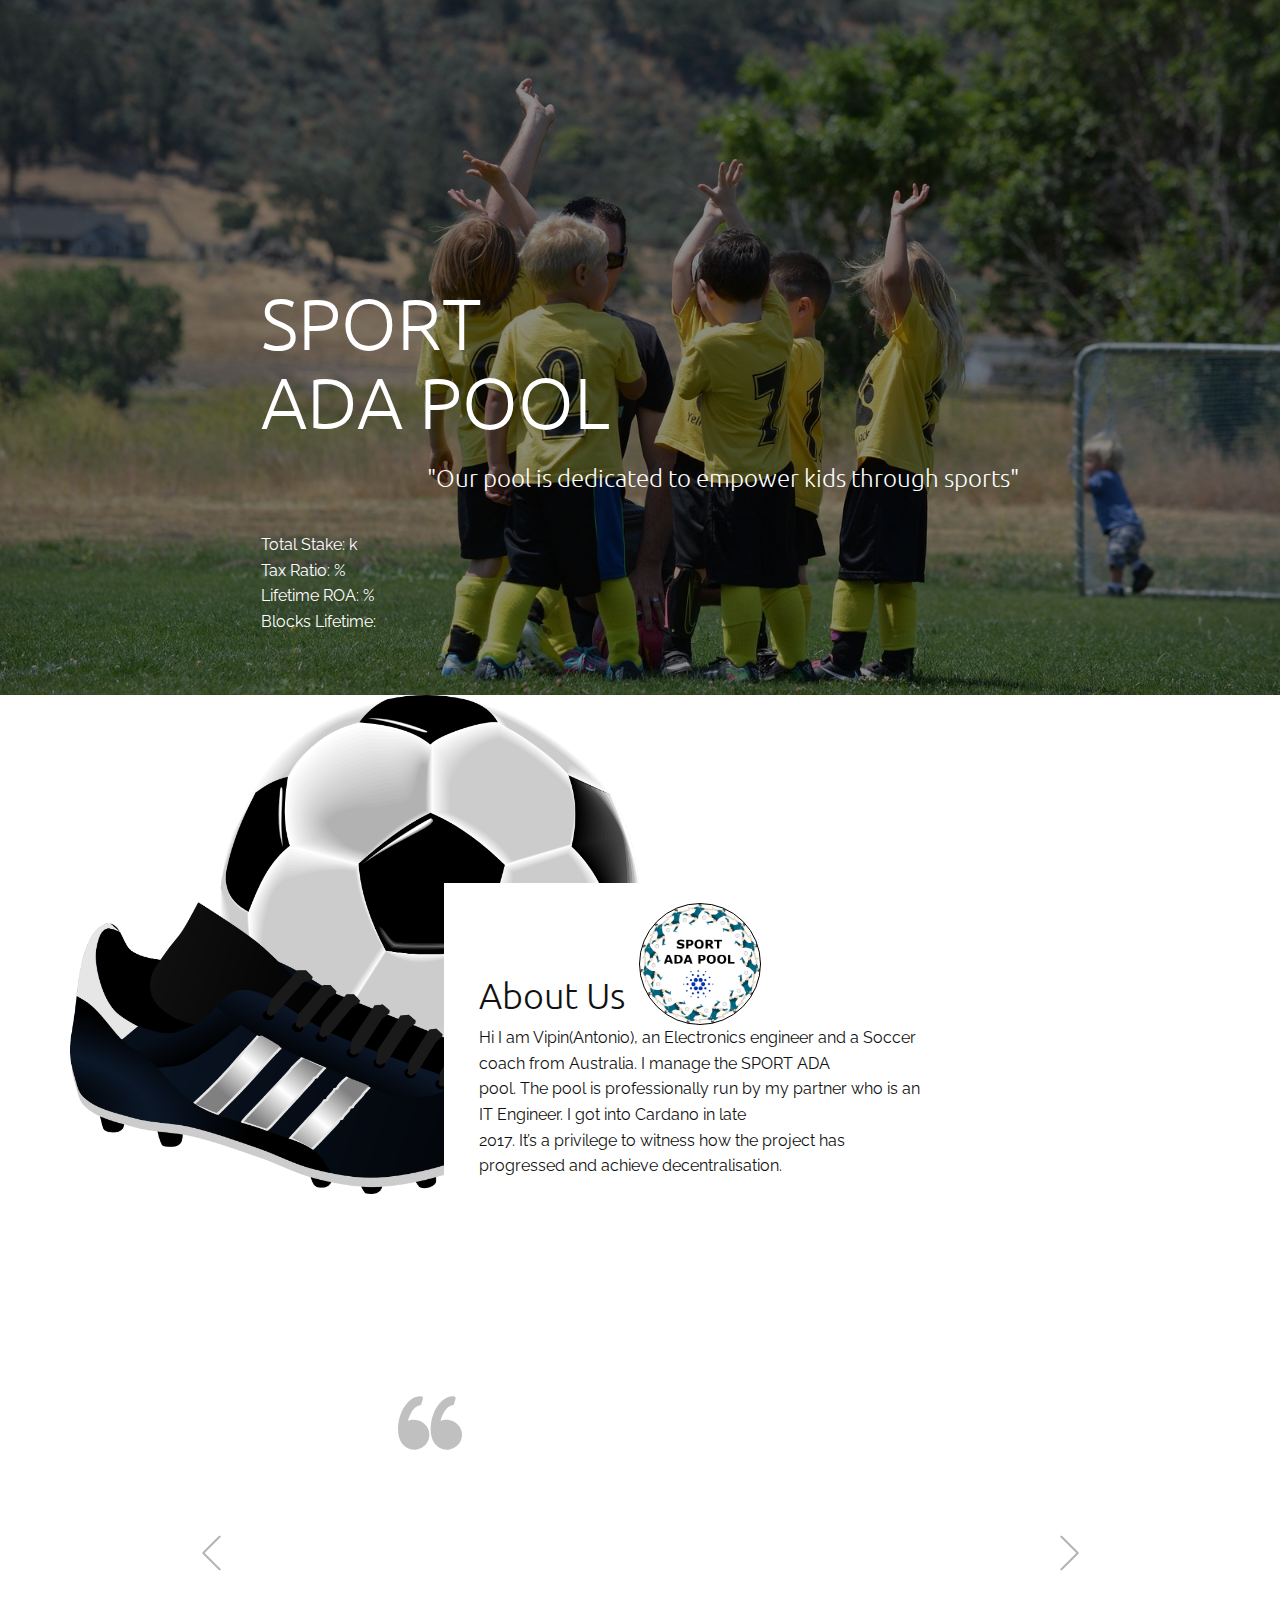
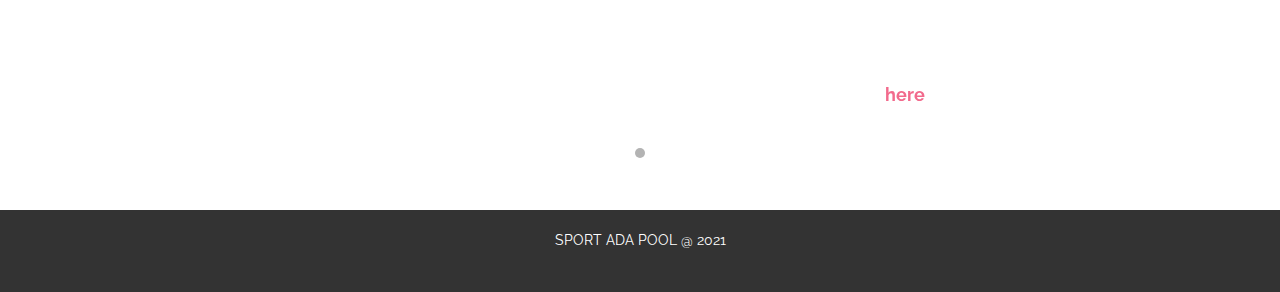
<file: index.html>
<!DOCTYPE html>
<html style="font-size: 16px;">
  <head>
    <meta name="viewport" content="width=device-width, initial-scale=1.0">
    <meta charset="utf-8">
    <meta name="keywords" content="About Us">
    <meta name="description" content="">
    <meta name="page_type" content="np-template-header-footer-from-plugin">
    <title>SPORT ADA POOL</title>
    <link rel="stylesheet" href="nicepage.css" media="screen">
<link rel="stylesheet" href="SPORT-ADA-POOL.css" media="screen">
    <script class="u-script" type="text/javascript" src="jquery.js" defer=""></script>
    <script class="u-script" type="text/javascript" src="nicepage.js" defer=""></script>
    <link rel="icon" href="images/favicon.jpg">
    
    <link id="u-theme-google-font" rel="stylesheet" href="https://fonts.googleapis.com/css?family=Ubuntu:300,300i,400,400i,500,500i,700,700i|Raleway:100,100i,200,200i,300,300i,400,400i,500,500i,600,600i,700,700i,800,800i,900,900i">
    
    
    
    
    <script type="application/ld+json">{
		"@context": "http://schema.org",
		"@type": "Organization",
		"name": "SPORT ADA POOL",
		"url": "index.html"
}</script>
    <meta property="og:title" content="SPORT ADA POOL">
    <meta property="og:type" content="website">
    <meta name="theme-color" content="#f26a8c">
    <link rel="canonical" href="index.html">
    <meta property="og:url" content="index.html">
  </head>
  <body data-home-page="SPORT-ADA-POOL.html" data-home-page-title="SPORT ADA POOL" class="u-body u-overlap u-overlap-contrast u-overlap-transparent"><header class="u-align-left u-clearfix u-header u-header" id="sec-177f"><div class="u-clearfix u-sheet u-sheet-1"></div></header>
    <section class="u-clearfix u-image u-shading u-section-1" src="" data-image-width="1600" data-image-height="1067" id="sec-138b">
      <div class="u-clearfix u-sheet u-sheet-1">
        <div class="u-container-style u-expanded-width-md u-expanded-width-sm u-expanded-width-xs u-group u-group-1">
          <div class="u-container-layout u-container-layout-1">
            <h1 class="u-align-left u-heading-font u-text u-title u-text-1">SPORT<br>ADA POOL
            </h1>
            <h4 class="u-align-left-md u-align-left-sm u-align-left-xs u-align-right-lg u-align-right-xl u-text u-text-2">"Our pool is dedicated to empower kids through sports"</h4>
            <div class="u-clearfix u-custom-html u-custom-html-1">
              <script src="https://ajax.googleapis.com/ajax/libs/jquery/3.4.1/jquery.min.js"></script>
              <script> $.getJSON('https://js.adapools.org/pools/9fa36f8ef20fb222a4cc159c14d8ba3375ea2b83093859cf006b8b19/summary.json', function(data) { 
$.each( data.data, function( i, val ) { 
		a=new Array('tax_fix','pledge','total_stake');
		if(a.includes(i))  val=Math.round(parseInt(val)/1000000000);
		if(i=='blocks_lifetime') val=parseInt(val) + parseInt(data.data.blocks_epoch);
		$('#9fa36f8ef20fb222a4cc159c14d8ba3375ea2b83093859cf006b8b19_'+i).html(val).text();   
}); 
		}); </script> Total Stake: <span id="9fa36f8ef20fb222a4cc159c14d8ba3375ea2b83093859cf006b8b19_total_stake"></span> k<br> Tax Ratio: <span id="9fa36f8ef20fb222a4cc159c14d8ba3375ea2b83093859cf006b8b19_tax_ratio"></span>%<br> Lifetime ROA: <span id="9fa36f8ef20fb222a4cc159c14d8ba3375ea2b83093859cf006b8b19_roa_lifetime"></span>%<br> Blocks Lifetime: <span id="9fa36f8ef20fb222a4cc159c14d8ba3375ea2b83093859cf006b8b19_blocks_lifetime"></span>
              <br>
            </div>
          </div>
        </div>
      </div>
    </section>
    <section class="u-clearfix u-section-2" id="sec-ba29">
      <div class="u-clearfix u-sheet u-sheet-1">
        <img src="images/soccer-155947.png" alt="" class="u-image u-image-default u-image-1" data-image-width="1920" data-image-height="1681">
        <div class="u-clearfix u-gutter-10 u-layout-wrap u-layout-wrap-1">
          <div class="u-layout">
            <div class="u-layout-row">
              <div class="u-container-style u-layout-cell u-right-cell u-size-60 u-layout-cell-1">
                <div class="u-container-layout u-container-layout-1">
                  <div class="u-container-style u-group u-white u-group-1">
                    <div class="u-container-layout u-container-layout-2">
                      <h2 class="u-text u-text-1">About Us</h2>
                      <div alt="" class="u-border-1 u-border-black u-image u-image-circle u-image-2" data-image-width="680" data-image-height="678"></div>
                      <p class="u-text u-text-2">Hi I am Vipin(Antonio), an Electronics engineer and a Soccer coach from Australia. I manage the SPORT ADA<br>pool. The pool is professionally run by my partner who is an IT Engineer. I got into Cardano in late<br>2017. It’s a privilege to witness how the project has progressed and achieve decentralisation.
                      </p>
                    </div>
                  </div>
                </div>
              </div>
            </div>
          </div>
        </div>
      </div>
    </section>
    <section class="skrollable u-align-left u-clearfix u-image u-parallax u-shading u-section-3" id="sec-13fc">
      <div class="u-clearfix u-sheet u-valign-middle-xl u-sheet-1">
        <div id="carousel-82ff" data-interval="5000" data-u-ride="carousel" class="u-carousel u-expanded-width-lg u-expanded-width-md u-expanded-width-sm u-expanded-width-xs u-slider u-slider-1">
          <ol class="u-absolute-hcenter u-carousel-indicators u-carousel-indicators-1">
            <li data-u-target="#carousel-82ff" class="u-active u-grey-30 u-shape-circle" data-u-slide-to="0" style="width: 10px; height: 10px;"></li>
          </ol>
          <div class="u-carousel-inner" role="listbox">
            <div class="u-active u-carousel-item u-container-style u-slide">
              <div class="u-container-layout u-container-layout-1"><span class="u-icon u-icon-circle u-text-grey-25 u-icon-1">
              <svg class="u-svg-link" preserveAspectRatio="xMidYMin slice" viewBox="0 0 95.333 95.332" style=""><use xmlns:xlink="http://www.w3.org/1999/xlink" xlink:href="#svg-3f56"></use></svg>
              <svg xmlns="http://www.w3.org/2000/svg" xmlns:xlink="http://www.w3.org/1999/xlink" version="1.1" xml:space="preserve" class="u-svg-content" viewBox="0 0 95.333 95.332" x="0px" y="0px" id="svg-3f56" style="enable-background:new 0 0 95.333 95.332;"><g><g><path d="M30.512,43.939c-2.348-0.676-4.696-1.019-6.98-1.019c-3.527,0-6.47,0.806-8.752,1.793    c2.2-8.054,7.485-21.951,18.013-23.516c0.975-0.145,1.774-0.85,2.04-1.799l2.301-8.23c0.194-0.696,0.079-1.441-0.318-2.045    s-1.035-1.007-1.75-1.105c-0.777-0.106-1.569-0.16-2.354-0.16c-12.637,0-25.152,13.19-30.433,32.076    c-3.1,11.08-4.009,27.738,3.627,38.223c4.273,5.867,10.507,9,18.529,9.313c0.033,0.001,0.065,0.002,0.098,0.002    c9.898,0,18.675-6.666,21.345-16.209c1.595-5.705,0.874-11.688-2.032-16.851C40.971,49.307,36.236,45.586,30.512,43.939z"></path><path d="M92.471,54.413c-2.875-5.106-7.61-8.827-13.334-10.474c-2.348-0.676-4.696-1.019-6.979-1.019    c-3.527,0-6.471,0.806-8.753,1.793c2.2-8.054,7.485-21.951,18.014-23.516c0.975-0.145,1.773-0.85,2.04-1.799l2.301-8.23    c0.194-0.696,0.079-1.441-0.318-2.045c-0.396-0.604-1.034-1.007-1.75-1.105c-0.776-0.106-1.568-0.16-2.354-0.16    c-12.637,0-25.152,13.19-30.434,32.076c-3.099,11.08-4.008,27.738,3.629,38.225c4.272,5.866,10.507,9,18.528,9.312    c0.033,0.001,0.065,0.002,0.099,0.002c9.897,0,18.675-6.666,21.345-16.209C96.098,65.559,95.376,59.575,92.471,54.413z"></path>
</g>
</g></svg>
            </span>
                <h3 class="u-text u-text-white u-text-1"><b>Our message</b>
                </h3>
                <p class="u-align-center u-large-text u-text u-text-variant u-text-white u-text-2"><b>I volunteer in my community coaching Soccer to under 12 and 16 kids. We believe SPORT is a great medium to empower the younger generation. It transcends the barriers of culture, language and gender. Research has proven that kids who participate in team sports are less likely to get mental health and substance abuse issues when they become adults. I am a UNICEF Global Parent (Supporter ID: 382564) and donate to support children around the globe. A portion of the profits from the pool will be used for this cause.&nbsp; If you would like to be a Global Parent with UNICEF and create a positive impact on kids around the globe pls join <a href="https://www.unicef.org.au/donate/donate-monthly" class="u-active-none u-border-none u-btn u-button-link u-button-style u-hover-none u-none u-text-palette-1-base u-btn-1" target="_blank">here</a>.</b>
                </p>
              </div>
            </div>
          </div>
          <a class="u-absolute-vcenter u-carousel-control u-carousel-control-prev u-text-grey-30 u-carousel-control-1" href="#carousel-82ff" role="button" data-u-slide="prev">
            <span aria-hidden="true">
              <svg viewBox="0 0 477.175 477.175"><path d="M145.188,238.575l215.5-215.5c5.3-5.3,5.3-13.8,0-19.1s-13.8-5.3-19.1,0l-225.1,225.1c-5.3,5.3-5.3,13.8,0,19.1l225.1,225
                    c2.6,2.6,6.1,4,9.5,4s6.9-1.3,9.5-4c5.3-5.3,5.3-13.8,0-19.1L145.188,238.575z"></path></svg>
            </span>
            <span class="sr-only">+Previous</span>
          </a>
          <a class="u-absolute-vcenter u-carousel-control u-carousel-control-next u-text-grey-30 u-carousel-control-2" href="#carousel-82ff" role="button" data-u-slide="next">
            <span aria-hidden="true">
              <svg viewBox="0 0 477.175 477.175"><path d="M360.731,229.075l-225.1-225.1c-5.3-5.3-13.8-5.3-19.1,0s-5.3,13.8,0,19.1l215.5,215.5l-215.5,215.5
                    c-5.3,5.3-5.3,13.8,0,19.1c2.6,2.6,6.1,4,9.5,4c3.4,0,6.9-1.3,9.5-4l225.1-225.1C365.931,242.875,365.931,234.275,360.731,229.075z"></path></svg>
            </span>
            <span class="sr-only">+Next</span>
          </a>
        </div>
      </div>
    </section>
    
    
    <footer class="u-align-center u-clearfix u-footer u-grey-80 u-footer" id="sec-0db4"><div class="u-clearfix u-sheet u-sheet-1">
        <p class="u-small-text u-text u-text-variant u-text-1">SPORT ADA POOL @ 2021</p>
      </div></footer>
  </body>
</html>
</file>
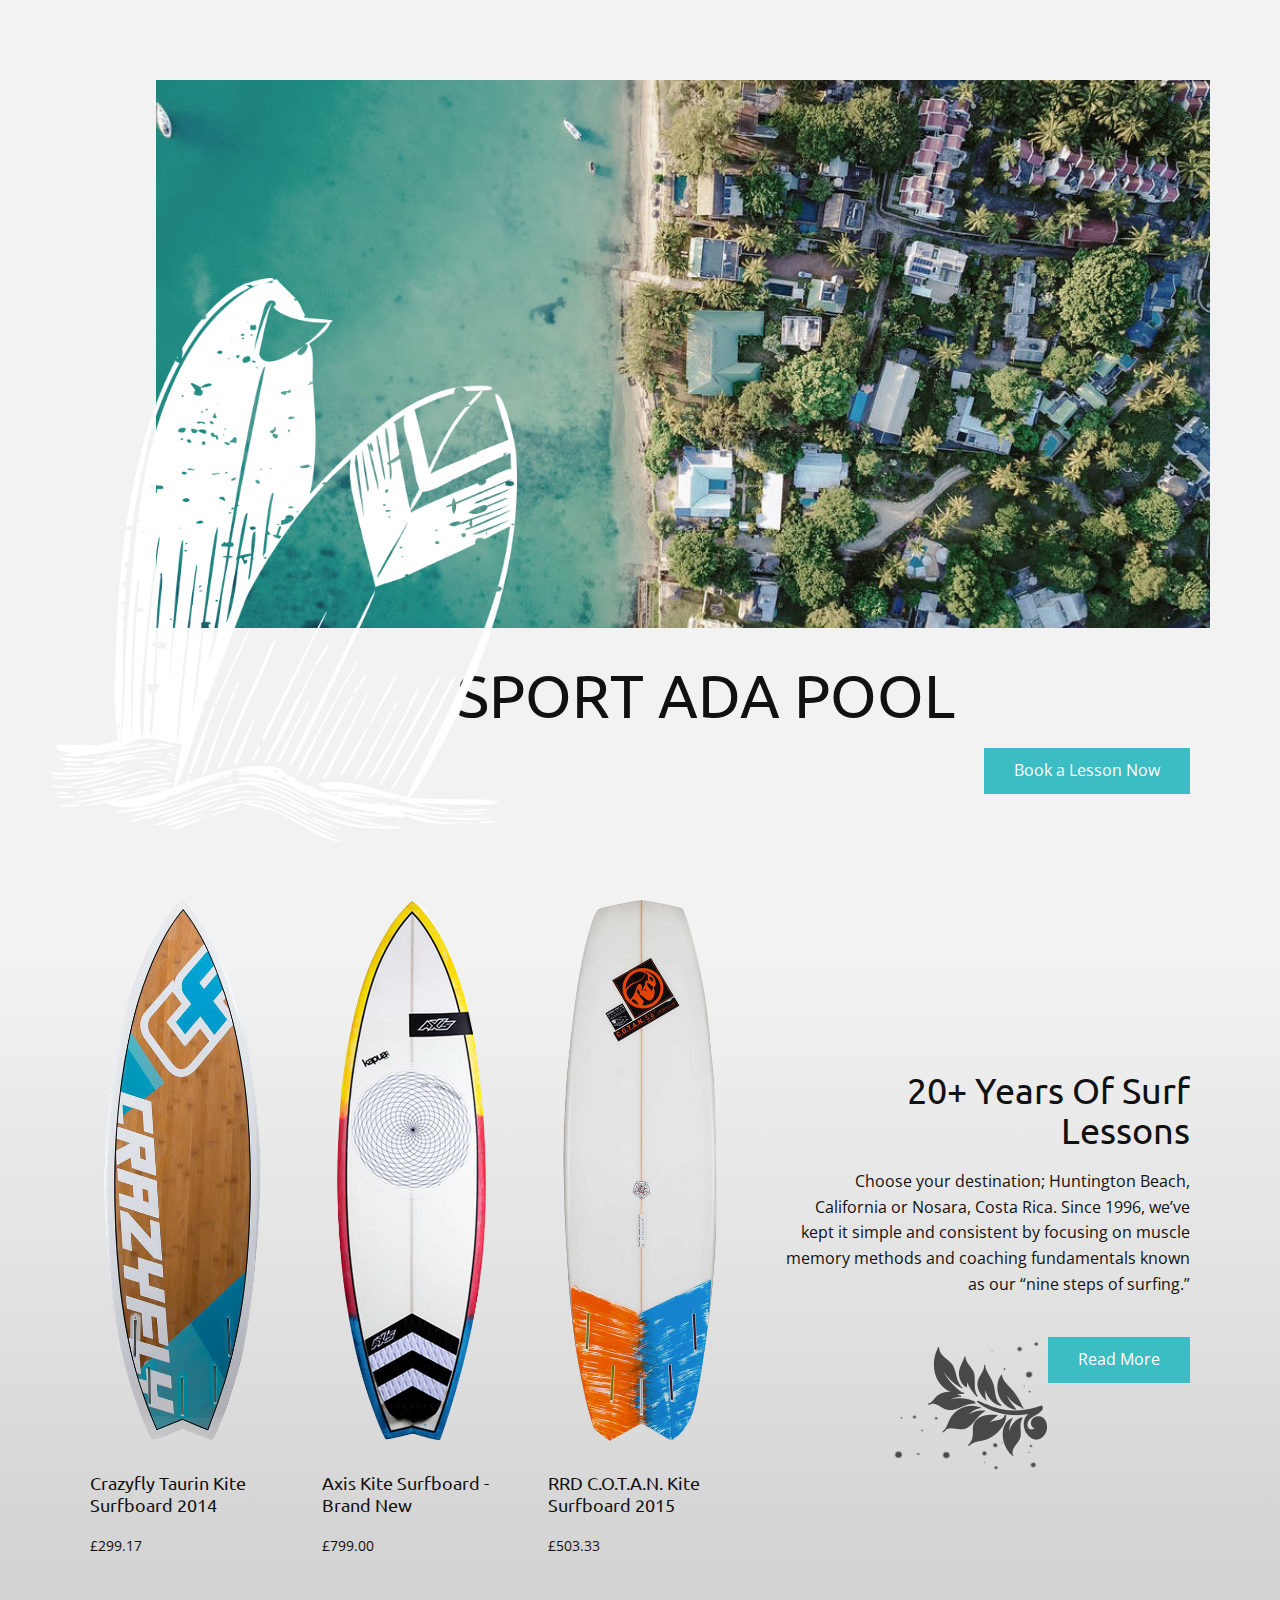
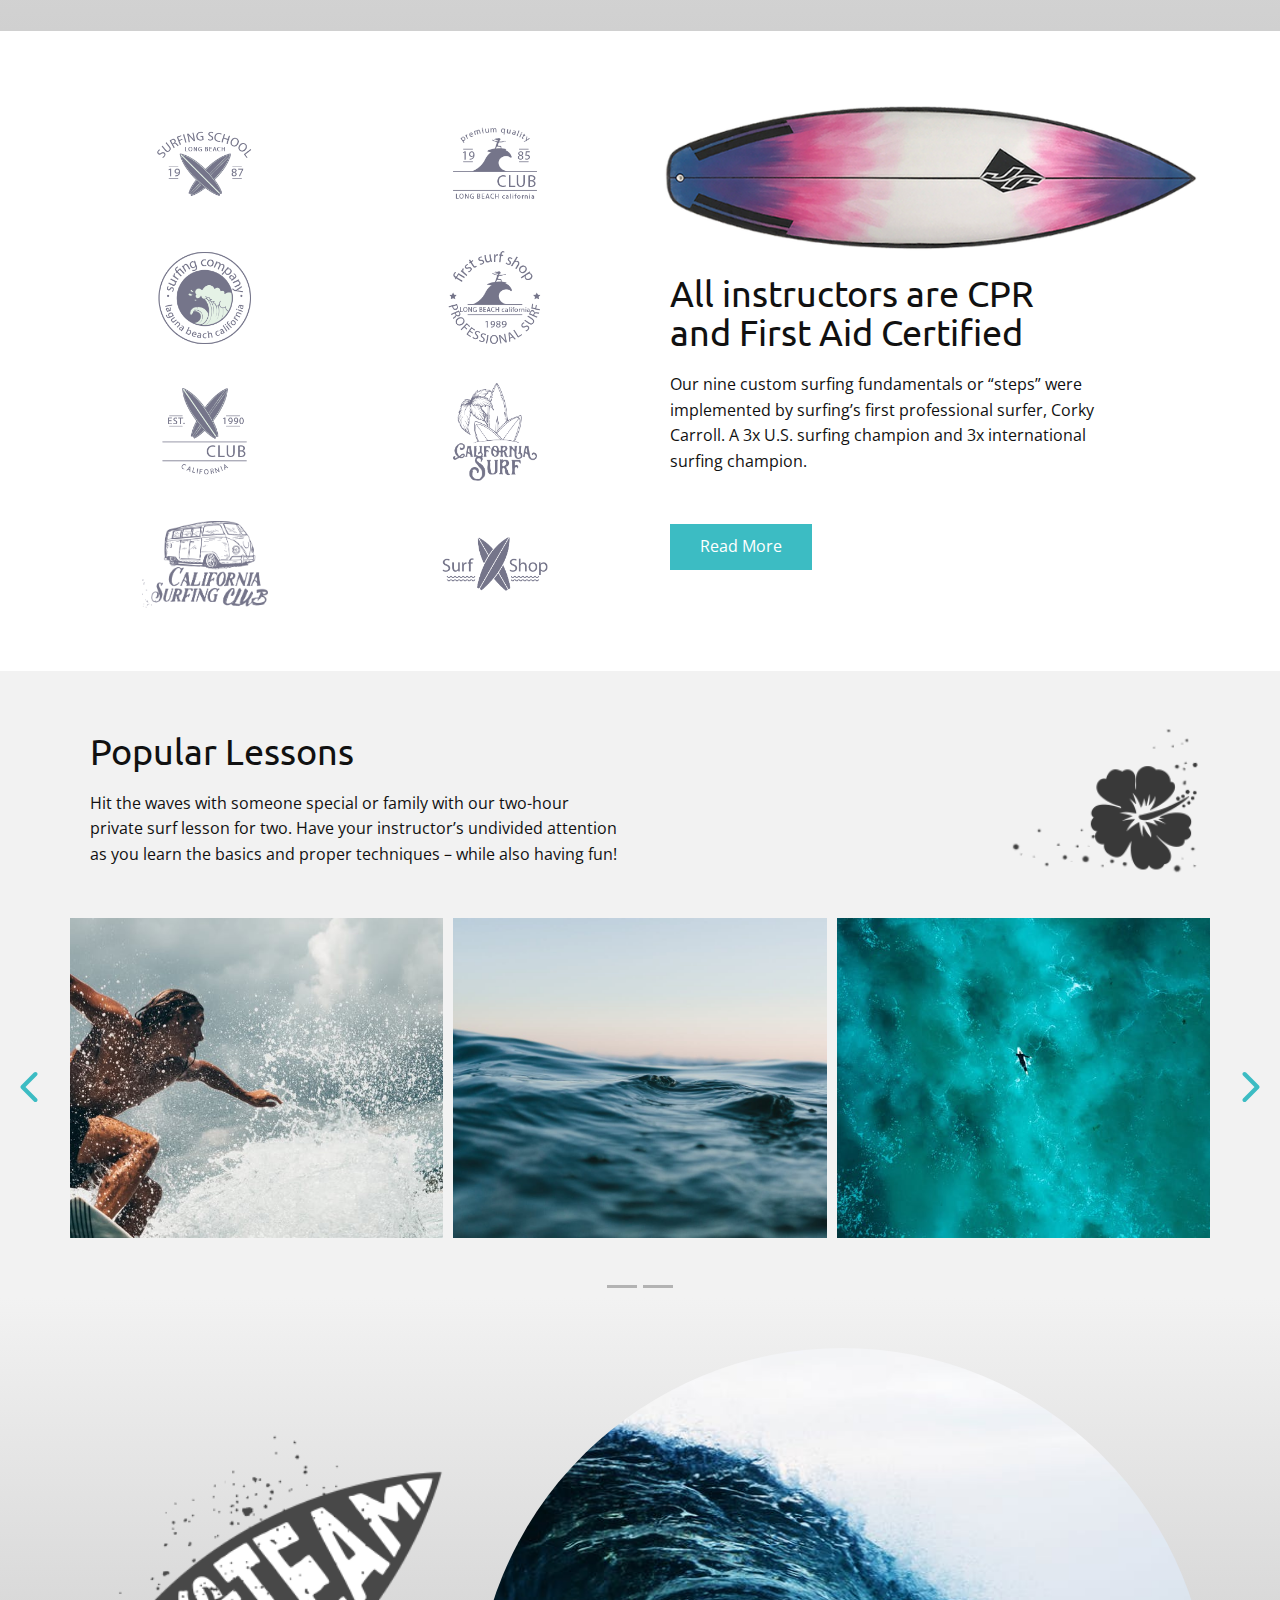
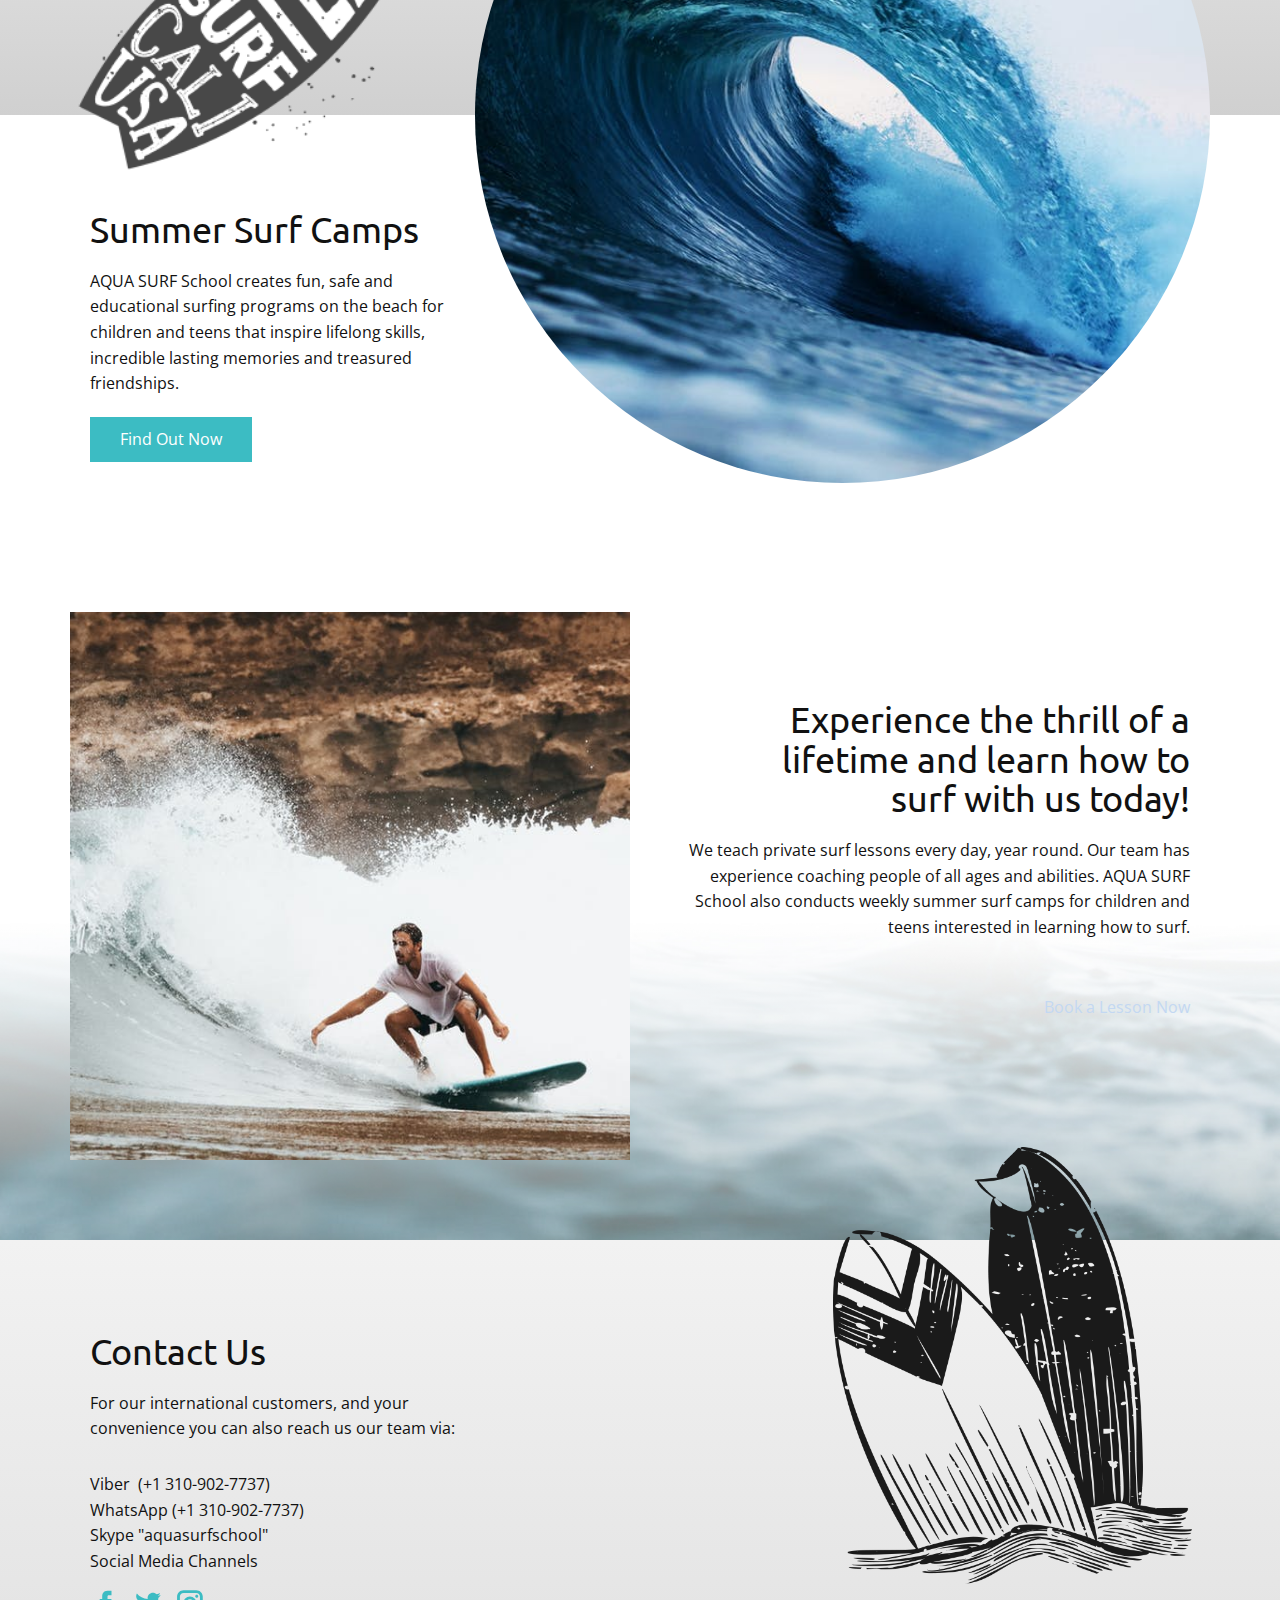
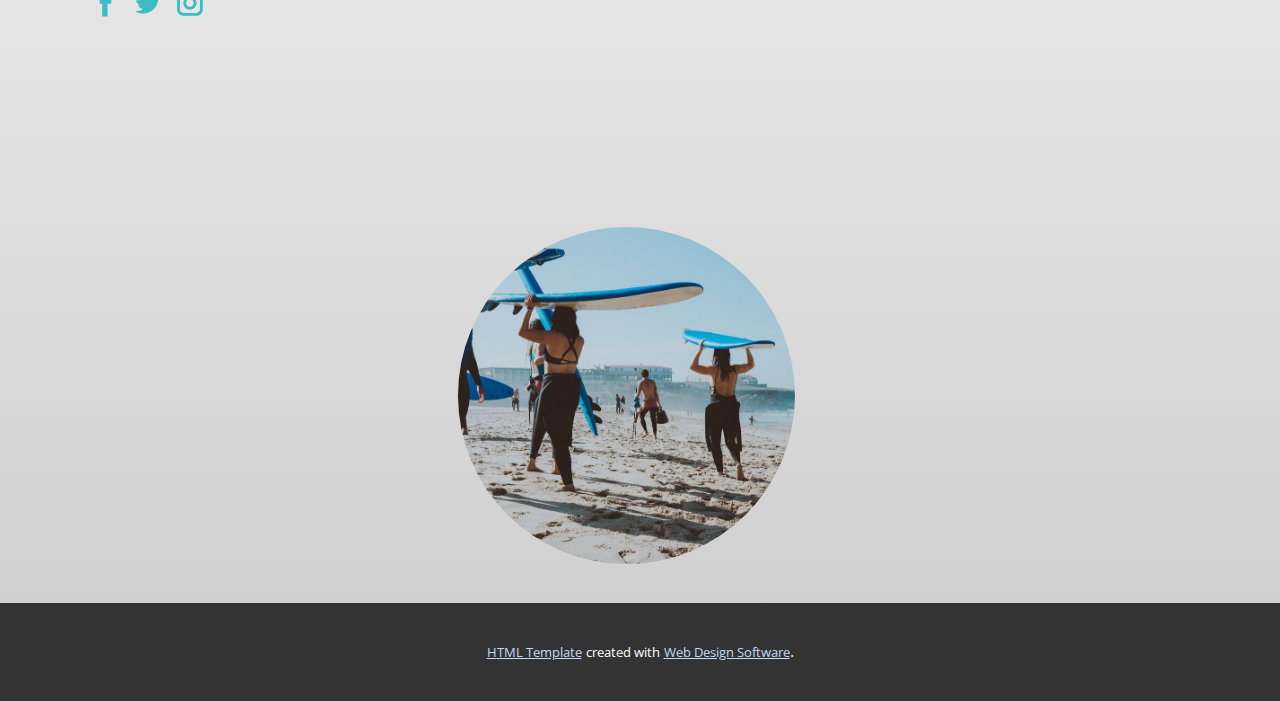
<file: sportadapool/index.html>
<!DOCTYPE html>
<html style="font-size: 16px;">
  <head>
    <meta name="viewport" content="width=device-width, initial-scale=1.0">
    <meta charset="utf-8">
    <meta name="keywords" content="Surf Lessons at The Legendary Pleasure Point, 20+ Years Of Surf Lessons, All instructors are CPR and First Aid Certified, Popular Lessons, Summer Surf Camps, Experience the thrill of a lifetime and learn how to surf with us today!, Contact Us">
    <meta name="description" content="">
    <meta name="page_type" content="np-template-header-footer-from-plugin">
    <title>Page 1</title>
    <link rel="stylesheet" href="nicepage.css" media="screen">
<link rel="stylesheet" href="Page-1.css" media="screen">
    <script class="u-script" type="text/javascript" src="jquery.js" defer=""></script>
    <script class="u-script" type="text/javascript" src="nicepage.js" defer=""></script>
    <meta name="generator" content="Nicepage 3.3.3, nicepage.com">
    
    
    <link id="u-theme-google-font" rel="stylesheet" href="https://fonts.googleapis.com/css?family=Roboto:100,100i,300,300i,400,400i,500,500i,700,700i,900,900i|Open+Sans:300,300i,400,400i,600,600i,700,700i,800,800i">
    <link id="u-page-google-font" rel="stylesheet" href="https://fonts.googleapis.com/css?family=Ubuntu:300,300i,400,400i,500,500i,700,700i">
    
    
    
    
    
    
    
    
    <script type="application/ld+json">{
		"@context": "http://schema.org",
		"@type": "Organization",
		"name": "sportadapool",
		"url": "index.html"
}</script>
    <meta property="og:title" content="Page 1">
    <meta property="og:type" content="website">
    <meta name="theme-color" content="#73a3de">
    <link rel="canonical" href="index.html">
    <meta property="og:url" content="index.html">
  </head>
  <body data-home-page="Page-1.html" data-home-page-title="Page 1" class="u-body"> 
    <section class="u-clearfix u-palette-5-light-3 u-section-1" id="sec-9234">
      <div class="u-clearfix u-sheet u-sheet-1">
        <img src="images/pexelsphoto417351.jpeg" alt="" class="u-expanded-width-sm u-expanded-width-xs u-image u-image-default u-image-1">
        <div class="u-container-style u-group u-group-1">
          <div class="u-container-layout u-container-layout-1">
            <h1 class="u-custom-font u-font-ubuntu u-text u-title u-text-1">SPORT ADA POOL</h1>
            <a href="https://nicepage.com/html-templates" class="u-btn u-button-style u-palette-3-base u-btn-1">Book a Lesson Now</a>
          </div>
        </div>
      </div>
      <img src="images/surf5.png" alt="" class="u-image u-image-contain u-image-default u-image-2" data-image-width="588" data-image-height="714">
    </section>
    <section class="u-clearfix u-gradient u-section-2" id="sec-2e6b">
      <div class="u-clearfix u-sheet u-sheet-1">
        <div class="u-clearfix u-expanded-width-lg u-expanded-width-md u-expanded-width-xl u-gutter-20 u-layout-wrap u-layout-wrap-1">
          <div class="u-layout">
            <div class="u-layout-row">
              <div class="u-align-center-sm u-align-center-xs u-container-style u-expand-resize u-layout-cell u-left-cell u-size-12 u-size-30-md u-layout-cell-1">
                <div class="u-container-layout u-container-layout-1">
                  <img class="u-image u-image-contain u-image-1" src="images/crazyfly14taurin58surfcutoutzoom.png">
                  <h4 class="u-align-left-lg u-align-left-md u-align-left-xl u-custom-font u-font-ubuntu u-text u-text-1">Crazyfly Taurin Kite Surfboard 2014</h4>
                  <p class="u-align-left-lg u-align-left-md u-align-left-xl u-text u-text-2">£299.17</p>
                </div>
              </div>
              <div class="u-align-center-sm u-align-center-xs u-container-style u-layout-cell u-size-12 u-size-30-md u-layout-cell-2">
                <div class="u-container-layout u-container-layout-2">
                  <img class="u-image u-image-contain u-image-2" src="images/axis2016kapuasurfboardcutoutzoom.png">
                  <h4 class="u-custom-font u-font-ubuntu u-text u-text-3">Axis Kite Surfboard - Brand New</h4>
                  <p class="u-text u-text-4">£799.00</p>
                </div>
              </div>
              <div class="u-align-center-sm u-align-center-xs u-container-style u-layout-cell u-size-12 u-size-30-md u-layout-cell-3">
                <div class="u-container-layout u-container-layout-3">
                  <img class="u-image u-image-contain u-image-3" src="images/rrdcotankitesurfboard2015alt3zoom.png">
                  <h4 class="u-custom-font u-font-ubuntu u-text u-text-5">RRD C.O.T.A.N. Kite Surfboard 2015</h4>
                  <p class="u-align-left-lg u-align-left-md u-align-left-xl u-text u-text-6">£503.33</p>
                </div>
              </div>
              <div class="u-align-right u-container-style u-layout-cell u-right-cell u-size-24 u-size-30-md u-layout-cell-4">
                <div class="u-container-layout u-container-layout-4">
                  <h2 class="u-custom-font u-font-ubuntu u-text u-text-7">20+ Years Of Surf Lessons</h2>
                  <p class="u-text u-text-8">Choose your destination; Huntington Beach, California or Nosara, Costa Rica. Since 1996, we’ve kept it simple and consistent by focusing on muscle memory methods and coaching fundamentals known as our “nine steps of surfing.”</p>
                  <img src="images/Untitled5.png" alt="" class="u-image u-image-contain u-image-default u-image-4" data-image-width="171" data-image-height="154">
                  <a href="https://nicepage.com" class="u-btn u-button-style u-palette-3-base u-btn-1">Read More</a>
                </div>
              </div>
            </div>
          </div>
        </div>
      </div>
    </section>
    <section class="u-clearfix u-section-3" id="sec-24c1">
      <div class="u-clearfix u-sheet u-sheet-1">
        <div class="u-clearfix u-expanded-width u-gutter-20 u-layout-wrap u-layout-wrap-1">
          <div class="u-layout">
            <div class="u-layout-row">
              <div class="u-size-30 u-size-60-md">
                <div class="u-layout-col">
                  <div class="u-size-15">
                    <div class="u-layout-row">
                      <div class="u-container-style u-expand-resize u-layout-cell u-left-cell u-size-30 u-layout-cell-1">
                        <div class="u-container-layout">
                          <img class="u-image u-image-contain u-opacity u-opacity-60 u-image-1" src="images/8.png">
                        </div>
                      </div>
                      <div class="u-container-style u-layout-cell u-size-30 u-layout-cell-2">
                        <div class="u-container-layout">
                          <img class="u-image u-image-contain u-opacity u-opacity-60 u-image-2" src="images/9.png">
                        </div>
                      </div>
                    </div>
                  </div>
                  <div class="u-size-15">
                    <div class="u-layout-row">
                      <div class="u-container-style u-layout-cell u-left-cell u-size-30 u-layout-cell-3">
                        <div class="u-container-layout">
                          <img class="u-image u-image-contain u-opacity u-opacity-60 u-image-3" src="images/11.png">
                        </div>
                      </div>
                      <div class="u-container-style u-layout-cell u-size-30 u-layout-cell-4">
                        <div class="u-container-layout">
                          <img class="u-image u-image-contain u-opacity u-opacity-60 u-image-4" src="images/12.png">
                        </div>
                      </div>
                    </div>
                  </div>
                  <div class="u-size-15">
                    <div class="u-layout-row">
                      <div class="u-container-style u-layout-cell u-left-cell u-size-30 u-layout-cell-5">
                        <div class="u-container-layout">
                          <img class="u-image u-image-contain u-opacity u-opacity-60 u-image-5" src="images/10.png">
                        </div>
                      </div>
                      <div class="u-container-style u-layout-cell u-size-30 u-layout-cell-6">
                        <div class="u-container-layout">
                          <img class="u-image u-image-contain u-opacity u-opacity-60 u-image-6" src="images/surf4.png">
                        </div>
                      </div>
                    </div>
                  </div>
                  <div class="u-size-15">
                    <div class="u-layout-row">
                      <div class="u-container-style u-layout-cell u-left-cell u-size-30 u-layout-cell-7">
                        <div class="u-container-layout">
                          <img class="u-image u-image-contain u-opacity u-opacity-60 u-image-7" src="images/surf3.png">
                        </div>
                      </div>
                      <div class="u-container-style u-layout-cell u-size-30 u-layout-cell-8">
                        <div class="u-container-layout">
                          <img class="u-image u-image-contain u-opacity u-opacity-60 u-image-8" src="images/surf2.png">
                        </div>
                      </div>
                    </div>
                  </div>
                </div>
              </div>
              <div class="u-size-30 u-size-60-md">
                <div class="u-layout-col">
                  <div class="u-container-style u-layout-cell u-right-cell u-size-60 u-layout-cell-9">
                    <div class="u-container-layout u-container-layout-9">
                      <img src="images/144365386658ae_362.png" alt="" class="u-expanded-width-sm u-expanded-width-xs u-image u-image-contain u-image-default u-image-9">
                      <h2 class="u-custom-font u-font-ubuntu u-text u-text-1">All instructors are CPR and First Aid Certified</h2>
                      <p class="u-text u-text-2">Our nine custom surfing fundamentals or “steps” were implemented by surfing’s first professional surfer, Corky Carroll. A 3x U.S. surfing champion and 3x international surfing champion.</p>
                      <a href="https://nicepage.com/website-templates" class="u-btn u-button-style u-palette-3-base u-btn-1">Read More</a>
                    </div>
                  </div>
                </div>
              </div>
            </div>
          </div>
        </div>
      </div>
    </section>
    <section class="u-carousel u-slide u-block-8474-1" id="carousel_fe9a" data-interval="5000" data-u-ride="carousel">
      <ol class="u-absolute-hcenter u-carousel-indicators u-block-8474-2">
        <li data-u-target="#carousel_fe9a" class="u-active u-grey-30" data-u-slide-to="0"></li>
        <li data-u-target="#carousel_fe9a" class="u-grey-30" data-u-slide-to="1"></li>
      </ol>
      <div class="u-carousel-inner" role="listbox">
        <div class="u-active u-carousel-item u-clearfix u-palette-5-base u-section-4-1">
          <div class="u-clearfix u-sheet u-sheet-1">
            <div class="u-container-style u-group u-group-1">
              <div class="u-container-layout u-container-layout-1">
                <h2 class="u-custom-font u-font-ubuntu u-text u-text-1">Popular Lessons</h2>
                <p class="u-text u-text-2">Hit the waves with someone special or family with our two-hour private surf lesson for two. Have your instructor’s undivided attention as you learn the basics and proper techniques – while also having fun!</p>
              </div>
            </div>
            <img src="images/Untitled4.png" alt="" class="u-image u-image-contain u-image-default u-image-1">
            <div class="u-clearfix u-expanded-width u-gutter-10 u-layout-wrap u-layout-wrap-1">
              <div class="u-layout">
                <div class="u-layout-row">
                  <div class="u-align-left u-container-style u-image u-layout-cell u-left-cell u-size-20 u-size-20-md u-image-2">
                    <div class="u-container-layout"></div>
                  </div>
                  <div class="u-align-left u-container-style u-image u-layout-cell u-size-20 u-size-20-md u-image-3">
                    <div class="u-container-layout"></div>
                  </div>
                  <div class="u-align-left u-container-style u-image u-layout-cell u-right-cell u-size-20 u-size-20-md u-image-4">
                    <div class="u-container-layout"></div>
                  </div>
                </div>
              </div>
            </div>
          </div>
        </div>
        <div class="u-carousel-item u-clearfix u-palette-5-base u-section-4-2">
          <div class="u-clearfix u-sheet u-sheet-1">
            <div class="u-clearfix u-expanded-width u-gutter-10 u-layout-wrap u-layout-wrap-1">
              <div class="u-layout">
                <div class="u-layout-row">
                  <div class="u-align-left u-container-style u-image u-layout-cell u-left-cell u-size-20 u-size-20-md u-image-1">
                    <div class="u-container-layout u-container-layout-1"></div>
                  </div>
                  <div class="u-align-left u-container-style u-image u-layout-cell u-size-20 u-size-20-md u-image-2">
                    <div class="u-container-layout u-container-layout-2"></div>
                  </div>
                  <div class="u-align-left u-container-style u-image u-layout-cell u-right-cell u-size-20 u-size-20-md u-image-3">
                    <div class="u-container-layout"></div>
                  </div>
                </div>
              </div>
            </div>
          </div>
        </div>
      </div>
      <a class="u-carousel-control u-carousel-control-prev u-text-palette-3-base u-block-8474-3" href="#carousel_fe9a" role="button" data-u-slide="prev">
        <span aria-hidden="true">
          <svg viewBox="0 0 451.847 451.847"><path d="M97.141,225.92c0-8.095,3.091-16.192,9.259-22.366L300.689,9.27c12.359-12.359,32.397-12.359,44.751,0
c12.354,12.354,12.354,32.388,0,44.748L173.525,225.92l171.903,171.909c12.354,12.354,12.354,32.391,0,44.744
c-12.354,12.365-32.386,12.365-44.745,0l-194.29-194.281C100.226,242.115,97.141,234.018,97.141,225.92z"></path></svg>
        </span>
        <span class="sr-only">
          <svg viewBox="0 0 451.847 451.847"><path d="M97.141,225.92c0-8.095,3.091-16.192,9.259-22.366L300.689,9.27c12.359-12.359,32.397-12.359,44.751,0
c12.354,12.354,12.354,32.388,0,44.748L173.525,225.92l171.903,171.909c12.354,12.354,12.354,32.391,0,44.744
c-12.354,12.365-32.386,12.365-44.745,0l-194.29-194.281C100.226,242.115,97.141,234.018,97.141,225.92z"></path></svg>
        </span>
      </a>
      <a class="u-carousel-control u-carousel-control-next u-text-palette-3-base u-block-8474-4" href="#carousel_fe9a" role="button" data-u-slide="next">
        <span aria-hidden="true">
          <svg viewBox="0 0 451.846 451.847"><path d="M345.441,248.292L151.154,442.573c-12.359,12.365-32.397,12.365-44.75,0c-12.354-12.354-12.354-32.391,0-44.744
L278.318,225.92L106.409,54.017c-12.354-12.359-12.354-32.394,0-44.748c12.354-12.359,32.391-12.359,44.75,0l194.287,194.284
c6.177,6.18,9.262,14.271,9.262,22.366C354.708,234.018,351.617,242.115,345.441,248.292z"></path></svg>
        </span>
        <span class="sr-only">
          <svg viewBox="0 0 451.846 451.847"><path d="M345.441,248.292L151.154,442.573c-12.359,12.365-32.397,12.365-44.75,0c-12.354-12.354-12.354-32.391,0-44.744
L278.318,225.92L106.409,54.017c-12.354-12.359-12.354-32.394,0-44.748c12.354-12.359,32.391-12.359,44.75,0l194.287,194.284
c6.177,6.18,9.262,14.271,9.262,22.366C354.708,234.018,351.617,242.115,345.441,248.292z"></path></svg>
        </span>
      </a>
    </section>
    <section class="u-clearfix u-section-5" id="carousel_2b0f">
      <div class="u-expanded-width u-gradient u-shape u-shape-rectangle u-shape-1"></div>
      <div class="u-clearfix u-sheet u-sheet-1">
        <div alt="" class="u-expanded-width-xs u-image u-image-circle u-image-1"></div>
        <div class="u-container-style u-expanded-width-sm u-expanded-width-xs u-group u-group-1">
          <div class="u-container-layout u-valign-bottom u-container-layout-1">
            <h2 class="u-custom-font u-font-ubuntu u-text u-text-1">
              <a href="https://www.aquasurf.com/surf-camps">Summer Surf C</a>amps
            </h2>
            <p class="u-text u-text-2">AQUA SURF School creates fun, safe and educational surfing programs on the beach for children and teens that inspire lifelong skills, incredible lasting memories and treasured friendships.</p>
            <a href="https://nicepage.com" class="u-btn u-button-style u-palette-3-base u-btn-1">Find Out Now</a>
          </div>
        </div>
        <img src="images/Untitled3.png" alt="" class="u-expanded-width-xs u-image u-image-contain u-image-default u-image-2" data-image-width="308" data-image-height="285">
      </div>
    </section>
    <section class="u-clearfix u-image u-shading u-section-6" id="sec-ab28">
      <div class="u-clearfix u-sheet u-sheet-1">
        <div class="u-clearfix u-expanded-width u-gutter-20 u-layout-wrap u-layout-wrap-1">
          <div class="u-layout">
            <div class="u-layout-row">
              <div class="u-container-style u-image u-layout-cell u-left-cell u-size-30 u-image-1">
                <div class="u-container-layout"></div>
              </div>
              <div class="u-align-right u-container-style u-layout-cell u-right-cell u-size-30 u-layout-cell-2">
                <div class="u-container-layout u-container-layout-2">
                  <h2 class="u-custom-font u-font-ubuntu u-text u-text-body-color u-text-1">Experience the thrill of a lifetime and learn how to surf with us today!</h2>
                  <p class="u-text u-text-body-color u-text-2">We teach private surf lessons every day, year round. Our team has experience coaching people of all ages and abilities. AQUA SURF School also conducts weekly summer surf camps for children and teens interested in learning
                                    how to surf. <br>
                  </p>
                  <a href="https://nicepage.com/Editor/Siteboard/#">Book a Lesson Now</a>
                  <br>
                </div>
              </div>
            </div>
          </div>
        </div>
      </div>
    </section>
    <section class="u-clearfix u-gradient u-section-7" id="sec-2eeb">
      <div class="u-clearfix u-sheet u-sheet-1">
        <div class="u-clearfix u-expanded-width u-layout-wrap u-layout-wrap-1">
          <div class="u-layout">
            <div class="u-layout-row">
              <div class="u-container-style u-layout-cell u-left-cell u-size-30 u-layout-cell-1">
                <div class="u-container-layout u-container-layout-1">
                  <h2 class="u-custom-font u-font-ubuntu u-text u-text-1">Contact Us</h2>
                  <p class="u-text u-text-2">For our international customers, and your convenience you can also reach us our team via:</p>
                  <p class="u-text u-text-3">Viber &nbsp;(+1 310-902-7737)<br>WhatsApp (+1 310-902-7737)<br>Skype "aquasurfschool"<br>Social Media Channels
                  </p>
                  <div class="u-social-icons u-spacing-10 u-text-palette-3-base u-social-icons-1">
                    <a class="u-social-url" target="_blank" href=""><span class="u-icon u-icon-circle u-social-facebook u-social-type-logo u-icon-1"><svg class="u-svg-link" preserveAspectRatio="xMidYMin slice" viewBox="0 0 112.2 112.2"><use xmlns:xlink="http://www.w3.org/1999/xlink" xlink:href="#svg-805e"></use></svg><svg x="0px" y="0px" viewBox="0 0 112.2 112.2" enable-background="new 0 0 112.2 112.2" xml:space="preserve" id="svg-805e" class="u-svg-content"><path d="M75.5,28.8H65.4c-1.5,0-4,0.9-4,4.3v9.4h13.9l-1.5,15.8H61.4v45.1H42.8V58.3h-8.8V42.4h8.8V32.2 c0-7.4,3.4-18.8,18.8-18.8h13.8v15.4H75.5z"></path></svg></span>
                    </a>
                    <a class="u-social-url" target="_blank" href=""><span class="u-icon u-icon-circle u-social-twitter u-social-type-logo u-icon-2"><svg class="u-svg-link" preserveAspectRatio="xMidYMin slice" viewBox="0 0 112.2 112.2"><use xmlns:xlink="http://www.w3.org/1999/xlink" xlink:href="#svg-ba18"></use></svg><svg x="0px" y="0px" viewBox="0 0 112.2 112.2" enable-background="new 0 0 112.2 112.2" xml:space="preserve" id="svg-ba18" class="u-svg-content"><path d="M92.2,38.2c0,0.8,0,1.6,0,2.3c0,24.3-18.6,52.4-52.6,52.4c-10.6,0.1-20.2-2.9-28.5-8.2 c1.4,0.2,2.9,0.2,4.4,0.2c8.7,0,16.7-2.9,23-7.9c-8.1-0.2-14.9-5.5-17.3-12.8c1.1,0.2,2.4,0.2,3.4,0.2c1.6,0,3.3-0.2,4.8-0.7 c-8.4-1.6-14.9-9.2-14.9-18c0-0.2,0-0.2,0-0.2c2.5,1.4,5.4,2.2,8.4,2.3c-5-3.3-8.3-8.9-8.3-15.4c0-3.4,1-6.5,2.5-9.2 c9.1,11.1,22.7,18.5,38,19.2c-0.2-1.4-0.4-2.8-0.4-4.3c0.1-10,8.3-18.2,18.5-18.2c5.4,0,10.1,2.2,13.5,5.7c4.3-0.8,8.1-2.3,11.7-4.5 c-1.4,4.3-4.3,7.9-8.1,10.1c3.7-0.4,7.3-1.4,10.6-2.9C98.9,32.3,95.7,35.5,92.2,38.2z"></path></svg></span>
                    </a>
                    <a class="u-social-url" target="_blank" href=""><span class="u-icon u-icon-circle u-social-instagram u-social-type-logo u-icon-3"><svg class="u-svg-link" preserveAspectRatio="xMidYMin slice" viewBox="0 0 112.2 112.2"><use xmlns:xlink="http://www.w3.org/1999/xlink" xlink:href="#svg-881b"></use></svg><svg x="0px" y="0px" viewBox="0 0 112.2 112.2" enable-background="new 0 0 112.2 112.2" xml:space="preserve" id="svg-881b" class="u-svg-content"><path d="M55.9,32.9c-12.8,0-23.2,10.4-23.2,23.2s10.4,23.2,23.2,23.2s23.2-10.4,23.2-23.2S68.7,32.9,55.9,32.9z M55.9,69.4c-7.4,0-13.3-6-13.3-13.3c-0.1-7.4,6-13.3,13.3-13.3s13.3,6,13.3,13.3C69.3,63.5,63.3,69.4,55.9,69.4z"></path><path d="M79.7,26.8c-3,0-5.4,2.5-5.4,5.4s2.5,5.4,5.4,5.4c3,0,5.4-2.5,5.4-5.4S82.7,26.8,79.7,26.8z"></path><path d="M78.2,11H33.5C21,11,10.8,21.3,10.8,33.7v44.7c0,12.6,10.2,22.8,22.7,22.8h44.7c12.6,0,22.7-10.2,22.7-22.7 V33.7C100.8,21.1,90.6,11,78.2,11z M91,78.4c0,7.1-5.8,12.8-12.8,12.8H33.5c-7.1,0-12.8-5.8-12.8-12.8V33.7 c0-7.1,5.8-12.8,12.8-12.8h44.7c7.1,0,12.8,5.8,12.8,12.8V78.4z"></path></svg></span>
                    </a>
                  </div>
                </div>
              </div>
              <div class="u-container-style u-expand-resize u-layout-cell u-right-cell u-size-30 u-layout-cell-2">
                <div class="u-container-layout">
                  <img class="u-flip-horizontal u-image u-image-contain u-image-1" src="images/surf.png">
                  <div alt="" class="u-image u-image-circle u-image-2"></div>
                </div>
              </div>
            </div>
          </div>
        </div>
      </div>
    </section>
    
    
    
    <section class="u-backlink u-clearfix u-grey-80">
      <a class="u-link" href="https://nicepage.com/html-templates" target="_blank">
        <span>HTML Template</span>
      </a>
      <p class="u-text">
        <span>created with</span>
      </p>
      <a class="u-link" href="https://nicepage.com/" target="_blank">
        <span>Web Design Software</span>
      </a>. 
    </section>
  </body>
</html>
</file>
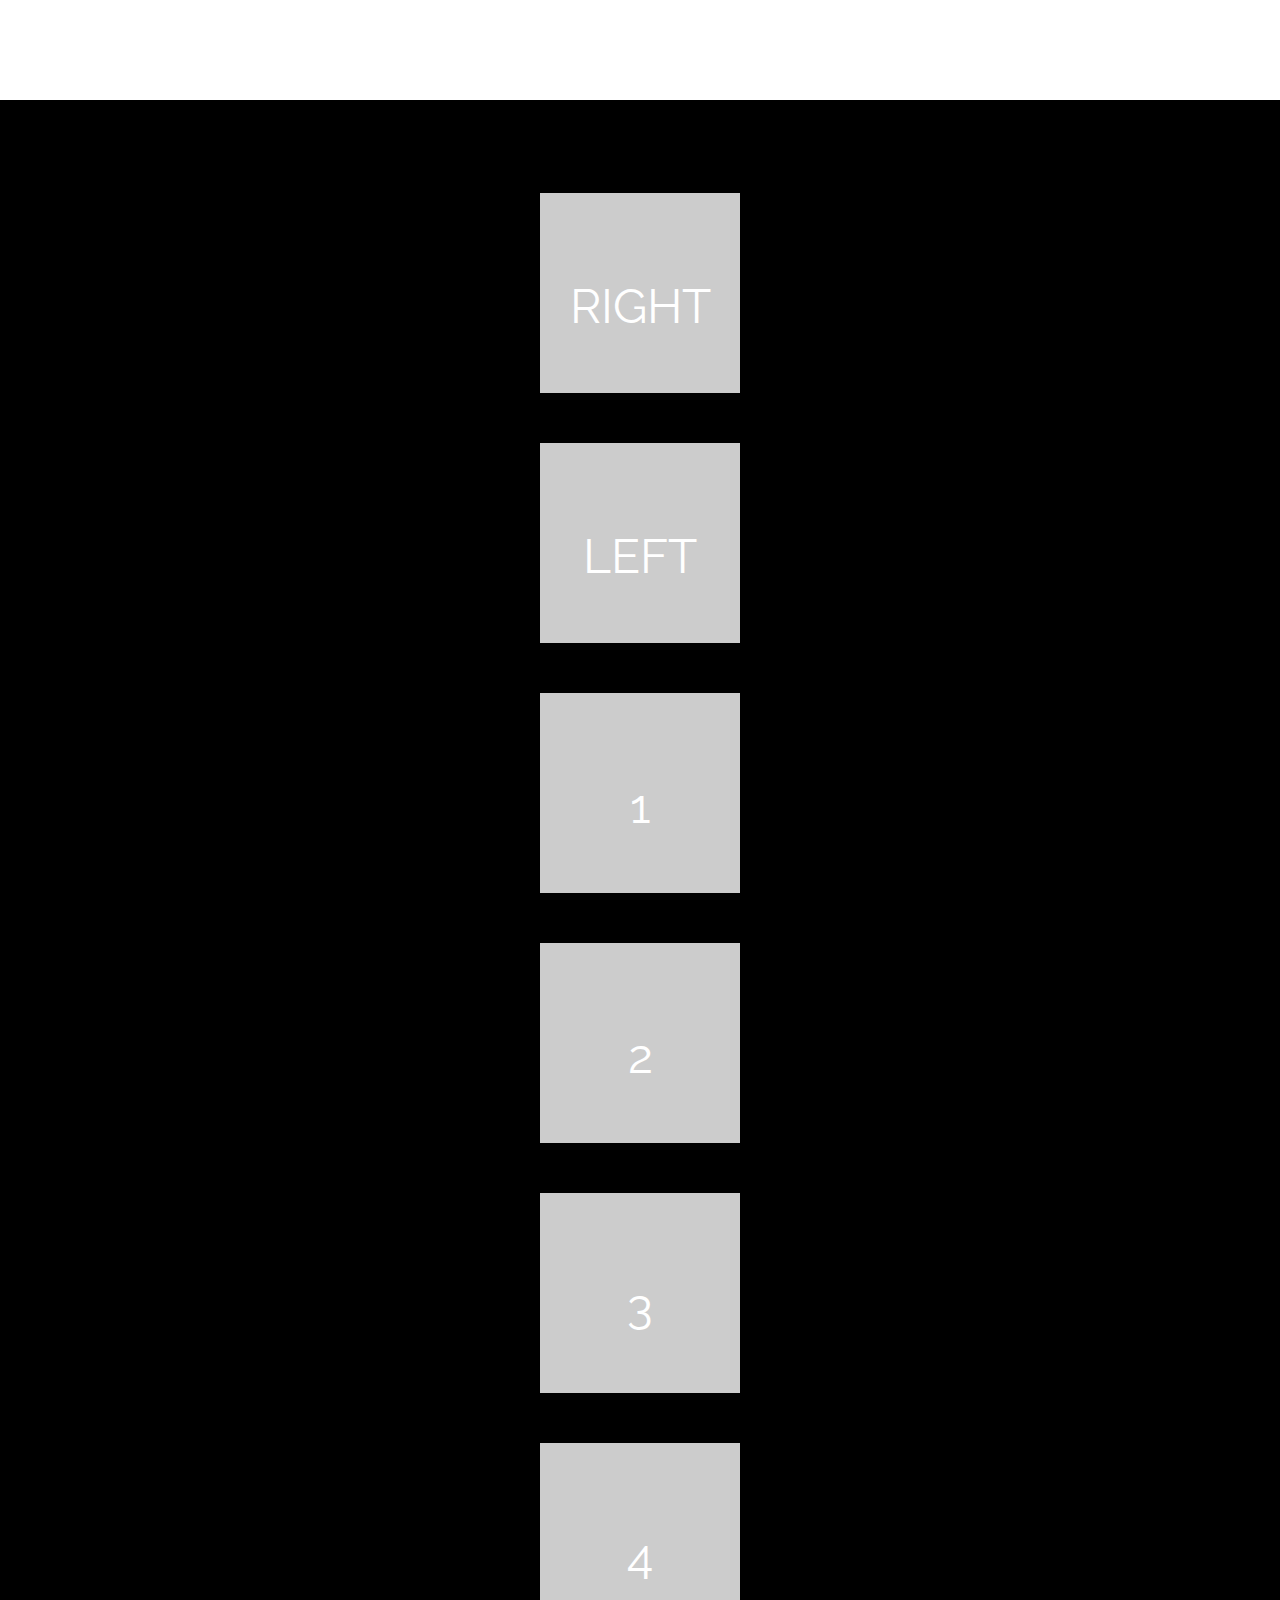
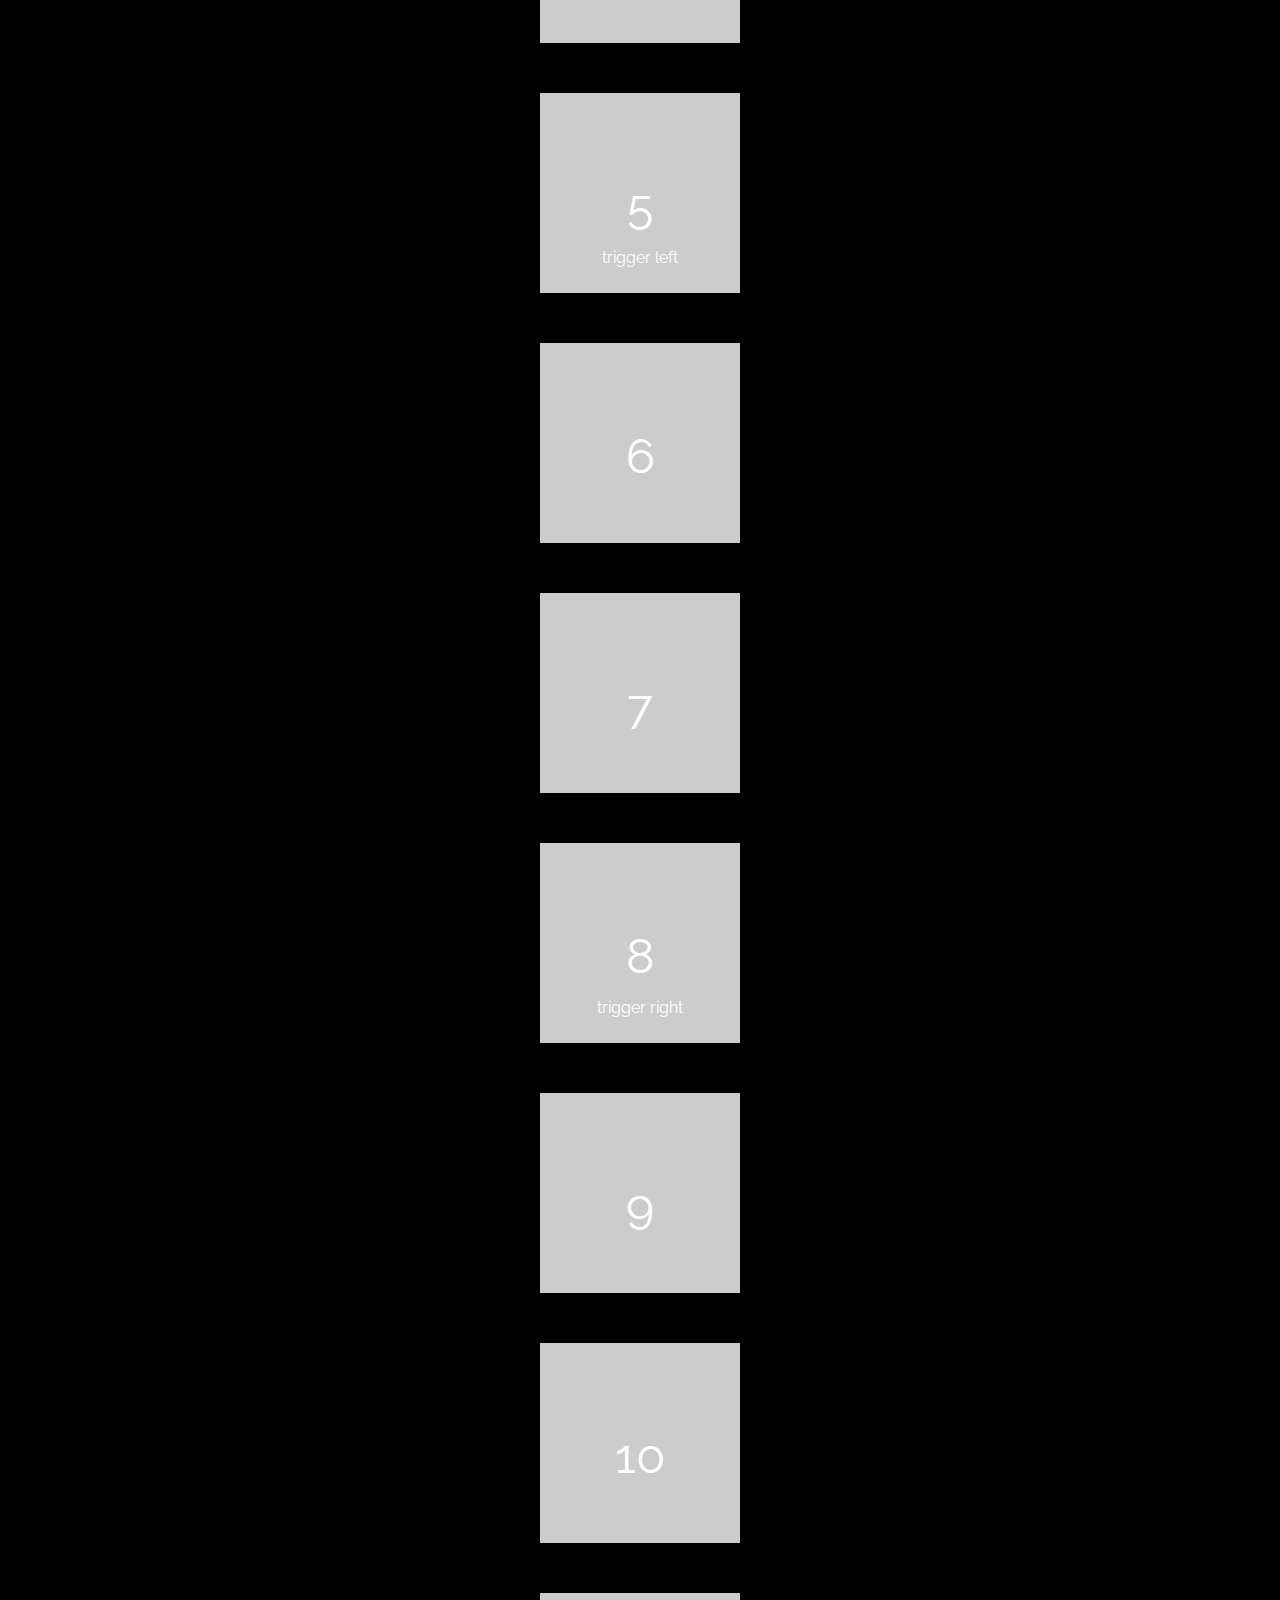
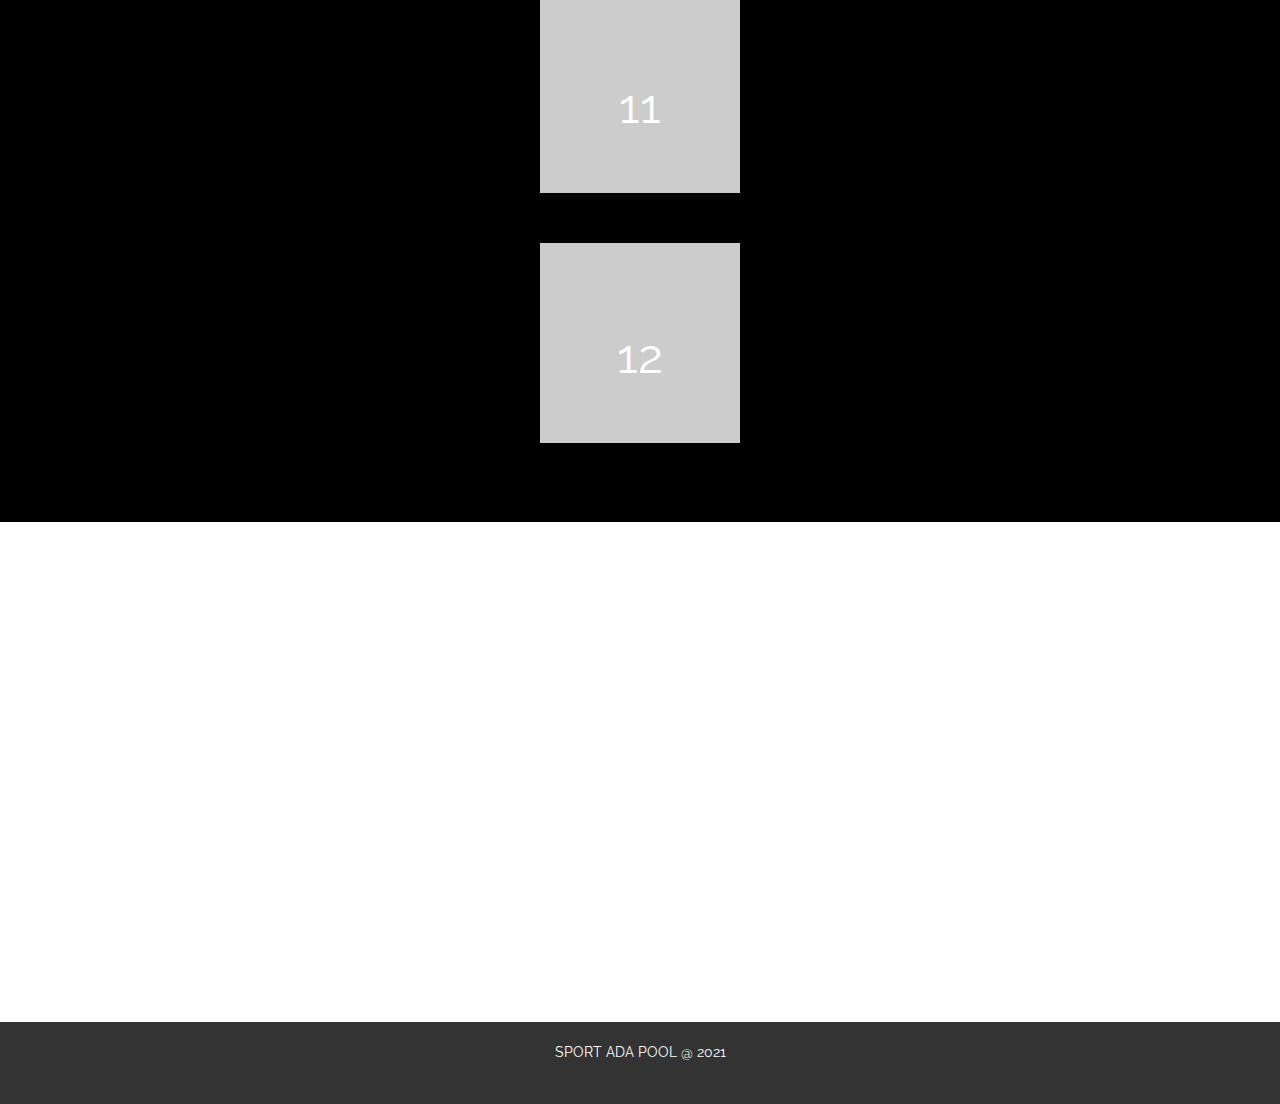
<file: Page-1.html>
<!DOCTYPE html>
<html style="font-size: 16px;">
  <head>
    <meta name="viewport" content="width=device-width, initial-scale=1.0">
    <meta charset="utf-8">
    <meta name="keywords" content="">
    <meta name="description" content="">
    <meta name="page_type" content="np-template-header-footer-from-plugin">
    <title>Page 1</title>
    <link rel="stylesheet" href="nicepage.css" media="screen">
<link rel="stylesheet" href="Page-1.css" media="screen">
    <script class="u-script" type="text/javascript" src="jquery.js" defer=""></script>
    <script class="u-script" type="text/javascript" src="nicepage.js" defer=""></script>
    <script> AOS.init({
 duration: 1200
}); </script>
    
    <link rel="icon" href="images/favicon.jpg">
    <link id="u-theme-google-font" rel="stylesheet" href="https://fonts.googleapis.com/css?family=Ubuntu:300,300i,400,400i,500,500i,700,700i|Raleway:100,100i,200,200i,300,300i,400,400i,500,500i,600,600i,700,700i,800,800i,900,900i">
    
    
    
    <script type="application/ld+json">{
		"@context": "http://schema.org",
		"@type": "Organization",
		"name": "SPORT ADA POOL",
		"url": "index.html"
}</script>
    <meta property="og:title" content="Page 1">
    <meta property="og:type" content="website">
    <meta name="theme-color" content="#f26a8c">
    <link rel="canonical" href="index.html">
    <meta property="og:url" content="index.html">
  </head>
  <body class="u-body"><header class="u-align-left u-clearfix u-header u-header" id="sec-177f"><div class="u-clearfix u-sheet u-sheet-1"></div></header>
    <section class="u-black u-clearfix u-section-1" id="sec-dc84">
      <div class="u-clearfix u-sheet u-sheet-1">
        <div class="u-clearfix u-custom-html u-custom-html-1">
          <div class="item item--primary" data-aos="fade-left" data-aos-anchor="#trigger-right"> RIGHT </div>
          <div class="item item--secondary" data-aos="fade-right" data-aos-anchor="#trigger-left"> LEFT </div>
          <div class="item">1</div>
          <div class="item">2</div>
          <div class="item">3</div>
          <div class="item">4</div>
          <div class="item" id="trigger-left"> 5 <span>trigger left</span>
          </div>
          <div class="item">6</div>
          <div class="item">7</div>
          <div class="item" id="trigger-right"> 8 <span>trigger right</span>
          </div>
          <div class="item">9</div>
          <div class="item">10</div>
          <div class="item">11</div>
          <div class="item">12</div>
        </div>
      </div>
    </section>
    <section class="u-clearfix u-section-2" id="sec-d52e">
      <div class="u-clearfix u-sheet u-sheet-1"></div>
    </section>
    
    
    <footer class="u-align-center u-clearfix u-footer u-grey-80 u-footer" id="sec-0db4"><div class="u-clearfix u-sheet u-sheet-1">
        <p class="u-small-text u-text u-text-variant u-text-1">SPORT ADA POOL @ 2021</p>
      </div></footer>
  </body>
</html>
</file>
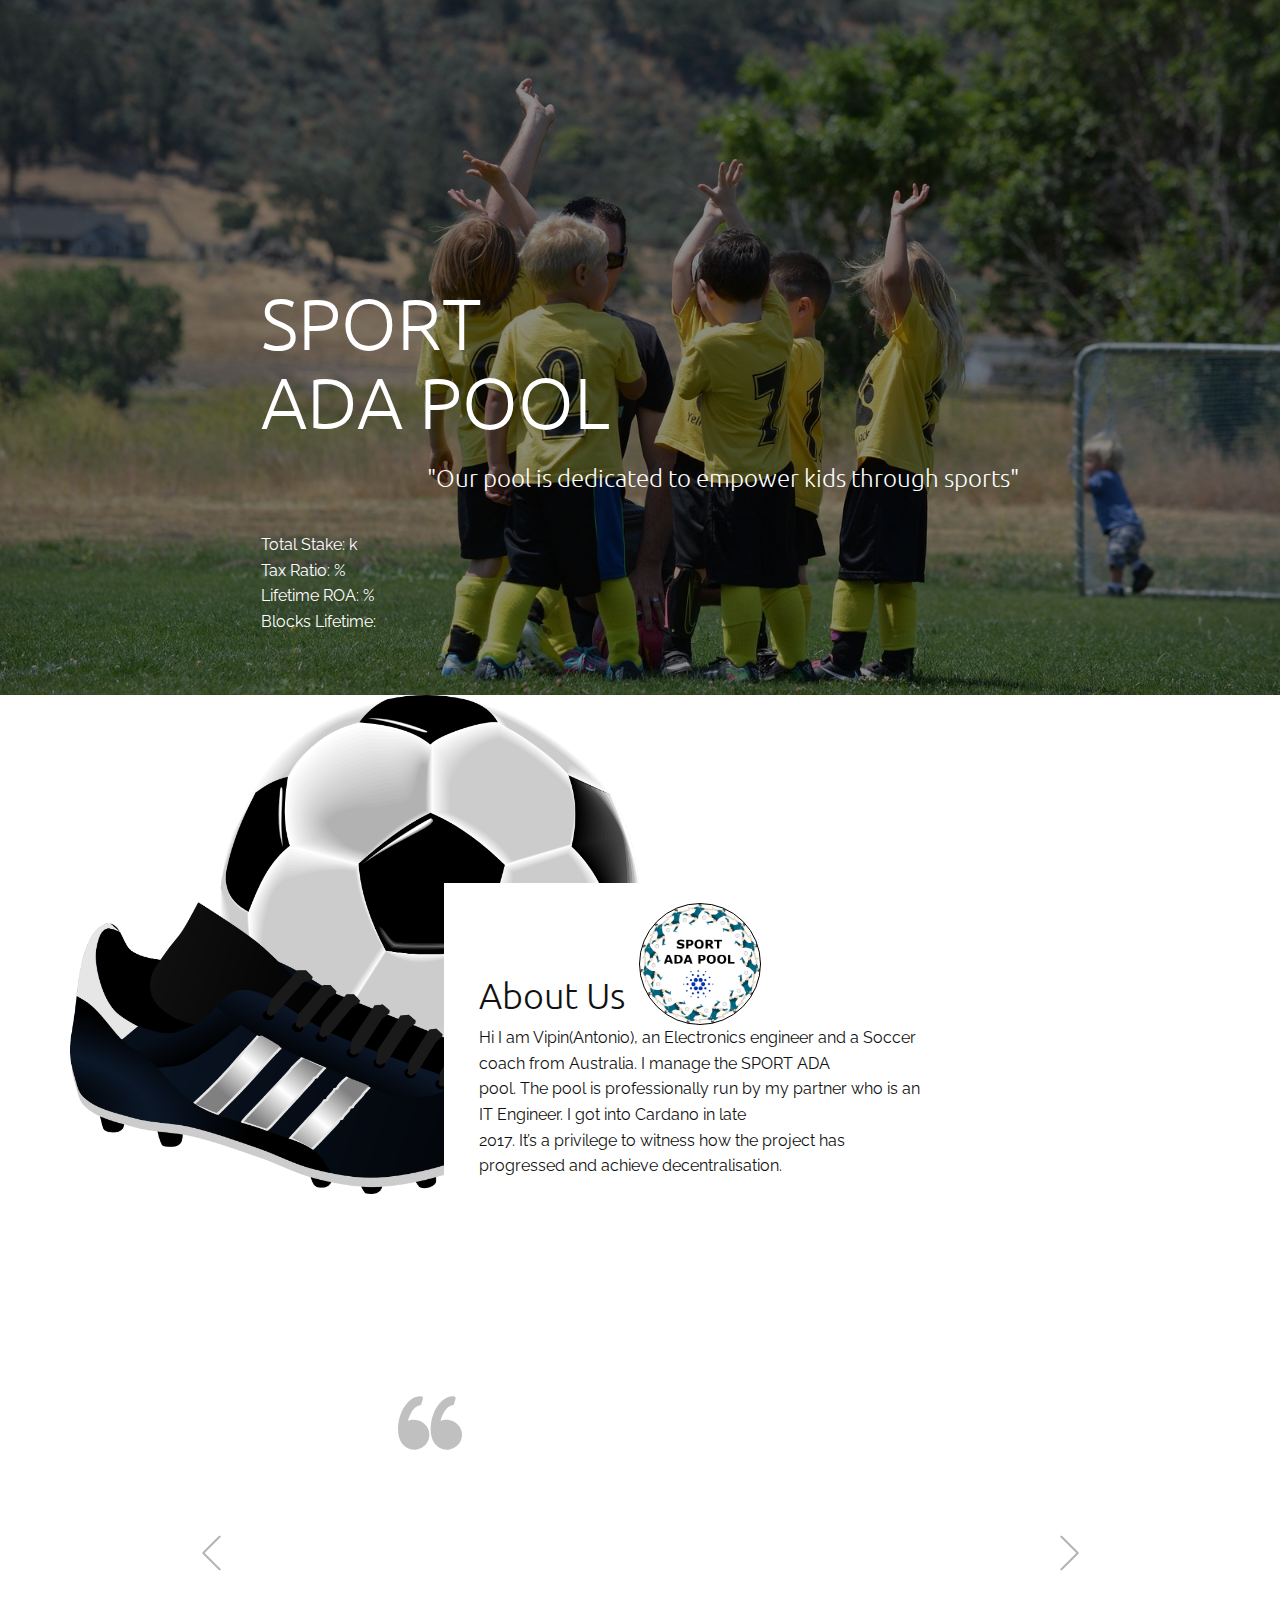
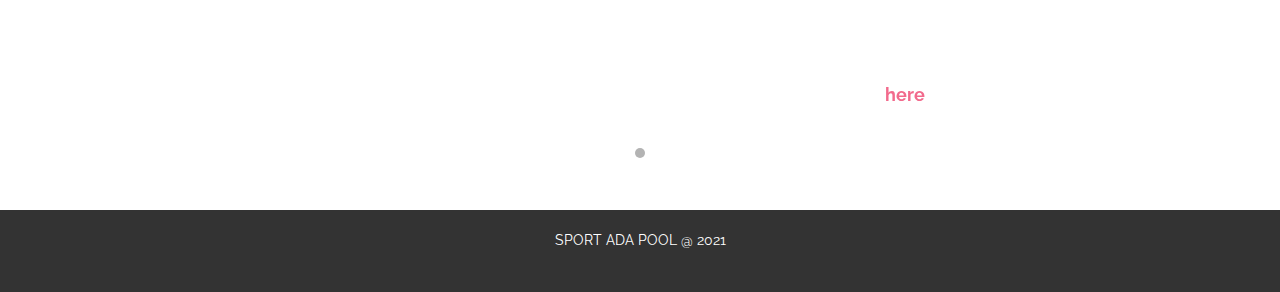
<file: SPORT-ADA-POOL.html>
<!DOCTYPE html>
<html style="font-size: 16px;">
  <head>
    <meta name="viewport" content="width=device-width, initial-scale=1.0">
    <meta charset="utf-8">
    <meta name="keywords" content="About Us">
    <meta name="description" content="">
    <meta name="page_type" content="np-template-header-footer-from-plugin">
    <title>SPORT ADA POOL</title>
    <link rel="stylesheet" href="nicepage.css" media="screen">
<link rel="stylesheet" href="SPORT-ADA-POOL.css" media="screen">
    <script class="u-script" type="text/javascript" src="jquery.js" defer=""></script>
    <script class="u-script" type="text/javascript" src="nicepage.js" defer=""></script>
    <link rel="icon" href="images/favicon.jpg">
    
    <link id="u-theme-google-font" rel="stylesheet" href="https://fonts.googleapis.com/css?family=Ubuntu:300,300i,400,400i,500,500i,700,700i|Raleway:100,100i,200,200i,300,300i,400,400i,500,500i,600,600i,700,700i,800,800i,900,900i">
    
    
    
    
    <script type="application/ld+json">{
		"@context": "http://schema.org",
		"@type": "Organization",
		"name": "SPORT ADA POOL",
		"url": "index.html"
}</script>
    <meta property="og:title" content="SPORT ADA POOL">
    <meta property="og:type" content="website">
    <meta name="theme-color" content="#f26a8c">
    <link rel="canonical" href="index.html">
    <meta property="og:url" content="index.html">
  </head>
  <body class="u-body u-overlap u-overlap-contrast u-overlap-transparent"><header class="u-align-left u-clearfix u-header u-header" id="sec-177f"><div class="u-clearfix u-sheet u-sheet-1"></div></header>
    <section class="u-clearfix u-image u-shading u-section-1" src="" data-image-width="1600" data-image-height="1067" id="sec-138b">
      <div class="u-clearfix u-sheet u-sheet-1">
        <div class="u-container-style u-expanded-width-md u-expanded-width-sm u-expanded-width-xs u-group u-group-1">
          <div class="u-container-layout u-container-layout-1">
            <h1 class="u-align-left u-heading-font u-text u-title u-text-1">SPORT<br>ADA POOL
            </h1>
            <h4 class="u-align-left-md u-align-left-sm u-align-left-xs u-align-right-lg u-align-right-xl u-text u-text-2">"Our pool is dedicated to empower kids through sports"</h4>
            <div class="u-clearfix u-custom-html u-custom-html-1">
              <script src="https://ajax.googleapis.com/ajax/libs/jquery/3.4.1/jquery.min.js"></script>
              <script> $.getJSON('https://js.adapools.org/pools/9fa36f8ef20fb222a4cc159c14d8ba3375ea2b83093859cf006b8b19/summary.json', function(data) { 
$.each( data.data, function( i, val ) { 
		a=new Array('tax_fix','pledge','total_stake');
		if(a.includes(i))  val=Math.round(parseInt(val)/1000000000);
		if(i=='blocks_lifetime') val=parseInt(val) + parseInt(data.data.blocks_epoch);
		$('#9fa36f8ef20fb222a4cc159c14d8ba3375ea2b83093859cf006b8b19_'+i).html(val).text();   
}); 
		}); </script> Total Stake: <span id="9fa36f8ef20fb222a4cc159c14d8ba3375ea2b83093859cf006b8b19_total_stake"></span> k<br> Tax Ratio: <span id="9fa36f8ef20fb222a4cc159c14d8ba3375ea2b83093859cf006b8b19_tax_ratio"></span>%<br> Lifetime ROA: <span id="9fa36f8ef20fb222a4cc159c14d8ba3375ea2b83093859cf006b8b19_roa_lifetime"></span>%<br> Blocks Lifetime: <span id="9fa36f8ef20fb222a4cc159c14d8ba3375ea2b83093859cf006b8b19_blocks_lifetime"></span>
              <br>
            </div>
          </div>
        </div>
      </div>
    </section>
    <section class="u-clearfix u-section-2" id="sec-ba29">
      <div class="u-clearfix u-sheet u-sheet-1">
        <img src="images/soccer-155947.png" alt="" class="u-image u-image-default u-image-1" data-image-width="1920" data-image-height="1681">
        <div class="u-clearfix u-gutter-10 u-layout-wrap u-layout-wrap-1">
          <div class="u-layout">
            <div class="u-layout-row">
              <div class="u-container-style u-layout-cell u-right-cell u-size-60 u-layout-cell-1">
                <div class="u-container-layout u-container-layout-1">
                  <div class="u-container-style u-group u-white u-group-1">
                    <div class="u-container-layout u-container-layout-2">
                      <h2 class="u-text u-text-1">About Us</h2>
                      <div alt="" class="u-border-1 u-border-black u-image u-image-circle u-image-2" data-image-width="680" data-image-height="678"></div>
                      <p class="u-text u-text-2">Hi I am Vipin(Antonio), an Electronics engineer and a Soccer coach from Australia. I manage the SPORT ADA<br>pool. The pool is professionally run by my partner who is an IT Engineer. I got into Cardano in late<br>2017. It’s a privilege to witness how the project has progressed and achieve decentralisation.
                      </p>
                    </div>
                  </div>
                </div>
              </div>
            </div>
          </div>
        </div>
      </div>
    </section>
    <section class="skrollable u-align-left u-clearfix u-image u-parallax u-shading u-section-3" id="sec-13fc">
      <div class="u-clearfix u-sheet u-valign-middle-xl u-sheet-1">
        <div id="carousel-82ff" data-interval="5000" data-u-ride="carousel" class="u-carousel u-expanded-width-lg u-expanded-width-md u-expanded-width-sm u-expanded-width-xs u-slider u-slider-1">
          <ol class="u-absolute-hcenter u-carousel-indicators u-carousel-indicators-1">
            <li data-u-target="#carousel-82ff" class="u-active u-grey-30 u-shape-circle" data-u-slide-to="0" style="width: 10px; height: 10px;"></li>
          </ol>
          <div class="u-carousel-inner" role="listbox">
            <div class="u-active u-carousel-item u-container-style u-slide">
              <div class="u-container-layout u-container-layout-1"><span class="u-icon u-icon-circle u-text-grey-25 u-icon-1">
              <svg class="u-svg-link" preserveAspectRatio="xMidYMin slice" viewBox="0 0 95.333 95.332" style=""><use xmlns:xlink="http://www.w3.org/1999/xlink" xlink:href="#svg-3f56"></use></svg>
              <svg xmlns="http://www.w3.org/2000/svg" xmlns:xlink="http://www.w3.org/1999/xlink" version="1.1" xml:space="preserve" class="u-svg-content" viewBox="0 0 95.333 95.332" x="0px" y="0px" id="svg-3f56" style="enable-background:new 0 0 95.333 95.332;"><g><g><path d="M30.512,43.939c-2.348-0.676-4.696-1.019-6.98-1.019c-3.527,0-6.47,0.806-8.752,1.793    c2.2-8.054,7.485-21.951,18.013-23.516c0.975-0.145,1.774-0.85,2.04-1.799l2.301-8.23c0.194-0.696,0.079-1.441-0.318-2.045    s-1.035-1.007-1.75-1.105c-0.777-0.106-1.569-0.16-2.354-0.16c-12.637,0-25.152,13.19-30.433,32.076    c-3.1,11.08-4.009,27.738,3.627,38.223c4.273,5.867,10.507,9,18.529,9.313c0.033,0.001,0.065,0.002,0.098,0.002    c9.898,0,18.675-6.666,21.345-16.209c1.595-5.705,0.874-11.688-2.032-16.851C40.971,49.307,36.236,45.586,30.512,43.939z"></path><path d="M92.471,54.413c-2.875-5.106-7.61-8.827-13.334-10.474c-2.348-0.676-4.696-1.019-6.979-1.019    c-3.527,0-6.471,0.806-8.753,1.793c2.2-8.054,7.485-21.951,18.014-23.516c0.975-0.145,1.773-0.85,2.04-1.799l2.301-8.23    c0.194-0.696,0.079-1.441-0.318-2.045c-0.396-0.604-1.034-1.007-1.75-1.105c-0.776-0.106-1.568-0.16-2.354-0.16    c-12.637,0-25.152,13.19-30.434,32.076c-3.099,11.08-4.008,27.738,3.629,38.225c4.272,5.866,10.507,9,18.528,9.312    c0.033,0.001,0.065,0.002,0.099,0.002c9.897,0,18.675-6.666,21.345-16.209C96.098,65.559,95.376,59.575,92.471,54.413z"></path>
</g>
</g></svg>
            </span>
                <h3 class="u-text u-text-white u-text-1"><b>Our message</b>
                </h3>
                <p class="u-align-center u-large-text u-text u-text-variant u-text-white u-text-2"><b>I volunteer in my community coaching Soccer to under 12 and 16 kids. We believe SPORT is a great medium to empower the younger generation. It transcends the barriers of culture, language and gender. Research has proven that kids who participate in team sports are less likely to get mental health and substance abuse issues when they become adults. I am a UNICEF Global Parent (Supporter ID: 382564) and donate to support children around the globe. A portion of the profits from the pool will be used for this cause.&nbsp; If you would like to be a Global Parent with UNICEF and create a positive impact on kids around the globe pls join <a href="https://www.unicef.org.au/donate/donate-monthly" class="u-active-none u-border-none u-btn u-button-link u-button-style u-hover-none u-none u-text-palette-1-base u-btn-1" target="_blank">here</a>.</b>
                </p>
              </div>
            </div>
          </div>
          <a class="u-absolute-vcenter u-carousel-control u-carousel-control-prev u-text-grey-30 u-carousel-control-1" href="#carousel-82ff" role="button" data-u-slide="prev">
            <span aria-hidden="true">
              <svg viewBox="0 0 477.175 477.175"><path d="M145.188,238.575l215.5-215.5c5.3-5.3,5.3-13.8,0-19.1s-13.8-5.3-19.1,0l-225.1,225.1c-5.3,5.3-5.3,13.8,0,19.1l225.1,225
                    c2.6,2.6,6.1,4,9.5,4s6.9-1.3,9.5-4c5.3-5.3,5.3-13.8,0-19.1L145.188,238.575z"></path></svg>
            </span>
            <span class="sr-only">+Previous</span>
          </a>
          <a class="u-absolute-vcenter u-carousel-control u-carousel-control-next u-text-grey-30 u-carousel-control-2" href="#carousel-82ff" role="button" data-u-slide="next">
            <span aria-hidden="true">
              <svg viewBox="0 0 477.175 477.175"><path d="M360.731,229.075l-225.1-225.1c-5.3-5.3-13.8-5.3-19.1,0s-5.3,13.8,0,19.1l215.5,215.5l-215.5,215.5
                    c-5.3,5.3-5.3,13.8,0,19.1c2.6,2.6,6.1,4,9.5,4c3.4,0,6.9-1.3,9.5-4l225.1-225.1C365.931,242.875,365.931,234.275,360.731,229.075z"></path></svg>
            </span>
            <span class="sr-only">+Next</span>
          </a>
        </div>
      </div>
    </section>
    
    
    <footer class="u-align-center u-clearfix u-footer u-grey-80 u-footer" id="sec-0db4"><div class="u-clearfix u-sheet u-sheet-1">
        <p class="u-small-text u-text u-text-variant u-text-1">SPORT ADA POOL @ 2021</p>
      </div></footer>
  </body>
</html>
</file>
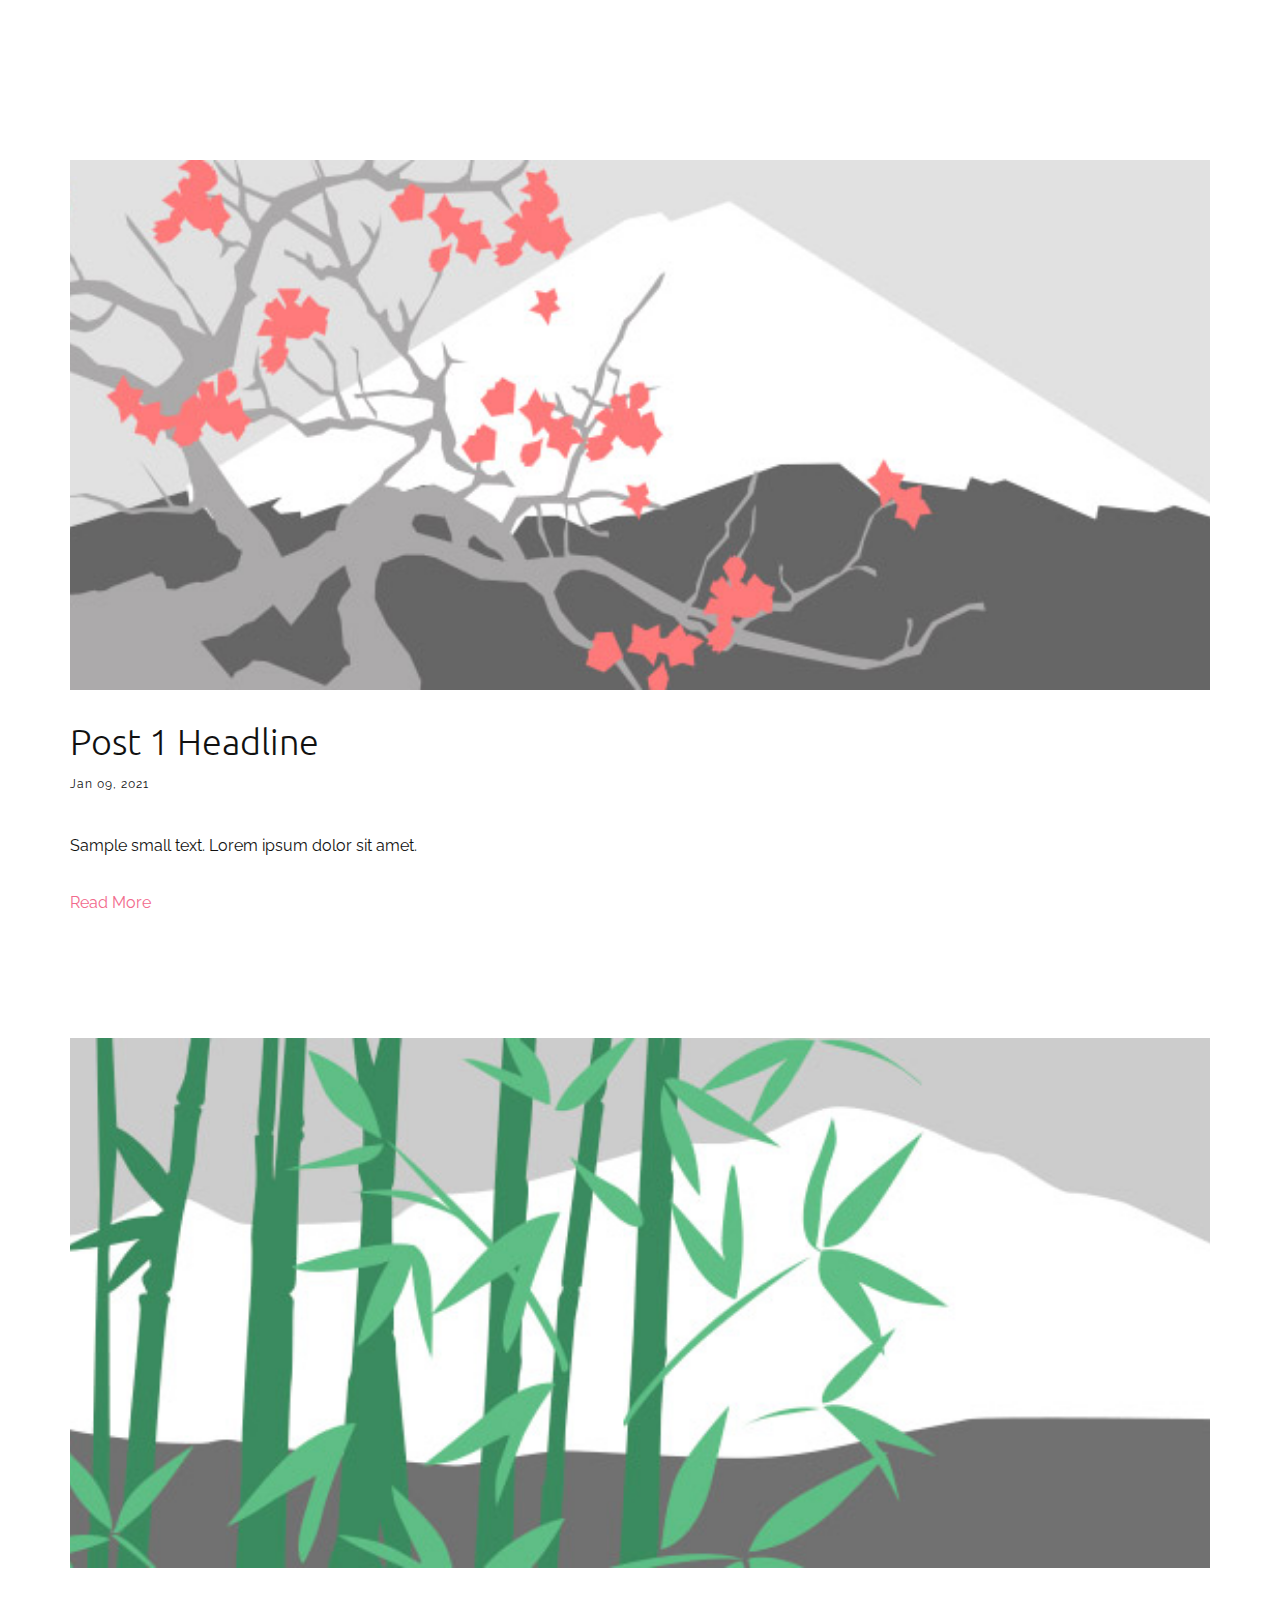
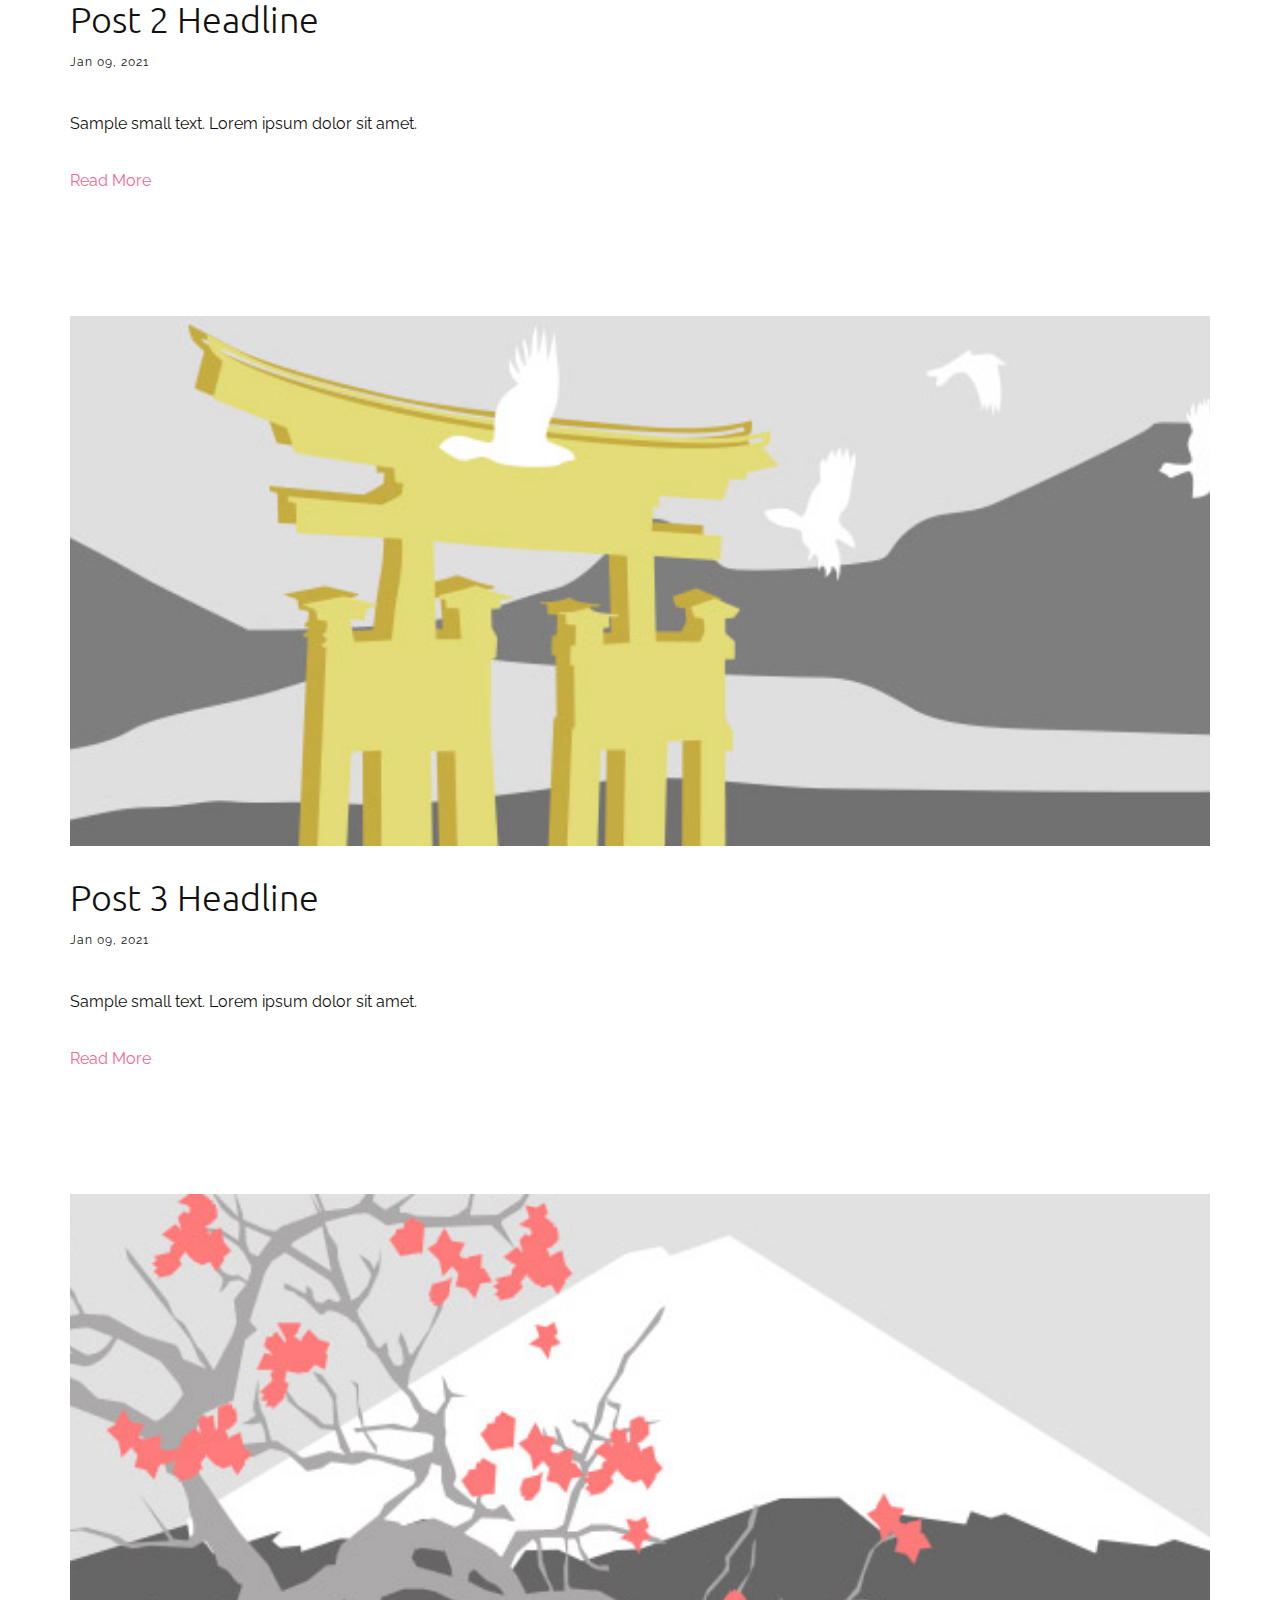
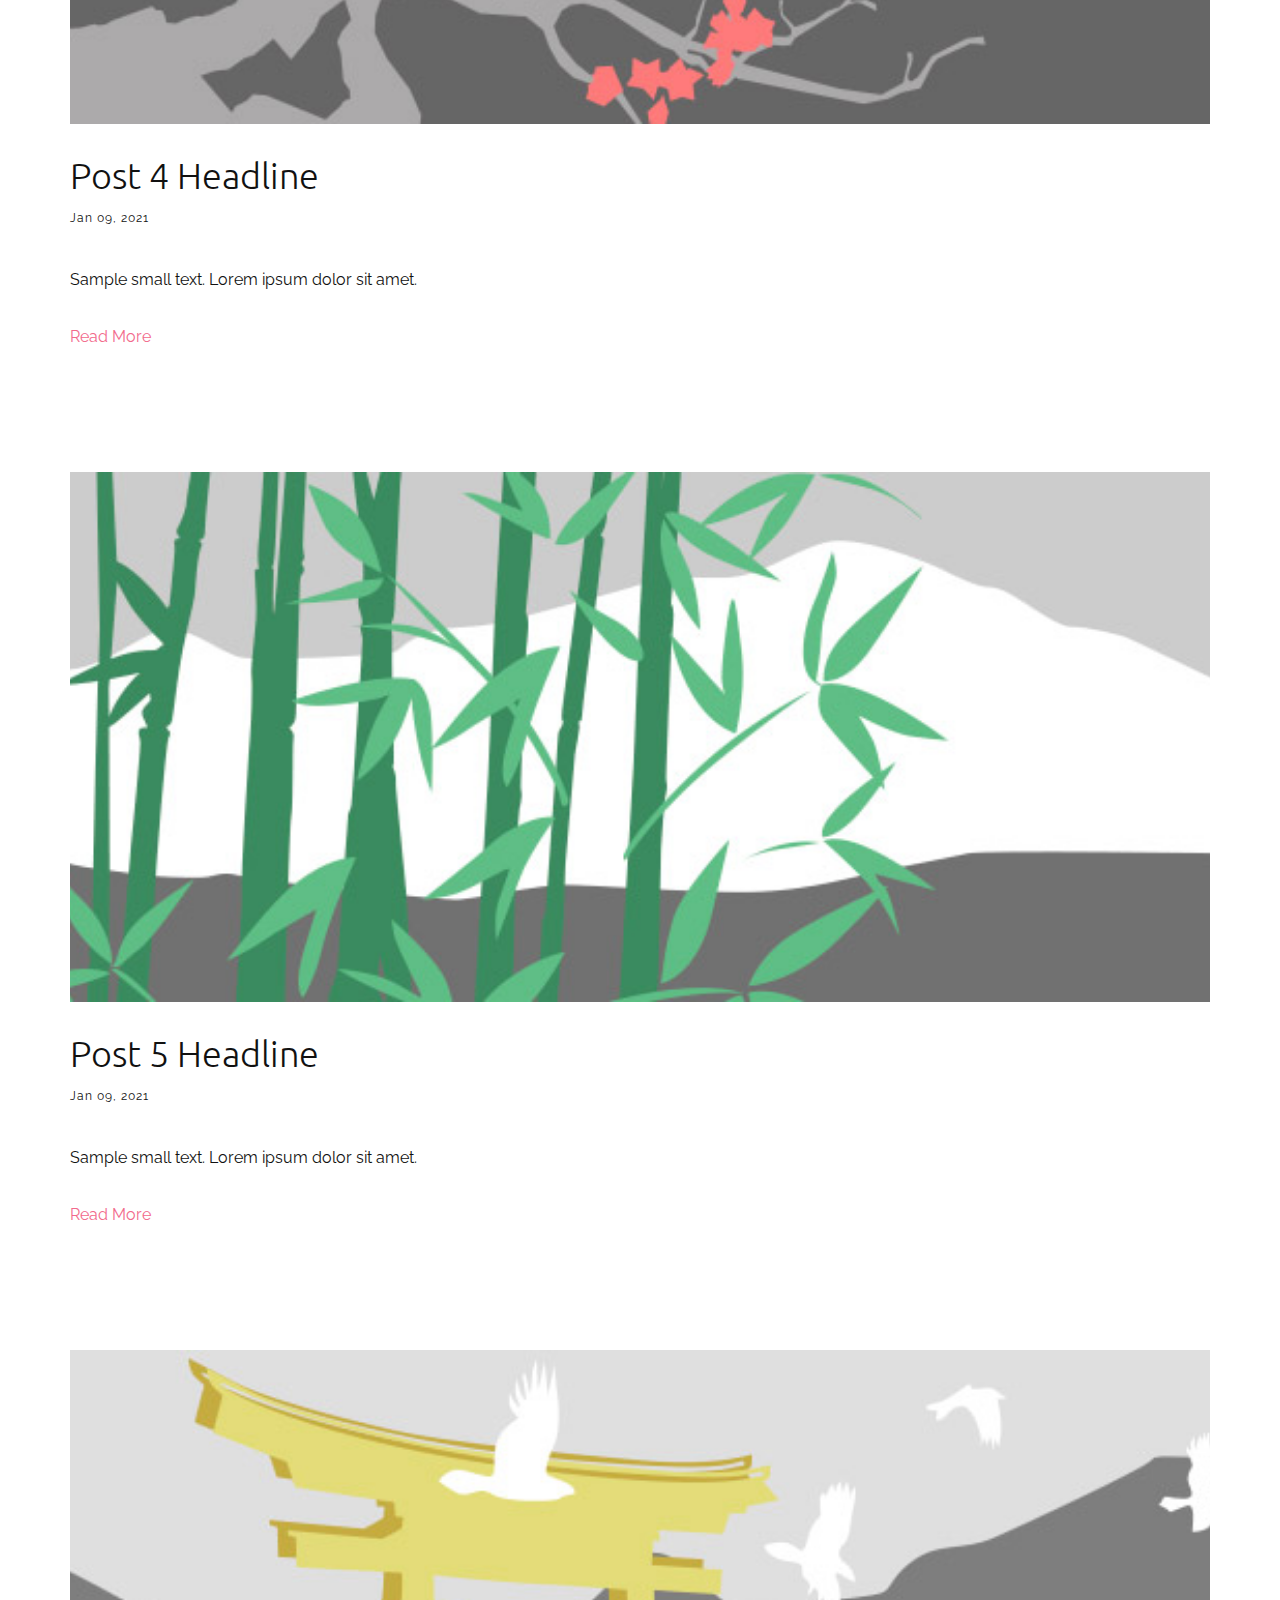
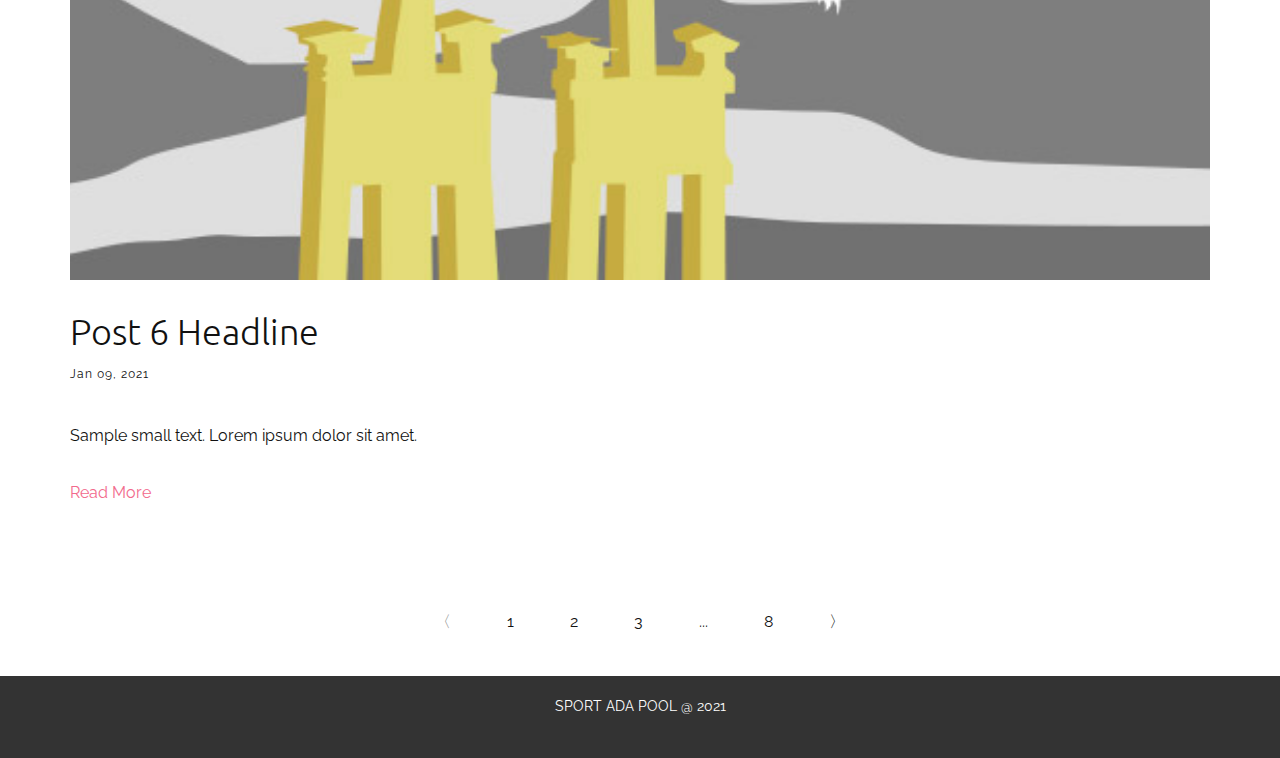
<file: blog/blog.html>
<html style="font-size: 16px;"><head>
    <meta name="viewport" content="width=device-width, initial-scale=1.0">
    <meta charset="utf-8">
    <meta name="keywords" content="Blog Post 1, Blog Post 2, Blog Post 3, Blog Post 4">
    <meta name="description" content="">
    <meta name="page_type" content="np-template-header-footer-from-plugin">
    <title>Blog Template</title>
    <link rel="stylesheet" href="../nicepage.css" media="screen">
<link rel="stylesheet" href="../Blog-Template.css" media="screen">
    <script class="u-script" type="text/javascript" src="../jquery.js" defer=""></script>
    <script class="u-script" type="text/javascript" src="../nicepage.js" defer=""></script>
    <link rel="icon" href="../images/favicon.jpg">
    <link id="u-theme-google-font" rel="stylesheet" href="https://fonts.googleapis.com/css?family=Ubuntu:300,300i,400,400i,500,500i,700,700i|Raleway:100,100i,200,200i,300,300i,400,400i,500,500i,600,600i,700,700i,800,800i,900,900i">
    
    
    
    
    
    
    <script type="application/ld+json">{
		"@context": "http://schema.org",
		"@type": "Organization",
		"name": "SPORT ADA POOL",
		"url": "index.html"
}</script>
    <meta property="og:title" content="Blog Template">
    <meta property="og:type" content="website">
    <meta name="theme-color" content="#f26a8c">
    <link rel="canonical" href="../index.html">
    <meta property="og:url" content="index.html">
  </head>
  <body class="u-body"><header class="u-align-left u-clearfix u-header u-header" id="sec-177f"><div class="u-clearfix u-sheet u-sheet-1"></div></header>
    <section class="u-clearfix u-section-1" id="sec-4255">
      <div class="u-clearfix u-sheet u-sheet-1">
        <a class="u-post-header-link" href="../blog/post.html"><img src="[data-uri]" alt="" class="u-blog-control u-expanded-width u-image u-image-default u-image-1" data-image-width="1080" data-image-height="1080"></a>
        <h2 class="u-blog-control u-expanded-width u-text u-text-1">
          <a class="u-post-header-link" href="../blog/post.html">Post 1 Headline</a>
        </h2>
        <div class="u-metadata u-metadata-1">
          <span class="u-meta-date u-meta-icon">Jan 09, 2021</span>
          
          
        </div>
        <div class="u-blog-control u-expanded-width u-post-content u-text u-text-2 fr-view">Sample small text. Lorem ipsum dolor sit amet.</div>
        <a href="../blog/post.html" class="u-blog-control u-link u-link-1">Read More</a>
      </div>
    </section><section class="u-clearfix u-section-2" id="sec-f297">
      <div class="u-clearfix u-sheet u-sheet-1">
        <a class="u-post-header-link" href="../blog/post-1.html"><img src="[data-uri]" alt="" class="u-blog-control u-expanded-width u-image u-image-default u-image-1" data-image-width="1080" data-image-height="1080"></a>
        <h2 class="u-blog-control u-expanded-width u-text u-text-1">
          <a class="u-post-header-link" href="../blog/post-1.html">Post 2 Headline</a>
        </h2>
        <div class="u-metadata u-metadata-1">
          <span class="u-meta-date u-meta-icon">Jan 09, 2021</span>
          
          
        </div>
        <div class="u-blog-control u-expanded-width u-post-content u-text u-text-2 fr-view">Sample small text. Lorem ipsum dolor sit amet.</div>
        <a href="../blog/post-1.html" class="u-blog-control u-link u-link-1">Read More</a>
      </div>
    </section><section class="u-clearfix u-section-3" id="sec-c333">
      <div class="u-clearfix u-sheet u-sheet-1">
        <a class="u-post-header-link" href="../blog/post-2.html"><img src="[data-uri]" alt="" class="u-blog-control u-expanded-width u-image u-image-default u-image-1" data-image-width="1080" data-image-height="1080"></a>
        <h2 class="u-blog-control u-expanded-width u-text u-text-1">
          <a class="u-post-header-link" href="../blog/post-2.html">Post 3 Headline</a>
        </h2>
        <div class="u-metadata u-metadata-1">
          <span class="u-meta-date u-meta-icon">Jan 09, 2021</span>
          
          
        </div>
        <div class="u-blog-control u-expanded-width u-post-content u-text u-text-2 fr-view">Sample small text. Lorem ipsum dolor sit amet.</div>
        <a href="../blog/post-2.html" class="u-blog-control u-link u-link-1">Read More</a>
      </div>
    </section><section class="u-clearfix u-section-4" id="sec-2fab">
      <div class="u-clearfix u-sheet u-sheet-1">
        <a class="u-post-header-link" href="../blog/post-3.html"><img src="[data-uri]" alt="" class="u-blog-control u-expanded-width u-image u-image-default u-image-1" data-image-width="1080" data-image-height="1080"></a>
        <h2 class="u-blog-control u-expanded-width u-text u-text-1">
          <a class="u-post-header-link" href="../blog/post-3.html">Post 4 Headline</a>
        </h2>
        <div class="u-metadata u-metadata-1">
          <span class="u-meta-date u-meta-icon">Jan 09, 2021</span>
          
          
        </div>
        <div class="u-blog-control u-expanded-width u-post-content u-text u-text-2 fr-view">Sample small text. Lorem ipsum dolor sit amet.</div>
        <a href="../blog/post-3.html" class="u-blog-control u-link u-link-1">Read More</a>
      </div>
    </section><section class="u-clearfix u-section-1" id="sec-4255">
      <div class="u-clearfix u-sheet u-sheet-1">
        <a class="u-post-header-link" href="../blog/post-4.html"><img src="[data-uri]" alt="" class="u-blog-control u-expanded-width u-image u-image-default u-image-1" data-image-width="1080" data-image-height="1080"></a>
        <h2 class="u-blog-control u-expanded-width u-text u-text-1">
          <a class="u-post-header-link" href="../blog/post-4.html">Post 5 Headline</a>
        </h2>
        <div class="u-metadata u-metadata-1">
          <span class="u-meta-date u-meta-icon">Jan 09, 2021</span>
          
          
        </div>
        <div class="u-blog-control u-expanded-width u-post-content u-text u-text-2 fr-view">Sample small text. Lorem ipsum dolor sit amet.</div>
        <a href="../blog/post-4.html" class="u-blog-control u-link u-link-1">Read More</a>
      </div>
    </section><section class="u-clearfix u-section-2" id="sec-f297">
      <div class="u-clearfix u-sheet u-sheet-1">
        <a class="u-post-header-link" href="../blog/post-5.html"><img src="[data-uri]" alt="" class="u-blog-control u-expanded-width u-image u-image-default u-image-1" data-image-width="1080" data-image-height="1080"></a>
        <h2 class="u-blog-control u-expanded-width u-text u-text-1">
          <a class="u-post-header-link" href="../blog/post-5.html">Post 6 Headline</a>
        </h2>
        <div class="u-metadata u-metadata-1">
          <span class="u-meta-date u-meta-icon">Jan 09, 2021</span>
          
          
        </div>
        <div class="u-blog-control u-expanded-width u-post-content u-text u-text-2 fr-view">Sample small text. Lorem ipsum dolor sit amet.</div>
        <a href="../blog/post-5.html" class="u-blog-control u-link u-link-1">Read More</a>
      </div>
    </section>
    
    
    
    <section class="u-clearfix u-section-5" id="sec-9835">
      <div class="u-clearfix u-sheet u-sheet-1">
        <ul class="responsive-style1 u-pagination u-unstyled u-pagination-1">
          <li class="disabled prev u-nav-item u-pagination-item">
            <a class="u-button-style u-nav-link" href="#" style="padding: 16px 28px;">〈</a>
          </li>
          <li class="active u-nav-item u-pagination-item">
            <a class="u-button-style u-nav-link" href="#" style="padding: 16px 28px;">1</a>
          </li>
          <li class="u-nav-item u-pagination-item">
            <a class="u-button-style u-nav-link" href="#" style="padding: 16px 28px;">2</a>
          </li>
          <li class="u-nav-item u-pagination-item">
            <a class="u-button-style u-nav-link" href="#" style="padding: 16px 28px;">3</a>
          </li>
          <li class="u-nav-item u-pagination-item u-pagination-separator">
            <a class="u-button-style u-nav-link" href="#" style="padding: 16px 28px;">...</a>
          </li>
          <li class="u-nav-item u-pagination-item">
            <a class="u-button-style u-nav-link" href="#" style="padding: 16px 28px;">8</a>
          </li>
          <li class="next u-nav-item u-pagination-item">
            <a class="u-button-style u-nav-link" href="#" style="padding: 16px 28px;">〉</a>
          </li>
        </ul>
      </div>
    </section>
    
    
    <footer class="u-align-center u-clearfix u-footer u-grey-80 u-footer" id="sec-0db4"><div class="u-clearfix u-sheet u-sheet-1">
        <p class="u-small-text u-text u-text-variant u-text-1">SPORT ADA POOL @ 2021</p>
      </div></footer>
  
</body></html>
</file>
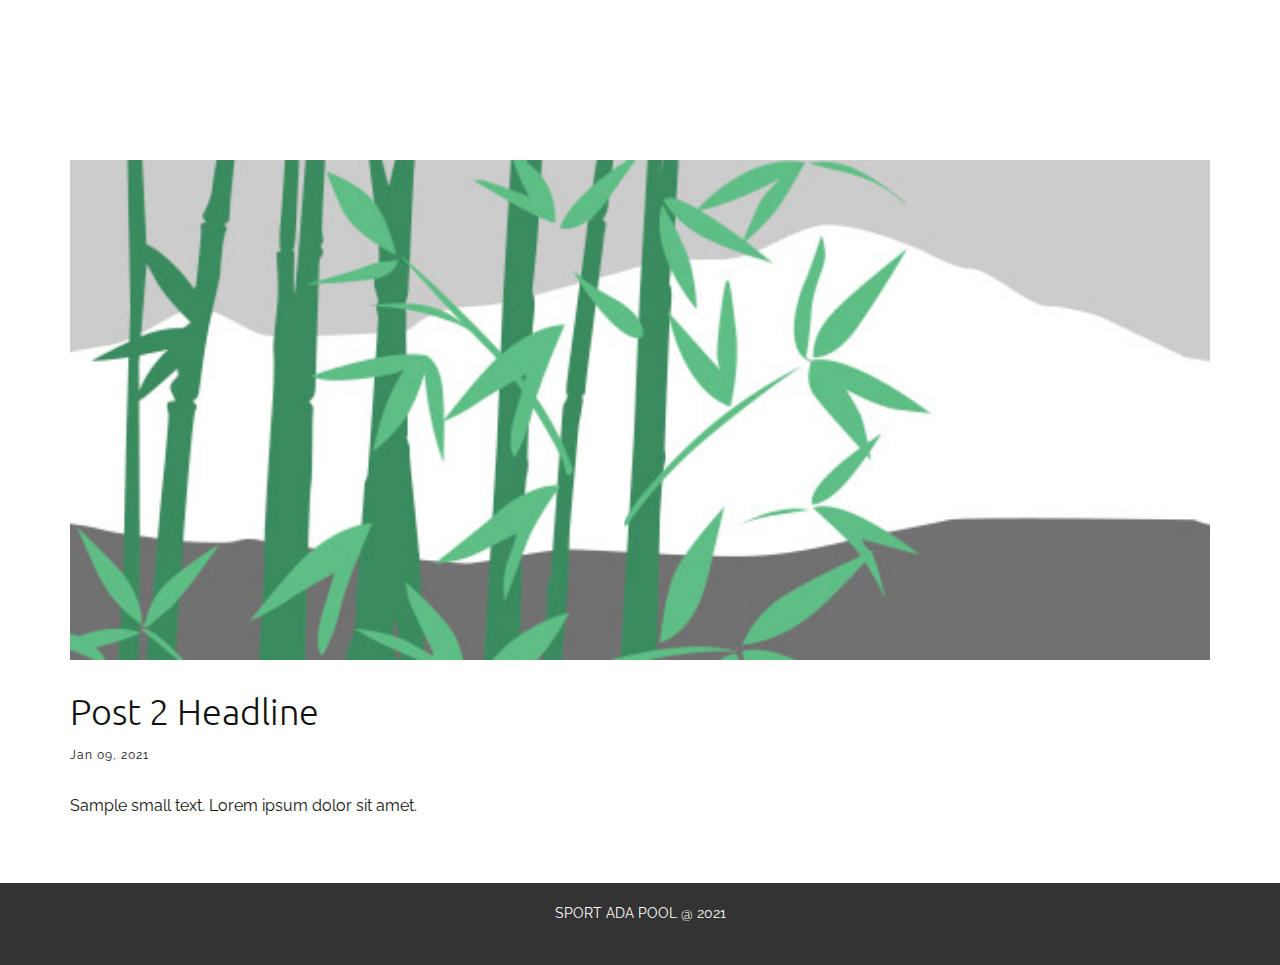
<file: blog/post-1.html>
<!doctype html>
<html style="font-size: 16px;"><head>
    <meta name="viewport" content="width=device-width, initial-scale=1.0">
    <meta charset="utf-8">
    <meta name="keywords" content="Blog Post 1">
    <meta name="description" content="">
    <meta name="page_type" content="np-template-header-footer-from-plugin">
    <title>Post 2 Headline</title>
    <link rel="stylesheet" href="../nicepage.css" media="screen">
<link rel="stylesheet" href="../Post-Template.css" media="screen">
    <script class="u-script" type="text/javascript" src="../jquery.js" defer=""></script>
    <script class="u-script" type="text/javascript" src="../nicepage.js" defer=""></script>
    <link rel="icon" href="../images/favicon.jpg">
    <link id="u-theme-google-font" rel="stylesheet" href="https://fonts.googleapis.com/css?family=Ubuntu:300,300i,400,400i,500,500i,700,700i|Raleway:100,100i,200,200i,300,300i,400,400i,500,500i,600,600i,700,700i,800,800i,900,900i">
    
    
    <script type="application/ld+json">{
		"@context": "http://schema.org",
		"@type": "Organization",
		"name": "SPORT ADA POOL",
		"url": "index.html"
}</script>
    <meta property="og:title" content="Post Template">
    <meta property="og:type" content="website">
    <meta name="theme-color" content="#f26a8c">
    <link rel="canonical" href="../index.html">
    <meta property="og:url" content="index.html">
  </head>
  <body class="u-body"><header class="u-align-left u-clearfix u-header u-header" id="sec-177f"><div class="u-clearfix u-sheet u-sheet-1"></div></header>
    <section class="u-clearfix u-section-1" id="sec-2f83">
      <div class="u-clearfix u-sheet u-sheet-1">
        <img src="[data-uri]" alt="" class="u-blog-control u-expanded-width u-image u-image-default u-image-1" data-image-width="1080" data-image-height="1080">
        <h2 class="u-blog-control u-custom-font u-expanded-width u-heading-font u-text u-text-1">Post 2 Headline</h2>
        <div class="u-metadata u-metadata-1">
          <span class="u-meta-date u-meta-icon">Jan 09, 2021</span>
          
          
        </div>
        <div class="u-blog-control u-expanded-width-sm u-expanded-width-xl u-expanded-width-xs u-post-content u-text u-text-2 fr-view">
  Sample small text. Lorem ipsum dolor sit amet.
  </div>
      </div>
    </section>
    
    
    <footer class="u-align-center u-clearfix u-footer u-grey-80 u-footer" id="sec-0db4"><div class="u-clearfix u-sheet u-sheet-1">
        <p class="u-small-text u-text u-text-variant u-text-1">SPORT ADA POOL @ 2021</p>
      </div></footer>
  
</body></html>
</file>
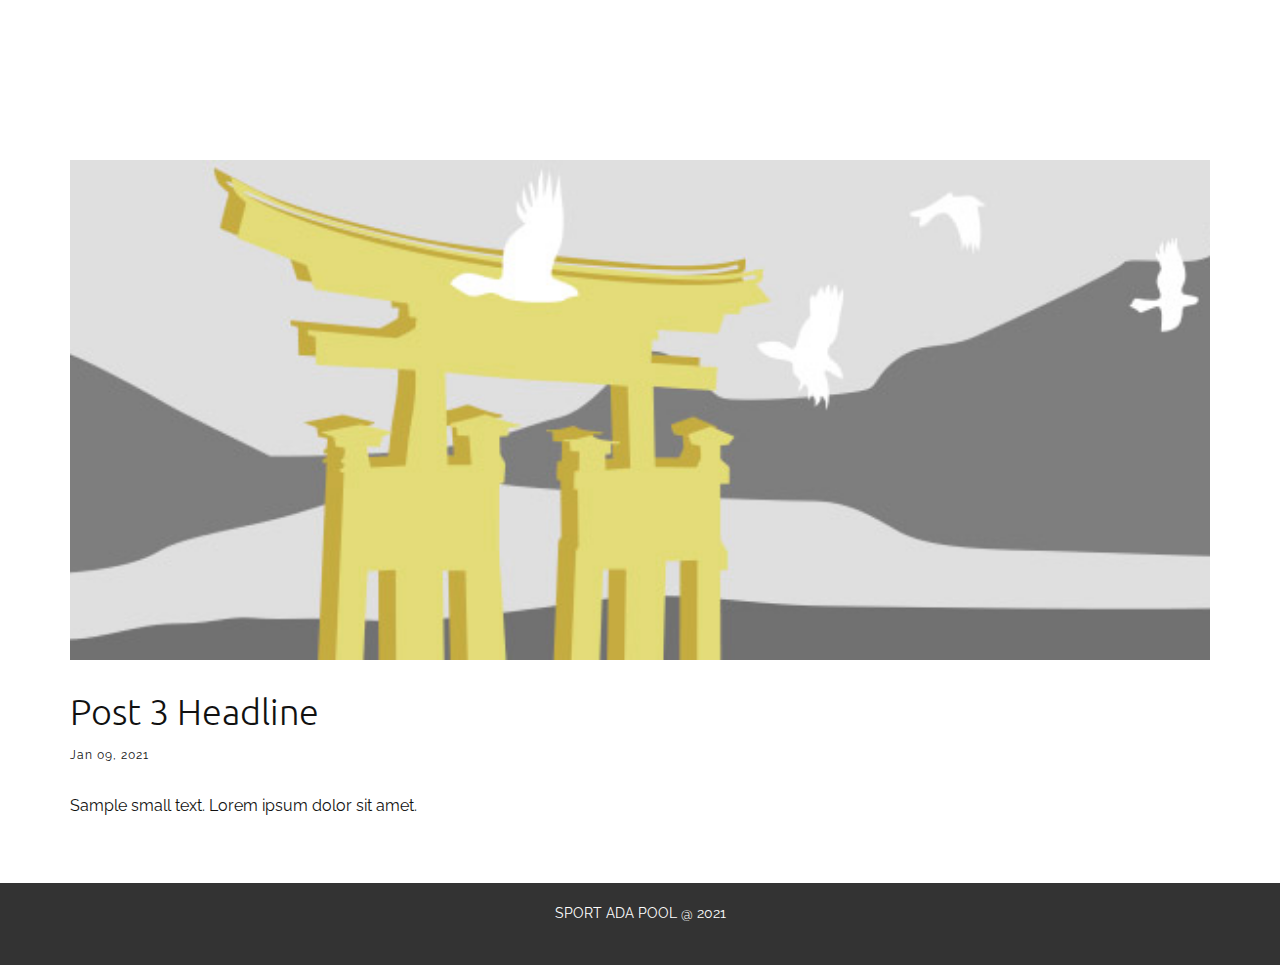
<file: blog/post-2.html>
<!doctype html>
<html style="font-size: 16px;"><head>
    <meta name="viewport" content="width=device-width, initial-scale=1.0">
    <meta charset="utf-8">
    <meta name="keywords" content="Blog Post 1">
    <meta name="description" content="">
    <meta name="page_type" content="np-template-header-footer-from-plugin">
    <title>Post 3 Headline</title>
    <link rel="stylesheet" href="../nicepage.css" media="screen">
<link rel="stylesheet" href="../Post-Template.css" media="screen">
    <script class="u-script" type="text/javascript" src="../jquery.js" defer=""></script>
    <script class="u-script" type="text/javascript" src="../nicepage.js" defer=""></script>
    <link rel="icon" href="../images/favicon.jpg">
    <link id="u-theme-google-font" rel="stylesheet" href="https://fonts.googleapis.com/css?family=Ubuntu:300,300i,400,400i,500,500i,700,700i|Raleway:100,100i,200,200i,300,300i,400,400i,500,500i,600,600i,700,700i,800,800i,900,900i">
    
    
    <script type="application/ld+json">{
		"@context": "http://schema.org",
		"@type": "Organization",
		"name": "SPORT ADA POOL",
		"url": "index.html"
}</script>
    <meta property="og:title" content="Post Template">
    <meta property="og:type" content="website">
    <meta name="theme-color" content="#f26a8c">
    <link rel="canonical" href="../index.html">
    <meta property="og:url" content="index.html">
  </head>
  <body class="u-body"><header class="u-align-left u-clearfix u-header u-header" id="sec-177f"><div class="u-clearfix u-sheet u-sheet-1"></div></header>
    <section class="u-clearfix u-section-1" id="sec-2f83">
      <div class="u-clearfix u-sheet u-sheet-1">
        <img src="[data-uri]" alt="" class="u-blog-control u-expanded-width u-image u-image-default u-image-1" data-image-width="1080" data-image-height="1080">
        <h2 class="u-blog-control u-custom-font u-expanded-width u-heading-font u-text u-text-1">Post 3 Headline</h2>
        <div class="u-metadata u-metadata-1">
          <span class="u-meta-date u-meta-icon">Jan 09, 2021</span>
          
          
        </div>
        <div class="u-blog-control u-expanded-width-sm u-expanded-width-xl u-expanded-width-xs u-post-content u-text u-text-2 fr-view">
  Sample small text. Lorem ipsum dolor sit amet.
  </div>
      </div>
    </section>
    
    
    <footer class="u-align-center u-clearfix u-footer u-grey-80 u-footer" id="sec-0db4"><div class="u-clearfix u-sheet u-sheet-1">
        <p class="u-small-text u-text u-text-variant u-text-1">SPORT ADA POOL @ 2021</p>
      </div></footer>
  
</body></html>
</file>
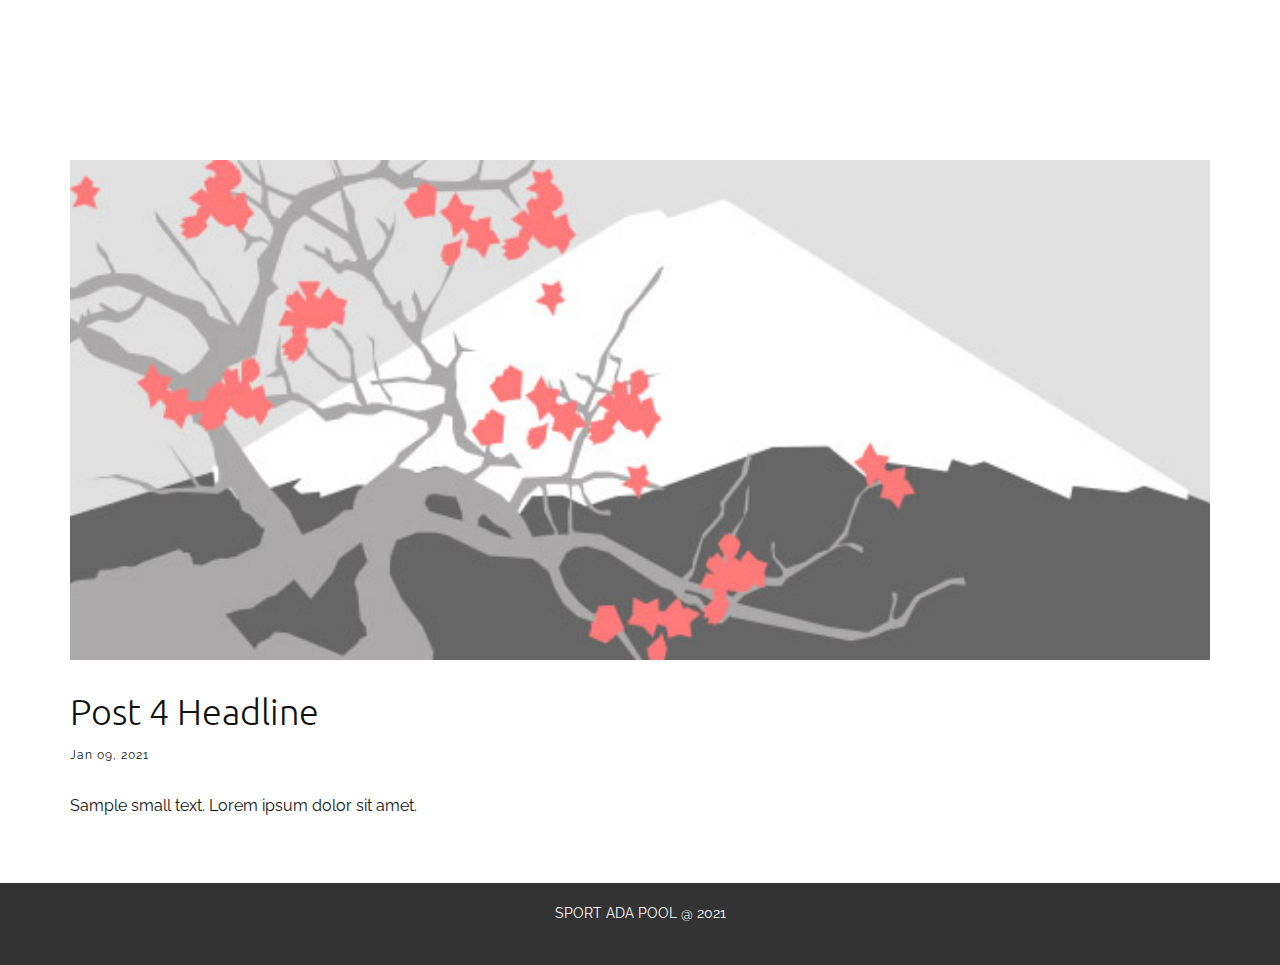
<file: blog/post-3.html>
<!doctype html>
<html style="font-size: 16px;"><head>
    <meta name="viewport" content="width=device-width, initial-scale=1.0">
    <meta charset="utf-8">
    <meta name="keywords" content="Blog Post 1">
    <meta name="description" content="">
    <meta name="page_type" content="np-template-header-footer-from-plugin">
    <title>Post 4 Headline</title>
    <link rel="stylesheet" href="../nicepage.css" media="screen">
<link rel="stylesheet" href="../Post-Template.css" media="screen">
    <script class="u-script" type="text/javascript" src="../jquery.js" defer=""></script>
    <script class="u-script" type="text/javascript" src="../nicepage.js" defer=""></script>
    <link rel="icon" href="../images/favicon.jpg">
    <link id="u-theme-google-font" rel="stylesheet" href="https://fonts.googleapis.com/css?family=Ubuntu:300,300i,400,400i,500,500i,700,700i|Raleway:100,100i,200,200i,300,300i,400,400i,500,500i,600,600i,700,700i,800,800i,900,900i">
    
    
    <script type="application/ld+json">{
		"@context": "http://schema.org",
		"@type": "Organization",
		"name": "SPORT ADA POOL",
		"url": "index.html"
}</script>
    <meta property="og:title" content="Post Template">
    <meta property="og:type" content="website">
    <meta name="theme-color" content="#f26a8c">
    <link rel="canonical" href="../index.html">
    <meta property="og:url" content="index.html">
  </head>
  <body class="u-body"><header class="u-align-left u-clearfix u-header u-header" id="sec-177f"><div class="u-clearfix u-sheet u-sheet-1"></div></header>
    <section class="u-clearfix u-section-1" id="sec-2f83">
      <div class="u-clearfix u-sheet u-sheet-1">
        <img src="[data-uri]" alt="" class="u-blog-control u-expanded-width u-image u-image-default u-image-1" data-image-width="1080" data-image-height="1080">
        <h2 class="u-blog-control u-custom-font u-expanded-width u-heading-font u-text u-text-1">Post 4 Headline</h2>
        <div class="u-metadata u-metadata-1">
          <span class="u-meta-date u-meta-icon">Jan 09, 2021</span>
          
          
        </div>
        <div class="u-blog-control u-expanded-width-sm u-expanded-width-xl u-expanded-width-xs u-post-content u-text u-text-2 fr-view">
  Sample small text. Lorem ipsum dolor sit amet.
  </div>
      </div>
    </section>
    
    
    <footer class="u-align-center u-clearfix u-footer u-grey-80 u-footer" id="sec-0db4"><div class="u-clearfix u-sheet u-sheet-1">
        <p class="u-small-text u-text u-text-variant u-text-1">SPORT ADA POOL @ 2021</p>
      </div></footer>
  
</body></html>
</file>
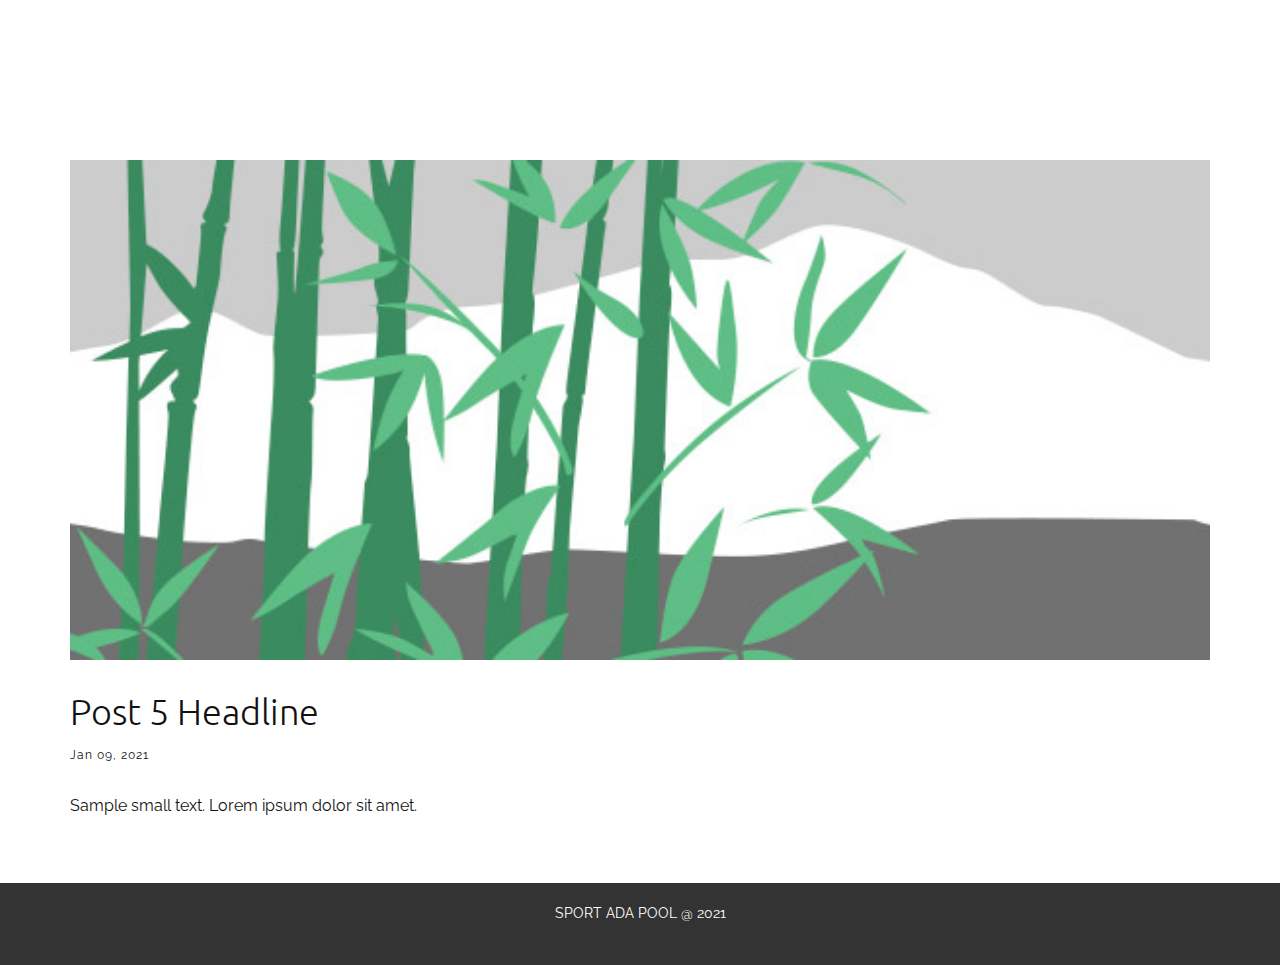
<file: blog/post-4.html>
<!doctype html>
<html style="font-size: 16px;"><head>
    <meta name="viewport" content="width=device-width, initial-scale=1.0">
    <meta charset="utf-8">
    <meta name="keywords" content="Blog Post 1">
    <meta name="description" content="">
    <meta name="page_type" content="np-template-header-footer-from-plugin">
    <title>Post 5 Headline</title>
    <link rel="stylesheet" href="../nicepage.css" media="screen">
<link rel="stylesheet" href="../Post-Template.css" media="screen">
    <script class="u-script" type="text/javascript" src="../jquery.js" defer=""></script>
    <script class="u-script" type="text/javascript" src="../nicepage.js" defer=""></script>
    <link rel="icon" href="../images/favicon.jpg">
    <link id="u-theme-google-font" rel="stylesheet" href="https://fonts.googleapis.com/css?family=Ubuntu:300,300i,400,400i,500,500i,700,700i|Raleway:100,100i,200,200i,300,300i,400,400i,500,500i,600,600i,700,700i,800,800i,900,900i">
    
    
    <script type="application/ld+json">{
		"@context": "http://schema.org",
		"@type": "Organization",
		"name": "SPORT ADA POOL",
		"url": "index.html"
}</script>
    <meta property="og:title" content="Post Template">
    <meta property="og:type" content="website">
    <meta name="theme-color" content="#f26a8c">
    <link rel="canonical" href="../index.html">
    <meta property="og:url" content="index.html">
  </head>
  <body class="u-body"><header class="u-align-left u-clearfix u-header u-header" id="sec-177f"><div class="u-clearfix u-sheet u-sheet-1"></div></header>
    <section class="u-clearfix u-section-1" id="sec-2f83">
      <div class="u-clearfix u-sheet u-sheet-1">
        <img src="[data-uri]" alt="" class="u-blog-control u-expanded-width u-image u-image-default u-image-1" data-image-width="1080" data-image-height="1080">
        <h2 class="u-blog-control u-custom-font u-expanded-width u-heading-font u-text u-text-1">Post 5 Headline</h2>
        <div class="u-metadata u-metadata-1">
          <span class="u-meta-date u-meta-icon">Jan 09, 2021</span>
          
          
        </div>
        <div class="u-blog-control u-expanded-width-sm u-expanded-width-xl u-expanded-width-xs u-post-content u-text u-text-2 fr-view">
  Sample small text. Lorem ipsum dolor sit amet.
  </div>
      </div>
    </section>
    
    
    <footer class="u-align-center u-clearfix u-footer u-grey-80 u-footer" id="sec-0db4"><div class="u-clearfix u-sheet u-sheet-1">
        <p class="u-small-text u-text u-text-variant u-text-1">SPORT ADA POOL @ 2021</p>
      </div></footer>
  
</body></html>
</file>
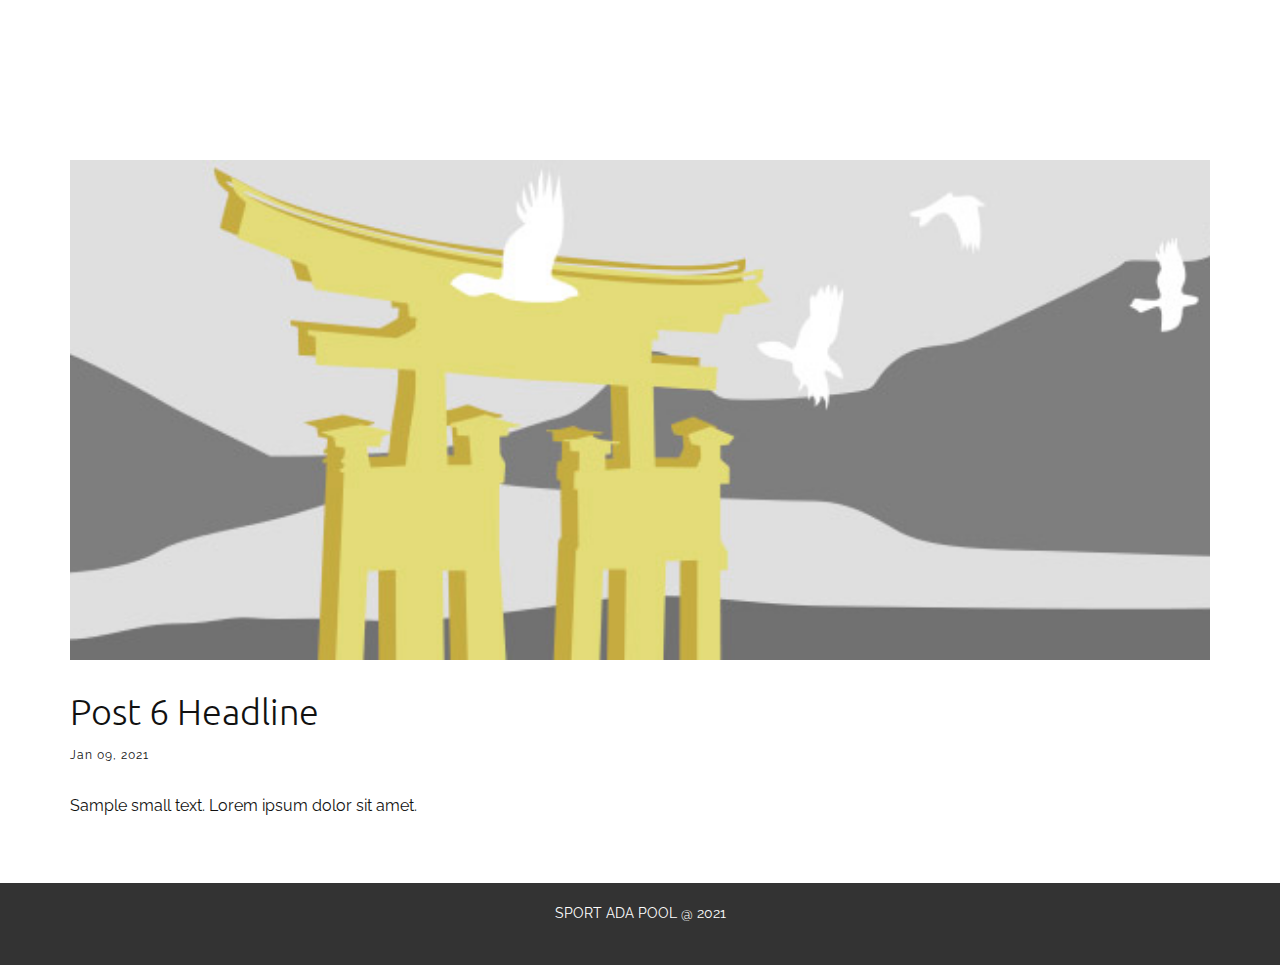
<file: blog/post-5.html>
<!doctype html>
<html style="font-size: 16px;"><head>
    <meta name="viewport" content="width=device-width, initial-scale=1.0">
    <meta charset="utf-8">
    <meta name="keywords" content="Blog Post 1">
    <meta name="description" content="">
    <meta name="page_type" content="np-template-header-footer-from-plugin">
    <title>Post 6 Headline</title>
    <link rel="stylesheet" href="../nicepage.css" media="screen">
<link rel="stylesheet" href="../Post-Template.css" media="screen">
    <script class="u-script" type="text/javascript" src="../jquery.js" defer=""></script>
    <script class="u-script" type="text/javascript" src="../nicepage.js" defer=""></script>
    <link rel="icon" href="../images/favicon.jpg">
    <link id="u-theme-google-font" rel="stylesheet" href="https://fonts.googleapis.com/css?family=Ubuntu:300,300i,400,400i,500,500i,700,700i|Raleway:100,100i,200,200i,300,300i,400,400i,500,500i,600,600i,700,700i,800,800i,900,900i">
    
    
    <script type="application/ld+json">{
		"@context": "http://schema.org",
		"@type": "Organization",
		"name": "SPORT ADA POOL",
		"url": "index.html"
}</script>
    <meta property="og:title" content="Post Template">
    <meta property="og:type" content="website">
    <meta name="theme-color" content="#f26a8c">
    <link rel="canonical" href="../index.html">
    <meta property="og:url" content="index.html">
  </head>
  <body class="u-body"><header class="u-align-left u-clearfix u-header u-header" id="sec-177f"><div class="u-clearfix u-sheet u-sheet-1"></div></header>
    <section class="u-clearfix u-section-1" id="sec-2f83">
      <div class="u-clearfix u-sheet u-sheet-1">
        <img src="[data-uri]" alt="" class="u-blog-control u-expanded-width u-image u-image-default u-image-1" data-image-width="1080" data-image-height="1080">
        <h2 class="u-blog-control u-custom-font u-expanded-width u-heading-font u-text u-text-1">Post 6 Headline</h2>
        <div class="u-metadata u-metadata-1">
          <span class="u-meta-date u-meta-icon">Jan 09, 2021</span>
          
          
        </div>
        <div class="u-blog-control u-expanded-width-sm u-expanded-width-xl u-expanded-width-xs u-post-content u-text u-text-2 fr-view">
  Sample small text. Lorem ipsum dolor sit amet.
  </div>
      </div>
    </section>
    
    
    <footer class="u-align-center u-clearfix u-footer u-grey-80 u-footer" id="sec-0db4"><div class="u-clearfix u-sheet u-sheet-1">
        <p class="u-small-text u-text u-text-variant u-text-1">SPORT ADA POOL @ 2021</p>
      </div></footer>
  
</body></html>
</file>
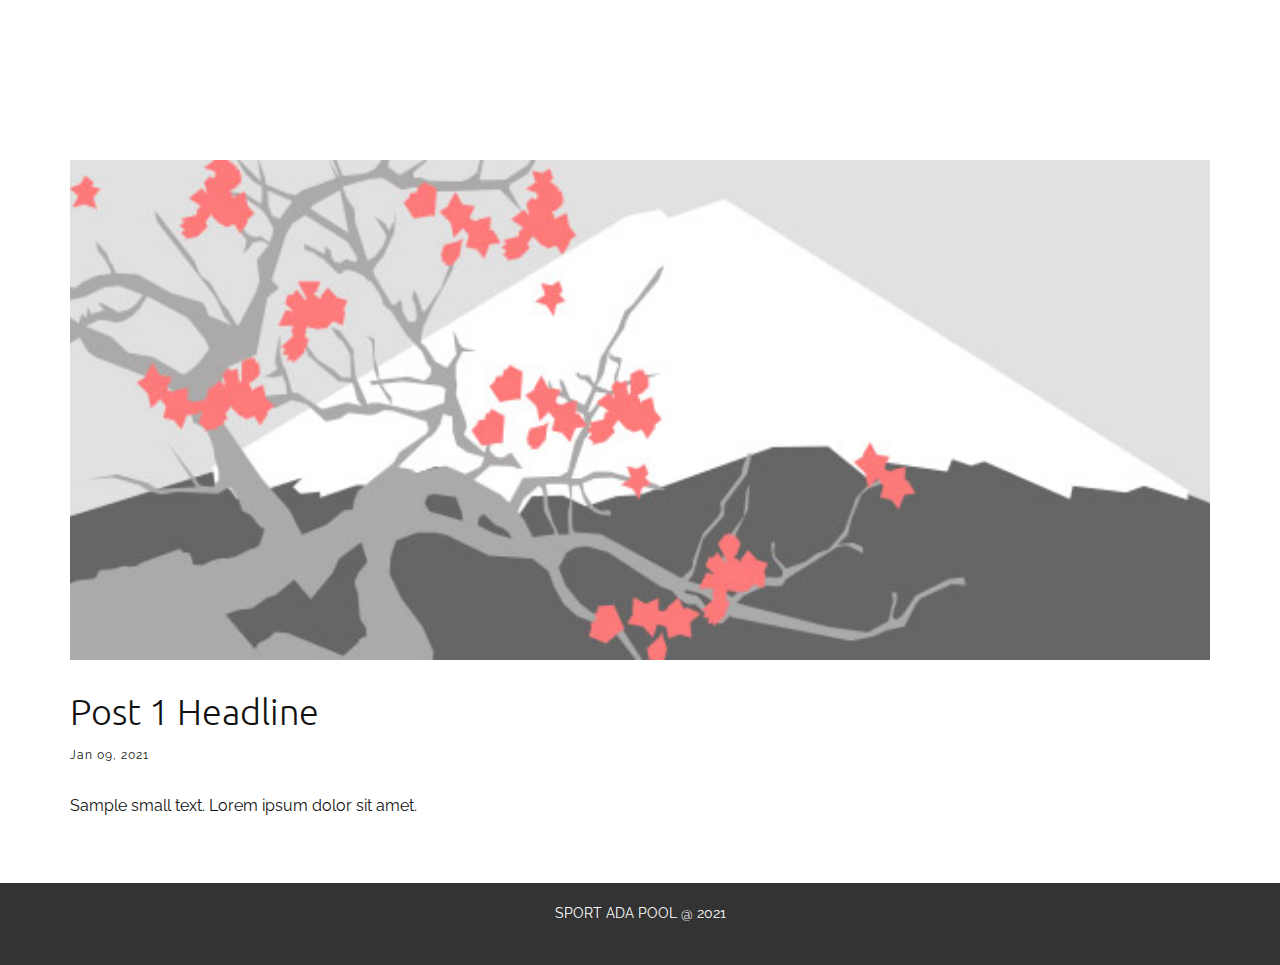
<file: blog/post.html>
<!doctype html>
<html style="font-size: 16px;"><head>
    <meta name="viewport" content="width=device-width, initial-scale=1.0">
    <meta charset="utf-8">
    <meta name="keywords" content="Blog Post 1">
    <meta name="description" content="">
    <meta name="page_type" content="np-template-header-footer-from-plugin">
    <title>Post 1 Headline</title>
    <link rel="stylesheet" href="../nicepage.css" media="screen">
<link rel="stylesheet" href="../Post-Template.css" media="screen">
    <script class="u-script" type="text/javascript" src="../jquery.js" defer=""></script>
    <script class="u-script" type="text/javascript" src="../nicepage.js" defer=""></script>
    <link rel="icon" href="../images/favicon.jpg">
    <link id="u-theme-google-font" rel="stylesheet" href="https://fonts.googleapis.com/css?family=Ubuntu:300,300i,400,400i,500,500i,700,700i|Raleway:100,100i,200,200i,300,300i,400,400i,500,500i,600,600i,700,700i,800,800i,900,900i">
    
    
    <script type="application/ld+json">{
		"@context": "http://schema.org",
		"@type": "Organization",
		"name": "SPORT ADA POOL",
		"url": "index.html"
}</script>
    <meta property="og:title" content="Post Template">
    <meta property="og:type" content="website">
    <meta name="theme-color" content="#f26a8c">
    <link rel="canonical" href="../index.html">
    <meta property="og:url" content="index.html">
  </head>
  <body class="u-body"><header class="u-align-left u-clearfix u-header u-header" id="sec-177f"><div class="u-clearfix u-sheet u-sheet-1"></div></header>
    <section class="u-clearfix u-section-1" id="sec-2f83">
      <div class="u-clearfix u-sheet u-sheet-1">
        <img src="[data-uri]" alt="" class="u-blog-control u-expanded-width u-image u-image-default u-image-1" data-image-width="1080" data-image-height="1080">
        <h2 class="u-blog-control u-custom-font u-expanded-width u-heading-font u-text u-text-1">Post 1 Headline</h2>
        <div class="u-metadata u-metadata-1">
          <span class="u-meta-date u-meta-icon">Jan 09, 2021</span>
          
          
        </div>
        <div class="u-blog-control u-expanded-width-sm u-expanded-width-xl u-expanded-width-xs u-post-content u-text u-text-2 fr-view">
  Sample small text. Lorem ipsum dolor sit amet.
  </div>
      </div>
    </section>
    
    
    <footer class="u-align-center u-clearfix u-footer u-grey-80 u-footer" id="sec-0db4"><div class="u-clearfix u-sheet u-sheet-1">
        <p class="u-small-text u-text u-text-variant u-text-1">SPORT ADA POOL @ 2021</p>
      </div></footer>
  
</body></html>
</file>
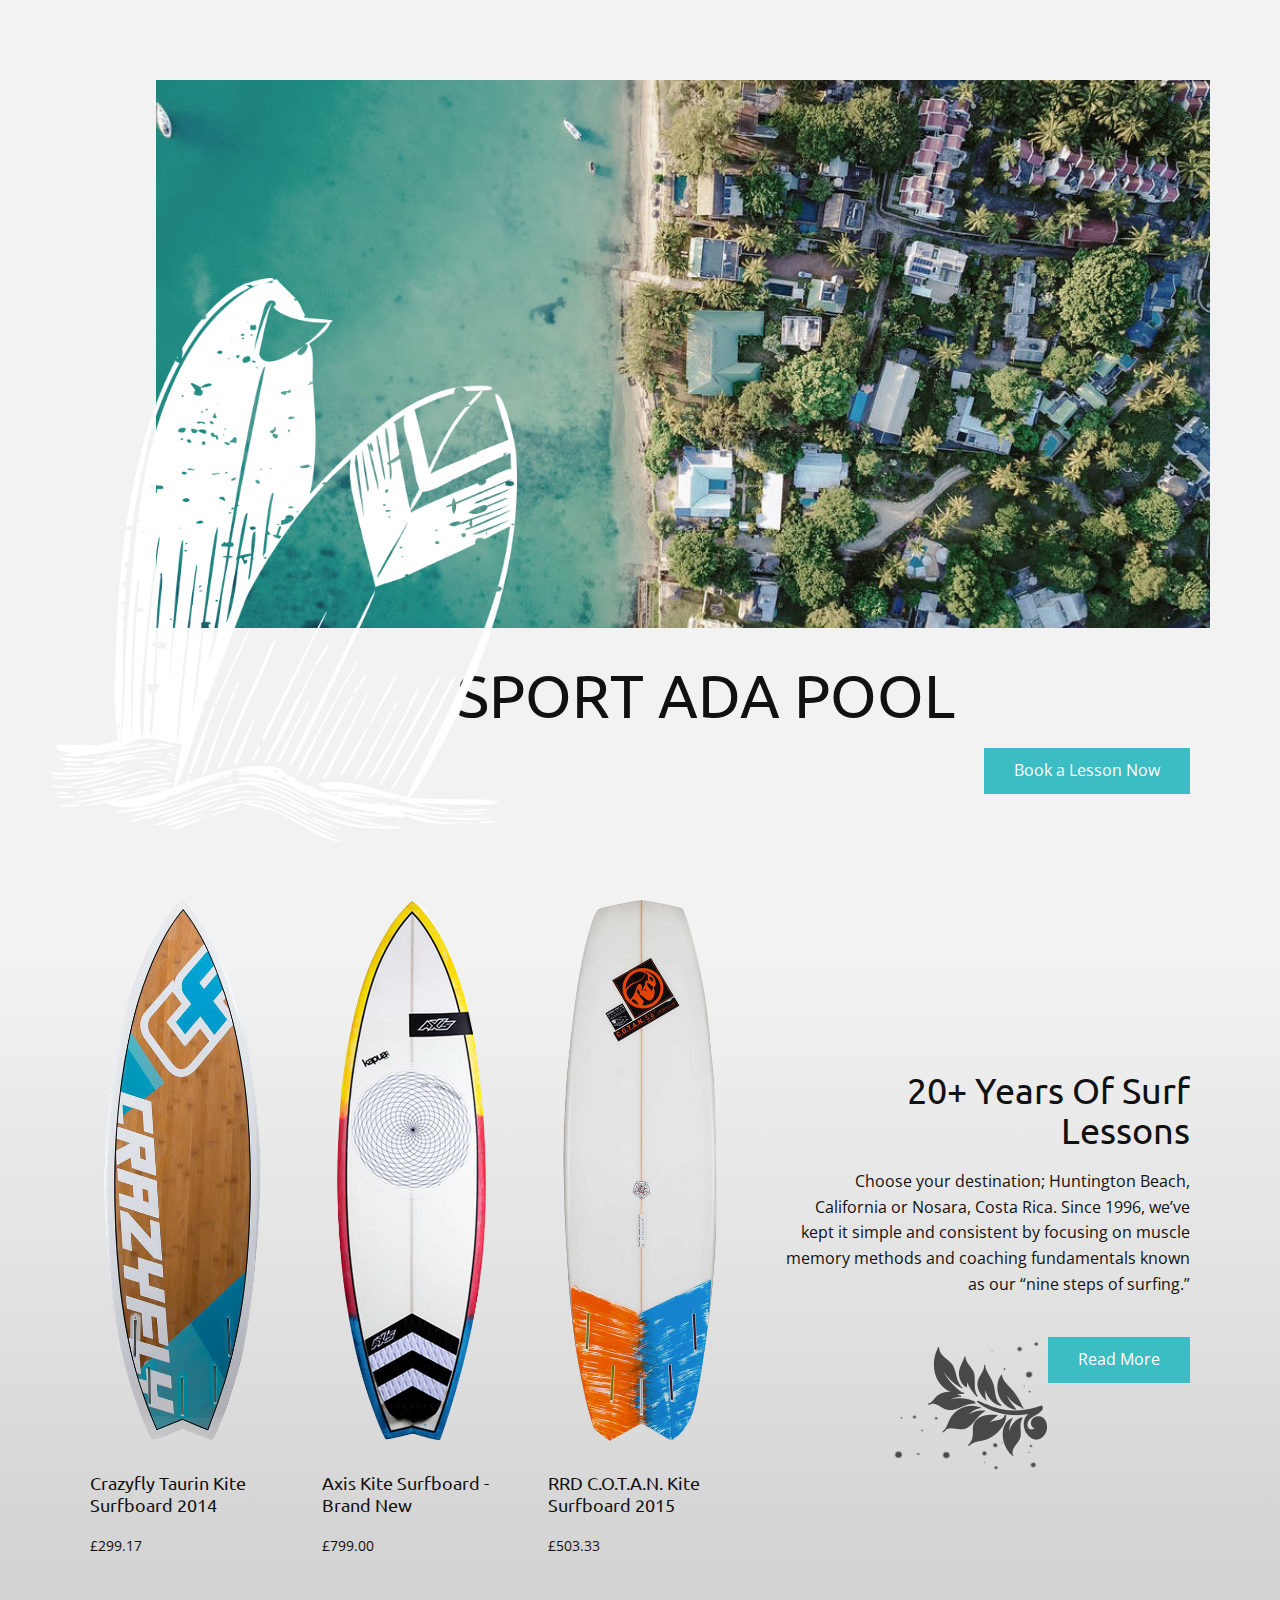
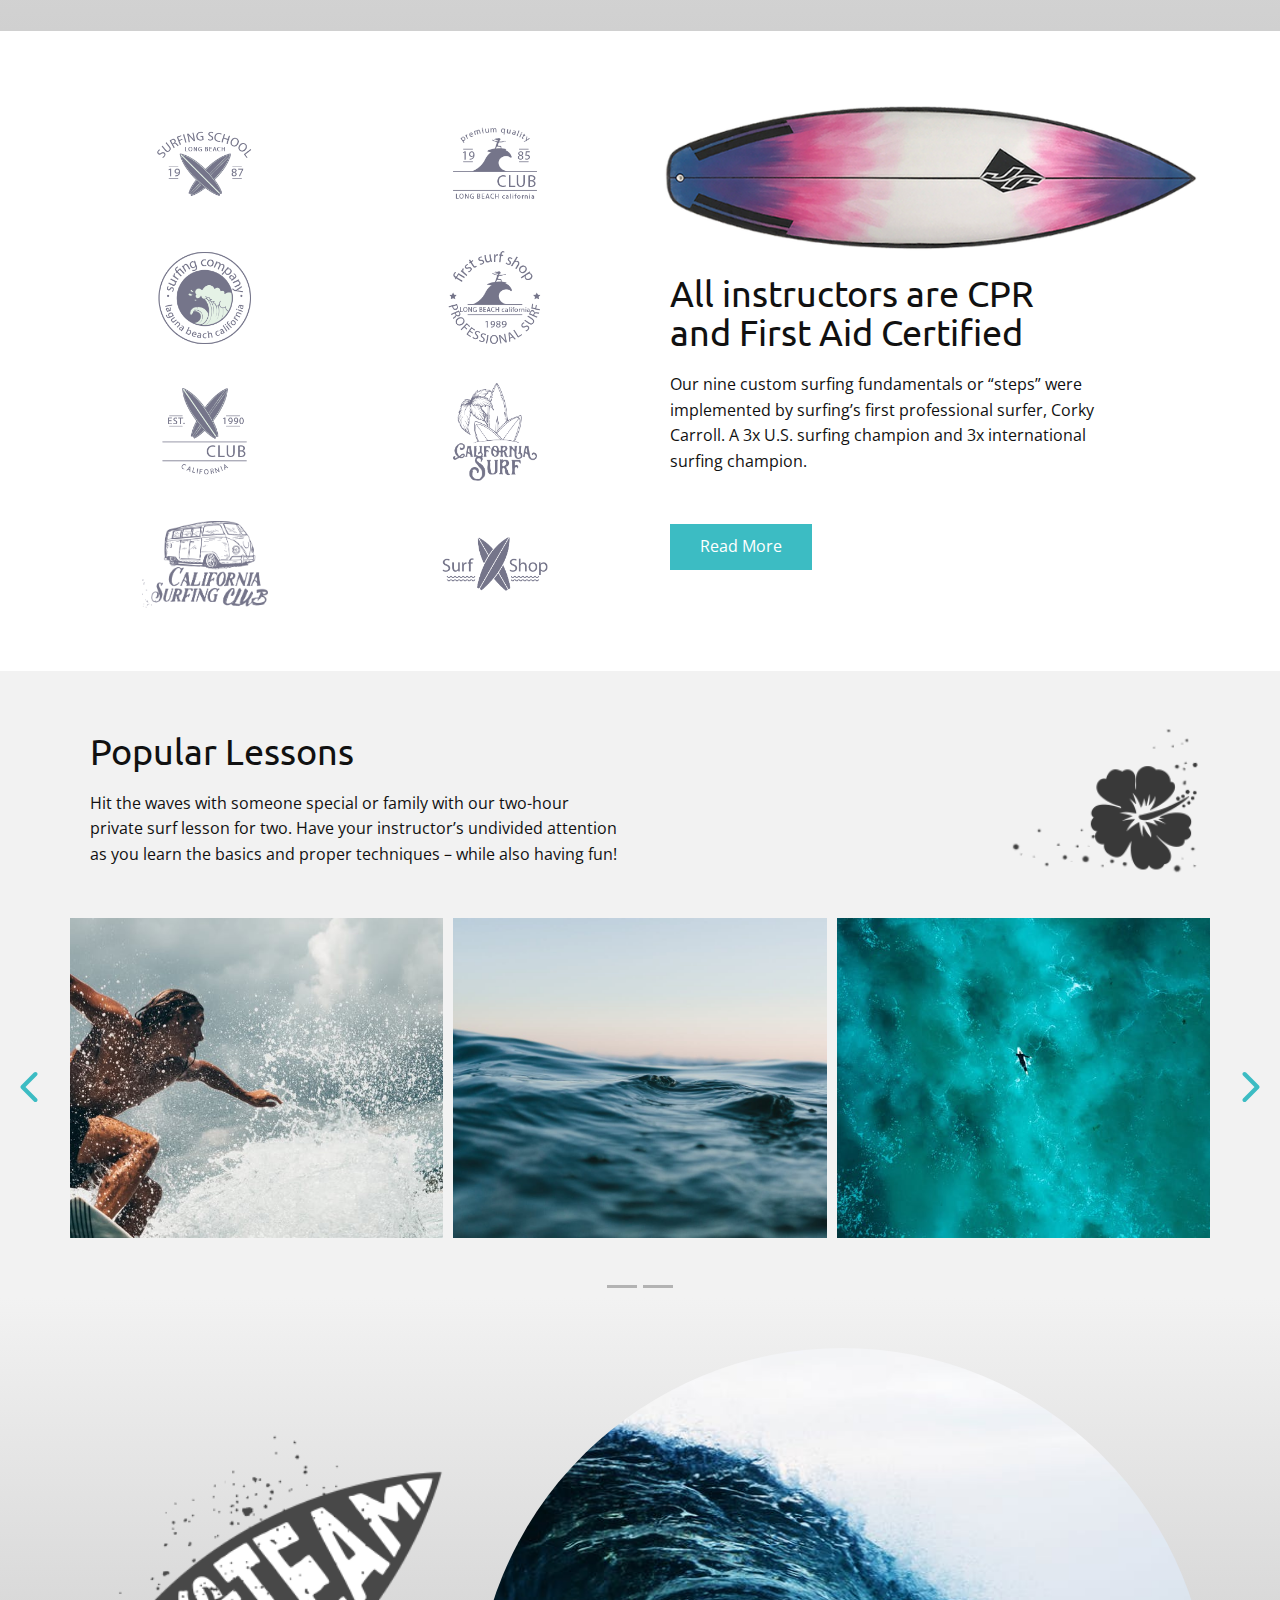
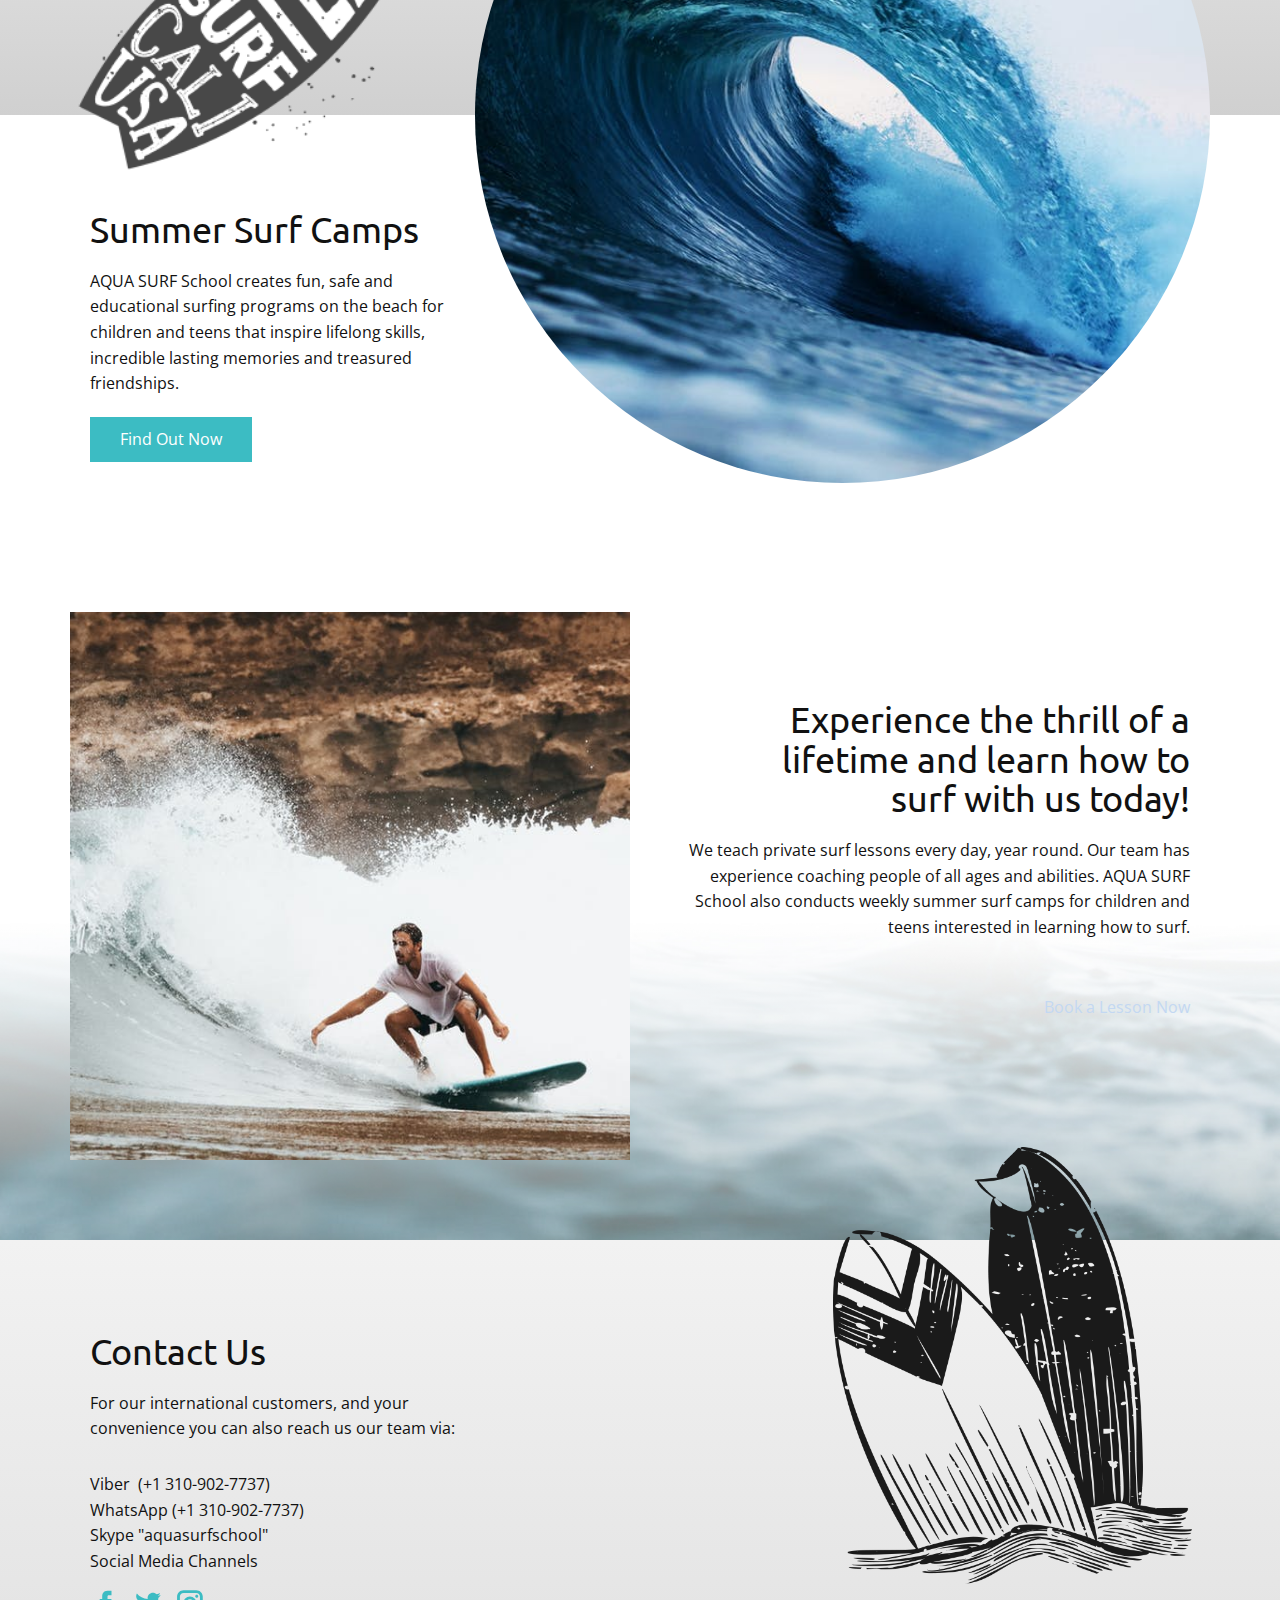
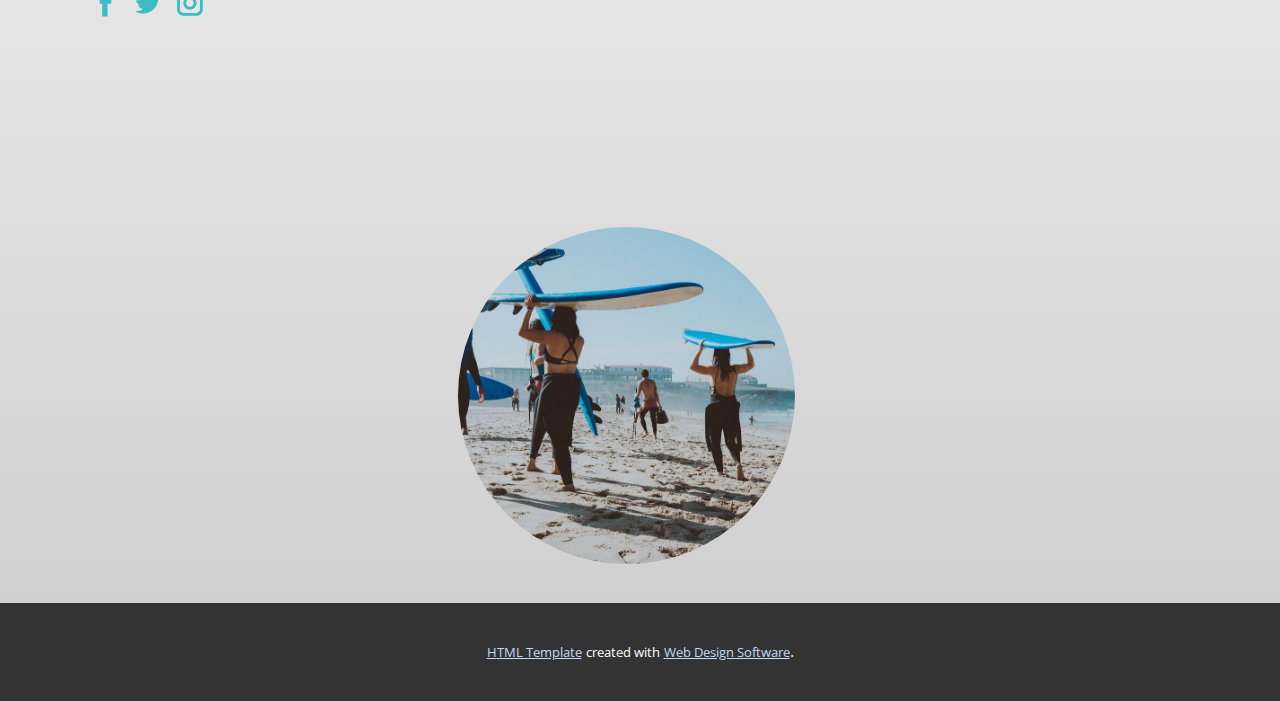
<file: sportadapool/Page-1.html>
<!DOCTYPE html>
<html style="font-size: 16px;">
  <head>
    <meta name="viewport" content="width=device-width, initial-scale=1.0">
    <meta charset="utf-8">
    <meta name="keywords" content="Surf Lessons at The Legendary Pleasure Point, 20+ Years Of Surf Lessons, All instructors are CPR and First Aid Certified, Popular Lessons, Summer Surf Camps, Experience the thrill of a lifetime and learn how to surf with us today!, Contact Us">
    <meta name="description" content="">
    <meta name="page_type" content="np-template-header-footer-from-plugin">
    <title>Page 1</title>
    <link rel="stylesheet" href="nicepage.css" media="screen">
<link rel="stylesheet" href="Page-1.css" media="screen">
    <script class="u-script" type="text/javascript" src="jquery.js" defer=""></script>
    <script class="u-script" type="text/javascript" src="nicepage.js" defer=""></script>
    <meta name="generator" content="Nicepage 3.3.3, nicepage.com">
    
    
    <link id="u-theme-google-font" rel="stylesheet" href="https://fonts.googleapis.com/css?family=Roboto:100,100i,300,300i,400,400i,500,500i,700,700i,900,900i|Open+Sans:300,300i,400,400i,600,600i,700,700i,800,800i">
    <link id="u-page-google-font" rel="stylesheet" href="https://fonts.googleapis.com/css?family=Ubuntu:300,300i,400,400i,500,500i,700,700i">
    
    
    
    
    
    
    
    
    <script type="application/ld+json">{
		"@context": "http://schema.org",
		"@type": "Organization",
		"name": "sportadapool",
		"url": "index.html"
}</script>
    <meta property="og:title" content="Page 1">
    <meta property="og:type" content="website">
    <meta name="theme-color" content="#73a3de">
    <link rel="canonical" href="index.html">
    <meta property="og:url" content="index.html">
  </head>
  <body class="u-body"> 
    <section class="u-clearfix u-palette-5-light-3 u-section-1" id="sec-9234">
      <div class="u-clearfix u-sheet u-sheet-1">
        <img src="images/pexelsphoto417351.jpeg" alt="" class="u-expanded-width-sm u-expanded-width-xs u-image u-image-default u-image-1">
        <div class="u-container-style u-group u-group-1">
          <div class="u-container-layout u-container-layout-1">
            <h1 class="u-custom-font u-font-ubuntu u-text u-title u-text-1">SPORT ADA POOL</h1>
            <a href="https://nicepage.com/html-templates" class="u-btn u-button-style u-palette-3-base u-btn-1">Book a Lesson Now</a>
          </div>
        </div>
      </div>
      <img src="images/surf5.png" alt="" class="u-image u-image-contain u-image-default u-image-2" data-image-width="588" data-image-height="714">
    </section>
    <section class="u-clearfix u-gradient u-section-2" id="sec-2e6b">
      <div class="u-clearfix u-sheet u-sheet-1">
        <div class="u-clearfix u-expanded-width-lg u-expanded-width-md u-expanded-width-xl u-gutter-20 u-layout-wrap u-layout-wrap-1">
          <div class="u-layout">
            <div class="u-layout-row">
              <div class="u-align-center-sm u-align-center-xs u-container-style u-expand-resize u-layout-cell u-left-cell u-size-12 u-size-30-md u-layout-cell-1">
                <div class="u-container-layout u-container-layout-1">
                  <img class="u-image u-image-contain u-image-1" src="images/crazyfly14taurin58surfcutoutzoom.png">
                  <h4 class="u-align-left-lg u-align-left-md u-align-left-xl u-custom-font u-font-ubuntu u-text u-text-1">Crazyfly Taurin Kite Surfboard 2014</h4>
                  <p class="u-align-left-lg u-align-left-md u-align-left-xl u-text u-text-2">£299.17</p>
                </div>
              </div>
              <div class="u-align-center-sm u-align-center-xs u-container-style u-layout-cell u-size-12 u-size-30-md u-layout-cell-2">
                <div class="u-container-layout u-container-layout-2">
                  <img class="u-image u-image-contain u-image-2" src="images/axis2016kapuasurfboardcutoutzoom.png">
                  <h4 class="u-custom-font u-font-ubuntu u-text u-text-3">Axis Kite Surfboard - Brand New</h4>
                  <p class="u-text u-text-4">£799.00</p>
                </div>
              </div>
              <div class="u-align-center-sm u-align-center-xs u-container-style u-layout-cell u-size-12 u-size-30-md u-layout-cell-3">
                <div class="u-container-layout u-container-layout-3">
                  <img class="u-image u-image-contain u-image-3" src="images/rrdcotankitesurfboard2015alt3zoom.png">
                  <h4 class="u-custom-font u-font-ubuntu u-text u-text-5">RRD C.O.T.A.N. Kite Surfboard 2015</h4>
                  <p class="u-align-left-lg u-align-left-md u-align-left-xl u-text u-text-6">£503.33</p>
                </div>
              </div>
              <div class="u-align-right u-container-style u-layout-cell u-right-cell u-size-24 u-size-30-md u-layout-cell-4">
                <div class="u-container-layout u-container-layout-4">
                  <h2 class="u-custom-font u-font-ubuntu u-text u-text-7">20+ Years Of Surf Lessons</h2>
                  <p class="u-text u-text-8">Choose your destination; Huntington Beach, California or Nosara, Costa Rica. Since 1996, we’ve kept it simple and consistent by focusing on muscle memory methods and coaching fundamentals known as our “nine steps of surfing.”</p>
                  <img src="images/Untitled5.png" alt="" class="u-image u-image-contain u-image-default u-image-4" data-image-width="171" data-image-height="154">
                  <a href="https://nicepage.com" class="u-btn u-button-style u-palette-3-base u-btn-1">Read More</a>
                </div>
              </div>
            </div>
          </div>
        </div>
      </div>
    </section>
    <section class="u-clearfix u-section-3" id="sec-24c1">
      <div class="u-clearfix u-sheet u-sheet-1">
        <div class="u-clearfix u-expanded-width u-gutter-20 u-layout-wrap u-layout-wrap-1">
          <div class="u-layout">
            <div class="u-layout-row">
              <div class="u-size-30 u-size-60-md">
                <div class="u-layout-col">
                  <div class="u-size-15">
                    <div class="u-layout-row">
                      <div class="u-container-style u-expand-resize u-layout-cell u-left-cell u-size-30 u-layout-cell-1">
                        <div class="u-container-layout">
                          <img class="u-image u-image-contain u-opacity u-opacity-60 u-image-1" src="images/8.png">
                        </div>
                      </div>
                      <div class="u-container-style u-layout-cell u-size-30 u-layout-cell-2">
                        <div class="u-container-layout">
                          <img class="u-image u-image-contain u-opacity u-opacity-60 u-image-2" src="images/9.png">
                        </div>
                      </div>
                    </div>
                  </div>
                  <div class="u-size-15">
                    <div class="u-layout-row">
                      <div class="u-container-style u-layout-cell u-left-cell u-size-30 u-layout-cell-3">
                        <div class="u-container-layout">
                          <img class="u-image u-image-contain u-opacity u-opacity-60 u-image-3" src="images/11.png">
                        </div>
                      </div>
                      <div class="u-container-style u-layout-cell u-size-30 u-layout-cell-4">
                        <div class="u-container-layout">
                          <img class="u-image u-image-contain u-opacity u-opacity-60 u-image-4" src="images/12.png">
                        </div>
                      </div>
                    </div>
                  </div>
                  <div class="u-size-15">
                    <div class="u-layout-row">
                      <div class="u-container-style u-layout-cell u-left-cell u-size-30 u-layout-cell-5">
                        <div class="u-container-layout">
                          <img class="u-image u-image-contain u-opacity u-opacity-60 u-image-5" src="images/10.png">
                        </div>
                      </div>
                      <div class="u-container-style u-layout-cell u-size-30 u-layout-cell-6">
                        <div class="u-container-layout">
                          <img class="u-image u-image-contain u-opacity u-opacity-60 u-image-6" src="images/surf4.png">
                        </div>
                      </div>
                    </div>
                  </div>
                  <div class="u-size-15">
                    <div class="u-layout-row">
                      <div class="u-container-style u-layout-cell u-left-cell u-size-30 u-layout-cell-7">
                        <div class="u-container-layout">
                          <img class="u-image u-image-contain u-opacity u-opacity-60 u-image-7" src="images/surf3.png">
                        </div>
                      </div>
                      <div class="u-container-style u-layout-cell u-size-30 u-layout-cell-8">
                        <div class="u-container-layout">
                          <img class="u-image u-image-contain u-opacity u-opacity-60 u-image-8" src="images/surf2.png">
                        </div>
                      </div>
                    </div>
                  </div>
                </div>
              </div>
              <div class="u-size-30 u-size-60-md">
                <div class="u-layout-col">
                  <div class="u-container-style u-layout-cell u-right-cell u-size-60 u-layout-cell-9">
                    <div class="u-container-layout u-container-layout-9">
                      <img src="images/144365386658ae_362.png" alt="" class="u-expanded-width-sm u-expanded-width-xs u-image u-image-contain u-image-default u-image-9">
                      <h2 class="u-custom-font u-font-ubuntu u-text u-text-1">All instructors are CPR and First Aid Certified</h2>
                      <p class="u-text u-text-2">Our nine custom surfing fundamentals or “steps” were implemented by surfing’s first professional surfer, Corky Carroll. A 3x U.S. surfing champion and 3x international surfing champion.</p>
                      <a href="https://nicepage.com/website-templates" class="u-btn u-button-style u-palette-3-base u-btn-1">Read More</a>
                    </div>
                  </div>
                </div>
              </div>
            </div>
          </div>
        </div>
      </div>
    </section>
    <section class="u-carousel u-slide u-block-8474-1" id="carousel_fe9a" data-interval="5000" data-u-ride="carousel">
      <ol class="u-absolute-hcenter u-carousel-indicators u-block-8474-2">
        <li data-u-target="#carousel_fe9a" class="u-active u-grey-30" data-u-slide-to="0"></li>
        <li data-u-target="#carousel_fe9a" class="u-grey-30" data-u-slide-to="1"></li>
      </ol>
      <div class="u-carousel-inner" role="listbox">
        <div class="u-active u-carousel-item u-clearfix u-palette-5-base u-section-4-1">
          <div class="u-clearfix u-sheet u-sheet-1">
            <div class="u-container-style u-group u-group-1">
              <div class="u-container-layout u-container-layout-1">
                <h2 class="u-custom-font u-font-ubuntu u-text u-text-1">Popular Lessons</h2>
                <p class="u-text u-text-2">Hit the waves with someone special or family with our two-hour private surf lesson for two. Have your instructor’s undivided attention as you learn the basics and proper techniques – while also having fun!</p>
              </div>
            </div>
            <img src="images/Untitled4.png" alt="" class="u-image u-image-contain u-image-default u-image-1">
            <div class="u-clearfix u-expanded-width u-gutter-10 u-layout-wrap u-layout-wrap-1">
              <div class="u-layout">
                <div class="u-layout-row">
                  <div class="u-align-left u-container-style u-image u-layout-cell u-left-cell u-size-20 u-size-20-md u-image-2">
                    <div class="u-container-layout"></div>
                  </div>
                  <div class="u-align-left u-container-style u-image u-layout-cell u-size-20 u-size-20-md u-image-3">
                    <div class="u-container-layout"></div>
                  </div>
                  <div class="u-align-left u-container-style u-image u-layout-cell u-right-cell u-size-20 u-size-20-md u-image-4">
                    <div class="u-container-layout"></div>
                  </div>
                </div>
              </div>
            </div>
          </div>
        </div>
        <div class="u-carousel-item u-clearfix u-palette-5-base u-section-4-2">
          <div class="u-clearfix u-sheet u-sheet-1">
            <div class="u-clearfix u-expanded-width u-gutter-10 u-layout-wrap u-layout-wrap-1">
              <div class="u-layout">
                <div class="u-layout-row">
                  <div class="u-align-left u-container-style u-image u-layout-cell u-left-cell u-size-20 u-size-20-md u-image-1">
                    <div class="u-container-layout u-container-layout-1"></div>
                  </div>
                  <div class="u-align-left u-container-style u-image u-layout-cell u-size-20 u-size-20-md u-image-2">
                    <div class="u-container-layout u-container-layout-2"></div>
                  </div>
                  <div class="u-align-left u-container-style u-image u-layout-cell u-right-cell u-size-20 u-size-20-md u-image-3">
                    <div class="u-container-layout"></div>
                  </div>
                </div>
              </div>
            </div>
          </div>
        </div>
      </div>
      <a class="u-carousel-control u-carousel-control-prev u-text-palette-3-base u-block-8474-3" href="#carousel_fe9a" role="button" data-u-slide="prev">
        <span aria-hidden="true">
          <svg viewBox="0 0 451.847 451.847"><path d="M97.141,225.92c0-8.095,3.091-16.192,9.259-22.366L300.689,9.27c12.359-12.359,32.397-12.359,44.751,0
c12.354,12.354,12.354,32.388,0,44.748L173.525,225.92l171.903,171.909c12.354,12.354,12.354,32.391,0,44.744
c-12.354,12.365-32.386,12.365-44.745,0l-194.29-194.281C100.226,242.115,97.141,234.018,97.141,225.92z"></path></svg>
        </span>
        <span class="sr-only">
          <svg viewBox="0 0 451.847 451.847"><path d="M97.141,225.92c0-8.095,3.091-16.192,9.259-22.366L300.689,9.27c12.359-12.359,32.397-12.359,44.751,0
c12.354,12.354,12.354,32.388,0,44.748L173.525,225.92l171.903,171.909c12.354,12.354,12.354,32.391,0,44.744
c-12.354,12.365-32.386,12.365-44.745,0l-194.29-194.281C100.226,242.115,97.141,234.018,97.141,225.92z"></path></svg>
        </span>
      </a>
      <a class="u-carousel-control u-carousel-control-next u-text-palette-3-base u-block-8474-4" href="#carousel_fe9a" role="button" data-u-slide="next">
        <span aria-hidden="true">
          <svg viewBox="0 0 451.846 451.847"><path d="M345.441,248.292L151.154,442.573c-12.359,12.365-32.397,12.365-44.75,0c-12.354-12.354-12.354-32.391,0-44.744
L278.318,225.92L106.409,54.017c-12.354-12.359-12.354-32.394,0-44.748c12.354-12.359,32.391-12.359,44.75,0l194.287,194.284
c6.177,6.18,9.262,14.271,9.262,22.366C354.708,234.018,351.617,242.115,345.441,248.292z"></path></svg>
        </span>
        <span class="sr-only">
          <svg viewBox="0 0 451.846 451.847"><path d="M345.441,248.292L151.154,442.573c-12.359,12.365-32.397,12.365-44.75,0c-12.354-12.354-12.354-32.391,0-44.744
L278.318,225.92L106.409,54.017c-12.354-12.359-12.354-32.394,0-44.748c12.354-12.359,32.391-12.359,44.75,0l194.287,194.284
c6.177,6.18,9.262,14.271,9.262,22.366C354.708,234.018,351.617,242.115,345.441,248.292z"></path></svg>
        </span>
      </a>
    </section>
    <section class="u-clearfix u-section-5" id="carousel_2b0f">
      <div class="u-expanded-width u-gradient u-shape u-shape-rectangle u-shape-1"></div>
      <div class="u-clearfix u-sheet u-sheet-1">
        <div alt="" class="u-expanded-width-xs u-image u-image-circle u-image-1"></div>
        <div class="u-container-style u-expanded-width-sm u-expanded-width-xs u-group u-group-1">
          <div class="u-container-layout u-valign-bottom u-container-layout-1">
            <h2 class="u-custom-font u-font-ubuntu u-text u-text-1">
              <a href="https://www.aquasurf.com/surf-camps">Summer Surf C</a>amps
            </h2>
            <p class="u-text u-text-2">AQUA SURF School creates fun, safe and educational surfing programs on the beach for children and teens that inspire lifelong skills, incredible lasting memories and treasured friendships.</p>
            <a href="https://nicepage.com" class="u-btn u-button-style u-palette-3-base u-btn-1">Find Out Now</a>
          </div>
        </div>
        <img src="images/Untitled3.png" alt="" class="u-expanded-width-xs u-image u-image-contain u-image-default u-image-2" data-image-width="308" data-image-height="285">
      </div>
    </section>
    <section class="u-clearfix u-image u-shading u-section-6" id="sec-ab28">
      <div class="u-clearfix u-sheet u-sheet-1">
        <div class="u-clearfix u-expanded-width u-gutter-20 u-layout-wrap u-layout-wrap-1">
          <div class="u-layout">
            <div class="u-layout-row">
              <div class="u-container-style u-image u-layout-cell u-left-cell u-size-30 u-image-1">
                <div class="u-container-layout"></div>
              </div>
              <div class="u-align-right u-container-style u-layout-cell u-right-cell u-size-30 u-layout-cell-2">
                <div class="u-container-layout u-container-layout-2">
                  <h2 class="u-custom-font u-font-ubuntu u-text u-text-body-color u-text-1">Experience the thrill of a lifetime and learn how to surf with us today!</h2>
                  <p class="u-text u-text-body-color u-text-2">We teach private surf lessons every day, year round. Our team has experience coaching people of all ages and abilities. AQUA SURF School also conducts weekly summer surf camps for children and teens interested in learning
                                    how to surf. <br>
                  </p>
                  <a href="https://nicepage.com/Editor/Siteboard/#">Book a Lesson Now</a>
                  <br>
                </div>
              </div>
            </div>
          </div>
        </div>
      </div>
    </section>
    <section class="u-clearfix u-gradient u-section-7" id="sec-2eeb">
      <div class="u-clearfix u-sheet u-sheet-1">
        <div class="u-clearfix u-expanded-width u-layout-wrap u-layout-wrap-1">
          <div class="u-layout">
            <div class="u-layout-row">
              <div class="u-container-style u-layout-cell u-left-cell u-size-30 u-layout-cell-1">
                <div class="u-container-layout u-container-layout-1">
                  <h2 class="u-custom-font u-font-ubuntu u-text u-text-1">Contact Us</h2>
                  <p class="u-text u-text-2">For our international customers, and your convenience you can also reach us our team via:</p>
                  <p class="u-text u-text-3">Viber &nbsp;(+1 310-902-7737)<br>WhatsApp (+1 310-902-7737)<br>Skype "aquasurfschool"<br>Social Media Channels
                  </p>
                  <div class="u-social-icons u-spacing-10 u-text-palette-3-base u-social-icons-1">
                    <a class="u-social-url" target="_blank" href=""><span class="u-icon u-icon-circle u-social-facebook u-social-type-logo u-icon-1"><svg class="u-svg-link" preserveAspectRatio="xMidYMin slice" viewBox="0 0 112.2 112.2"><use xmlns:xlink="http://www.w3.org/1999/xlink" xlink:href="#svg-805e"></use></svg><svg x="0px" y="0px" viewBox="0 0 112.2 112.2" enable-background="new 0 0 112.2 112.2" xml:space="preserve" id="svg-805e" class="u-svg-content"><path d="M75.5,28.8H65.4c-1.5,0-4,0.9-4,4.3v9.4h13.9l-1.5,15.8H61.4v45.1H42.8V58.3h-8.8V42.4h8.8V32.2 c0-7.4,3.4-18.8,18.8-18.8h13.8v15.4H75.5z"></path></svg></span>
                    </a>
                    <a class="u-social-url" target="_blank" href=""><span class="u-icon u-icon-circle u-social-twitter u-social-type-logo u-icon-2"><svg class="u-svg-link" preserveAspectRatio="xMidYMin slice" viewBox="0 0 112.2 112.2"><use xmlns:xlink="http://www.w3.org/1999/xlink" xlink:href="#svg-ba18"></use></svg><svg x="0px" y="0px" viewBox="0 0 112.2 112.2" enable-background="new 0 0 112.2 112.2" xml:space="preserve" id="svg-ba18" class="u-svg-content"><path d="M92.2,38.2c0,0.8,0,1.6,0,2.3c0,24.3-18.6,52.4-52.6,52.4c-10.6,0.1-20.2-2.9-28.5-8.2 c1.4,0.2,2.9,0.2,4.4,0.2c8.7,0,16.7-2.9,23-7.9c-8.1-0.2-14.9-5.5-17.3-12.8c1.1,0.2,2.4,0.2,3.4,0.2c1.6,0,3.3-0.2,4.8-0.7 c-8.4-1.6-14.9-9.2-14.9-18c0-0.2,0-0.2,0-0.2c2.5,1.4,5.4,2.2,8.4,2.3c-5-3.3-8.3-8.9-8.3-15.4c0-3.4,1-6.5,2.5-9.2 c9.1,11.1,22.7,18.5,38,19.2c-0.2-1.4-0.4-2.8-0.4-4.3c0.1-10,8.3-18.2,18.5-18.2c5.4,0,10.1,2.2,13.5,5.7c4.3-0.8,8.1-2.3,11.7-4.5 c-1.4,4.3-4.3,7.9-8.1,10.1c3.7-0.4,7.3-1.4,10.6-2.9C98.9,32.3,95.7,35.5,92.2,38.2z"></path></svg></span>
                    </a>
                    <a class="u-social-url" target="_blank" href=""><span class="u-icon u-icon-circle u-social-instagram u-social-type-logo u-icon-3"><svg class="u-svg-link" preserveAspectRatio="xMidYMin slice" viewBox="0 0 112.2 112.2"><use xmlns:xlink="http://www.w3.org/1999/xlink" xlink:href="#svg-881b"></use></svg><svg x="0px" y="0px" viewBox="0 0 112.2 112.2" enable-background="new 0 0 112.2 112.2" xml:space="preserve" id="svg-881b" class="u-svg-content"><path d="M55.9,32.9c-12.8,0-23.2,10.4-23.2,23.2s10.4,23.2,23.2,23.2s23.2-10.4,23.2-23.2S68.7,32.9,55.9,32.9z M55.9,69.4c-7.4,0-13.3-6-13.3-13.3c-0.1-7.4,6-13.3,13.3-13.3s13.3,6,13.3,13.3C69.3,63.5,63.3,69.4,55.9,69.4z"></path><path d="M79.7,26.8c-3,0-5.4,2.5-5.4,5.4s2.5,5.4,5.4,5.4c3,0,5.4-2.5,5.4-5.4S82.7,26.8,79.7,26.8z"></path><path d="M78.2,11H33.5C21,11,10.8,21.3,10.8,33.7v44.7c0,12.6,10.2,22.8,22.7,22.8h44.7c12.6,0,22.7-10.2,22.7-22.7 V33.7C100.8,21.1,90.6,11,78.2,11z M91,78.4c0,7.1-5.8,12.8-12.8,12.8H33.5c-7.1,0-12.8-5.8-12.8-12.8V33.7 c0-7.1,5.8-12.8,12.8-12.8h44.7c7.1,0,12.8,5.8,12.8,12.8V78.4z"></path></svg></span>
                    </a>
                  </div>
                </div>
              </div>
              <div class="u-container-style u-expand-resize u-layout-cell u-right-cell u-size-30 u-layout-cell-2">
                <div class="u-container-layout">
                  <img class="u-flip-horizontal u-image u-image-contain u-image-1" src="images/surf.png">
                  <div alt="" class="u-image u-image-circle u-image-2"></div>
                </div>
              </div>
            </div>
          </div>
        </div>
      </div>
    </section>
    
    
    
    <section class="u-backlink u-clearfix u-grey-80">
      <a class="u-link" href="https://nicepage.com/html-templates" target="_blank">
        <span>HTML Template</span>
      </a>
      <p class="u-text">
        <span>created with</span>
      </p>
      <a class="u-link" href="https://nicepage.com/" target="_blank">
        <span>Web Design Software</span>
      </a>. 
    </section>
  </body>
</html>
</file>
